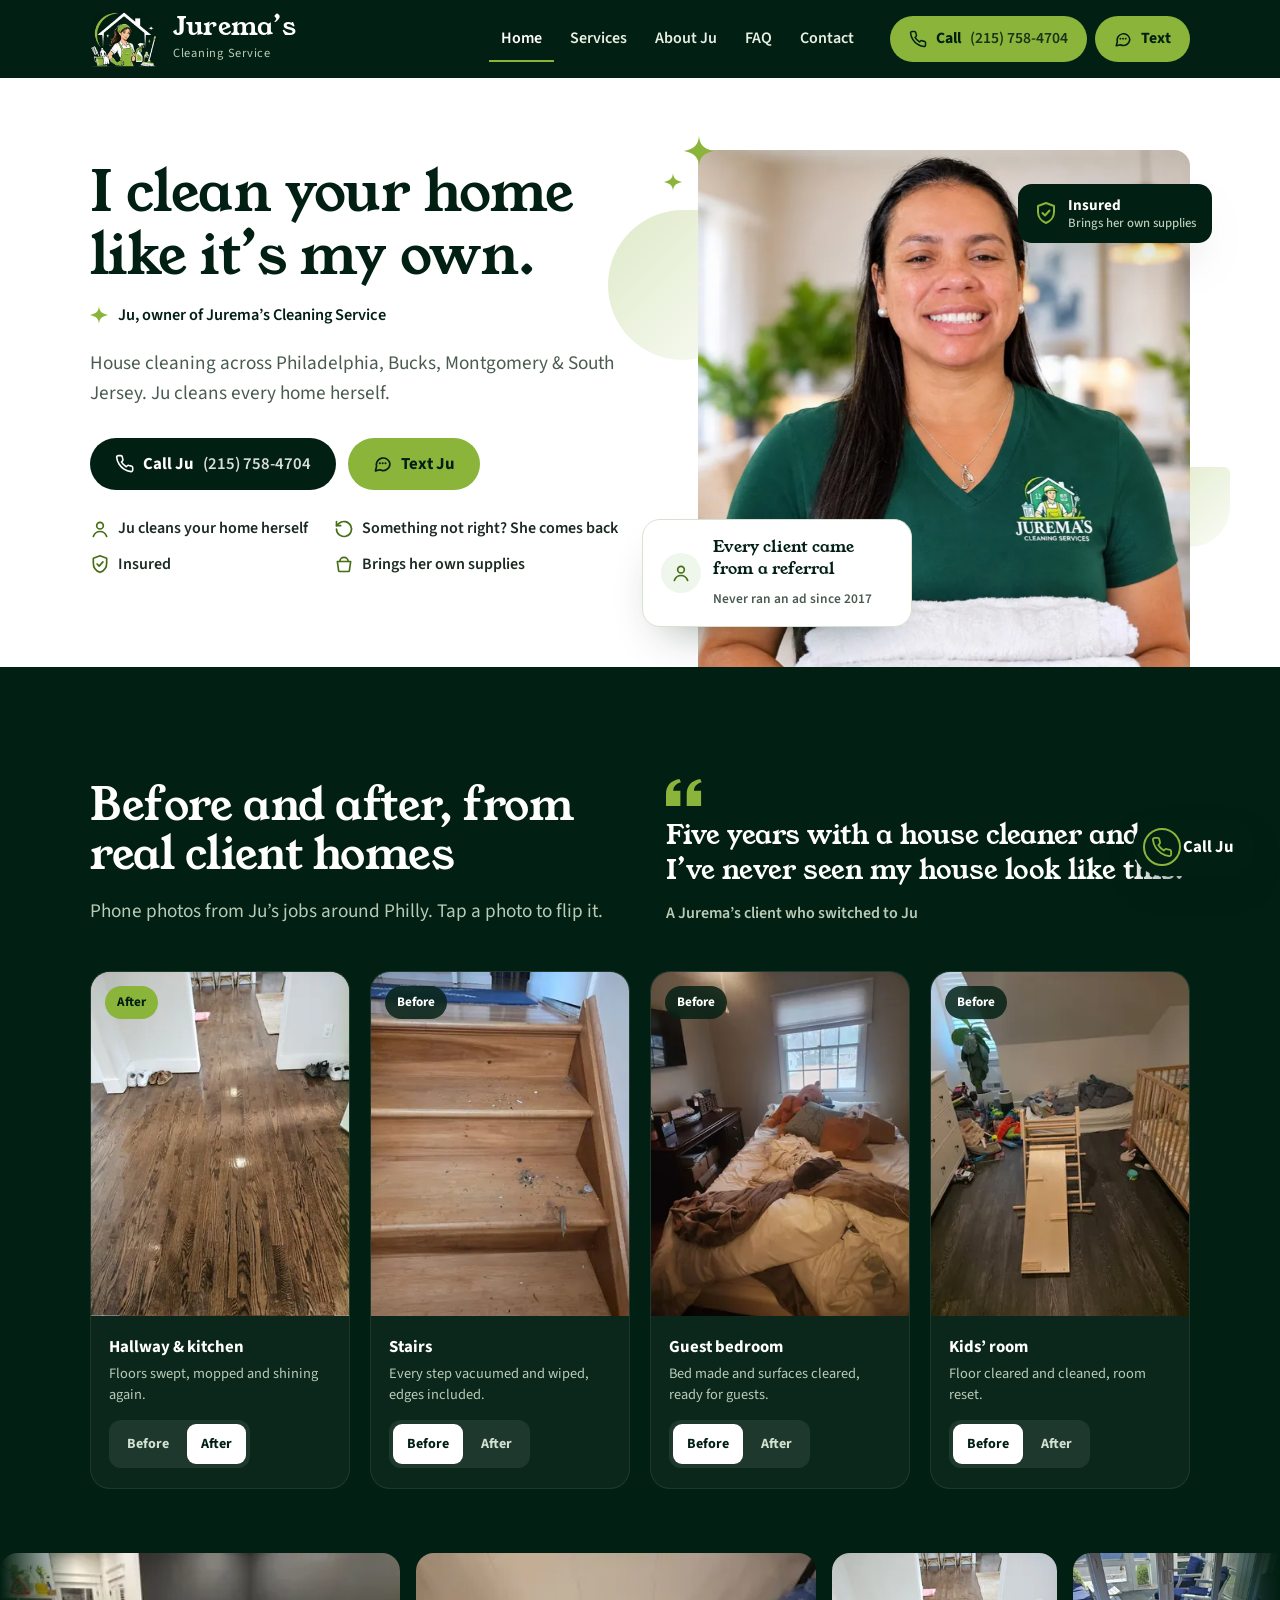
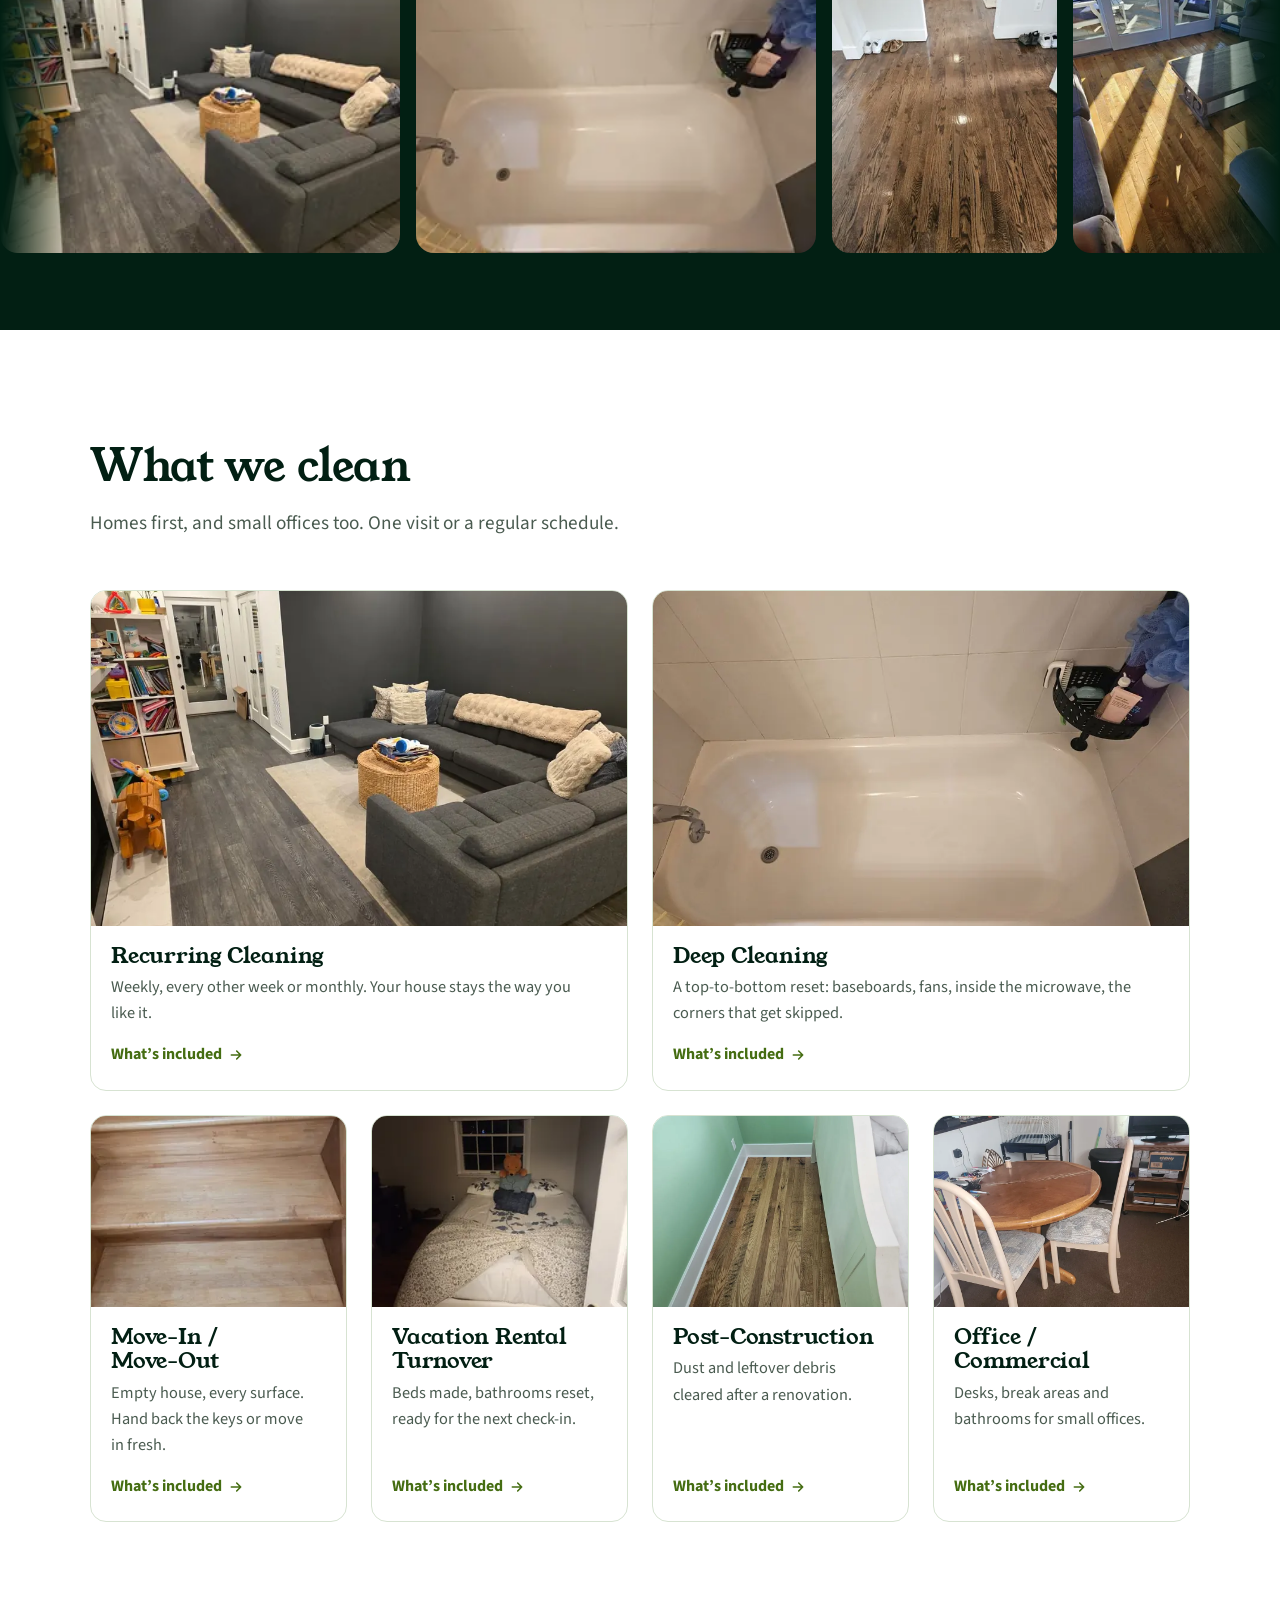
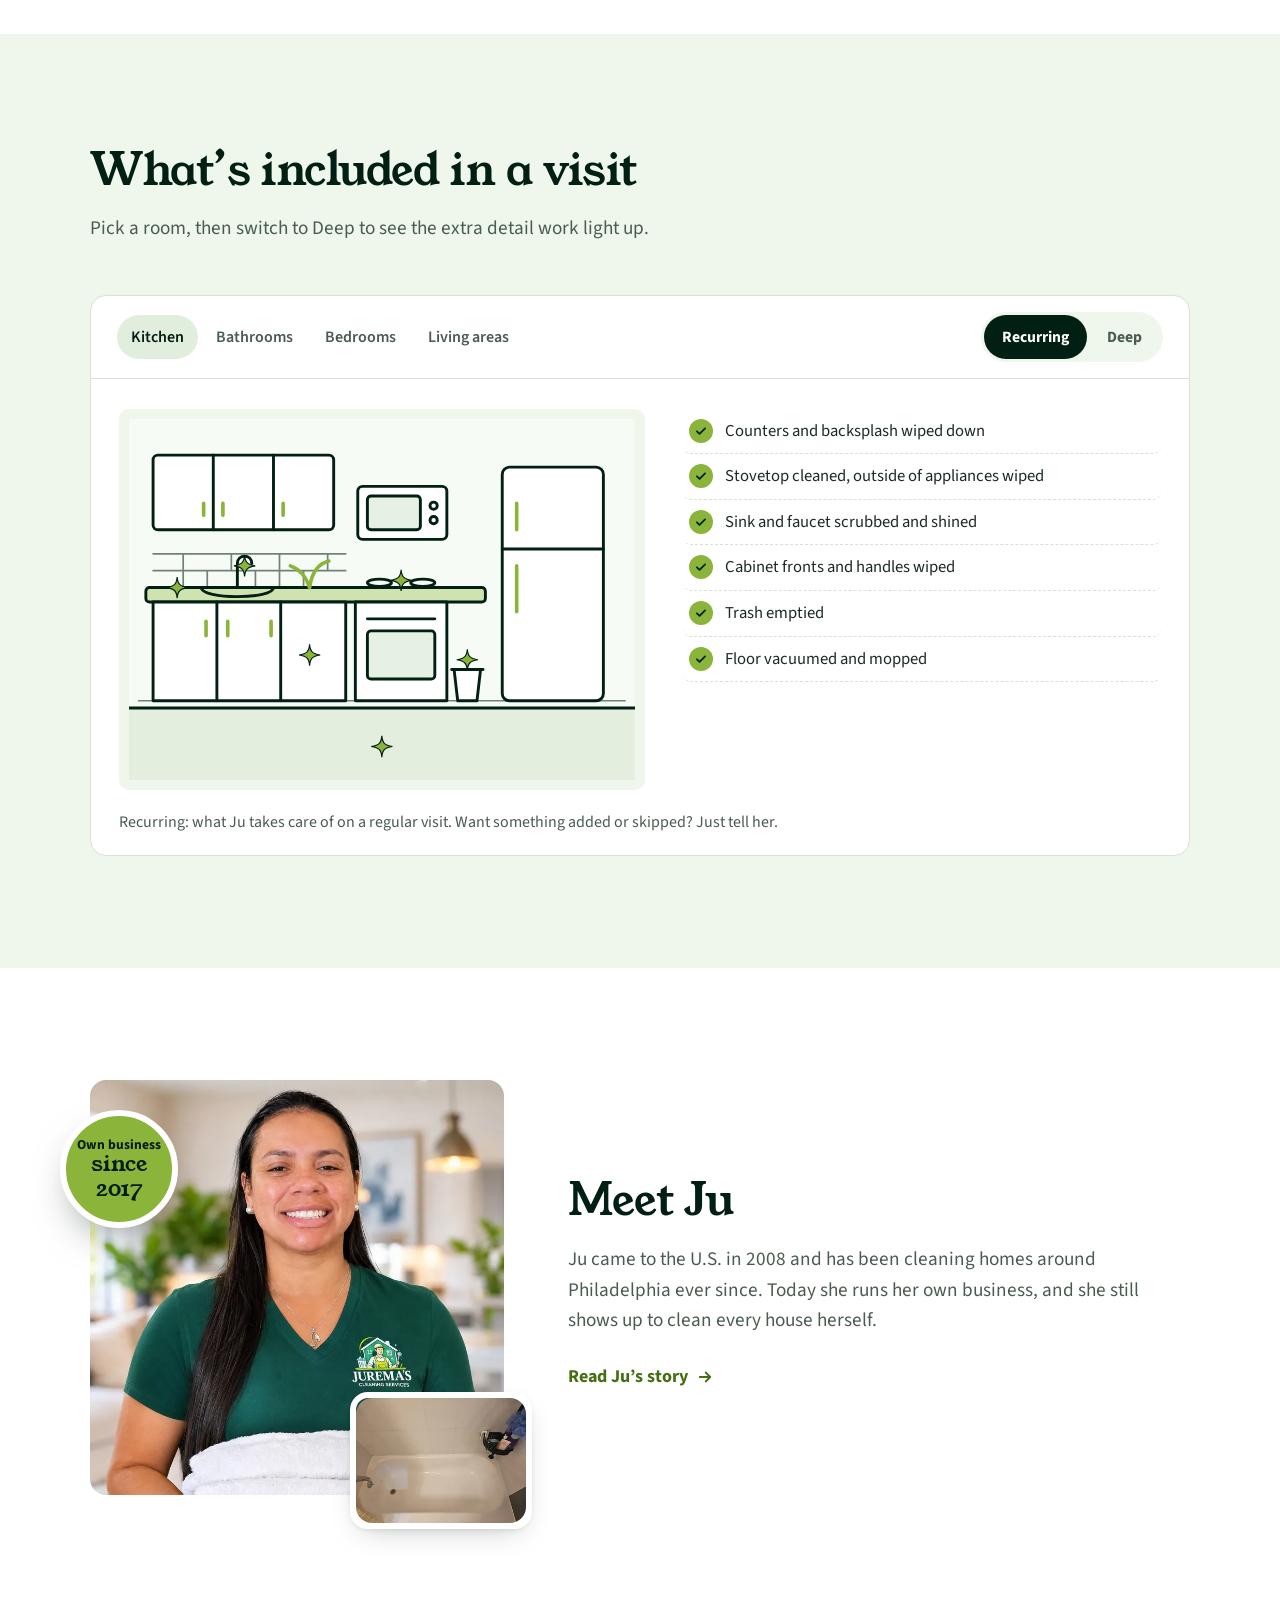
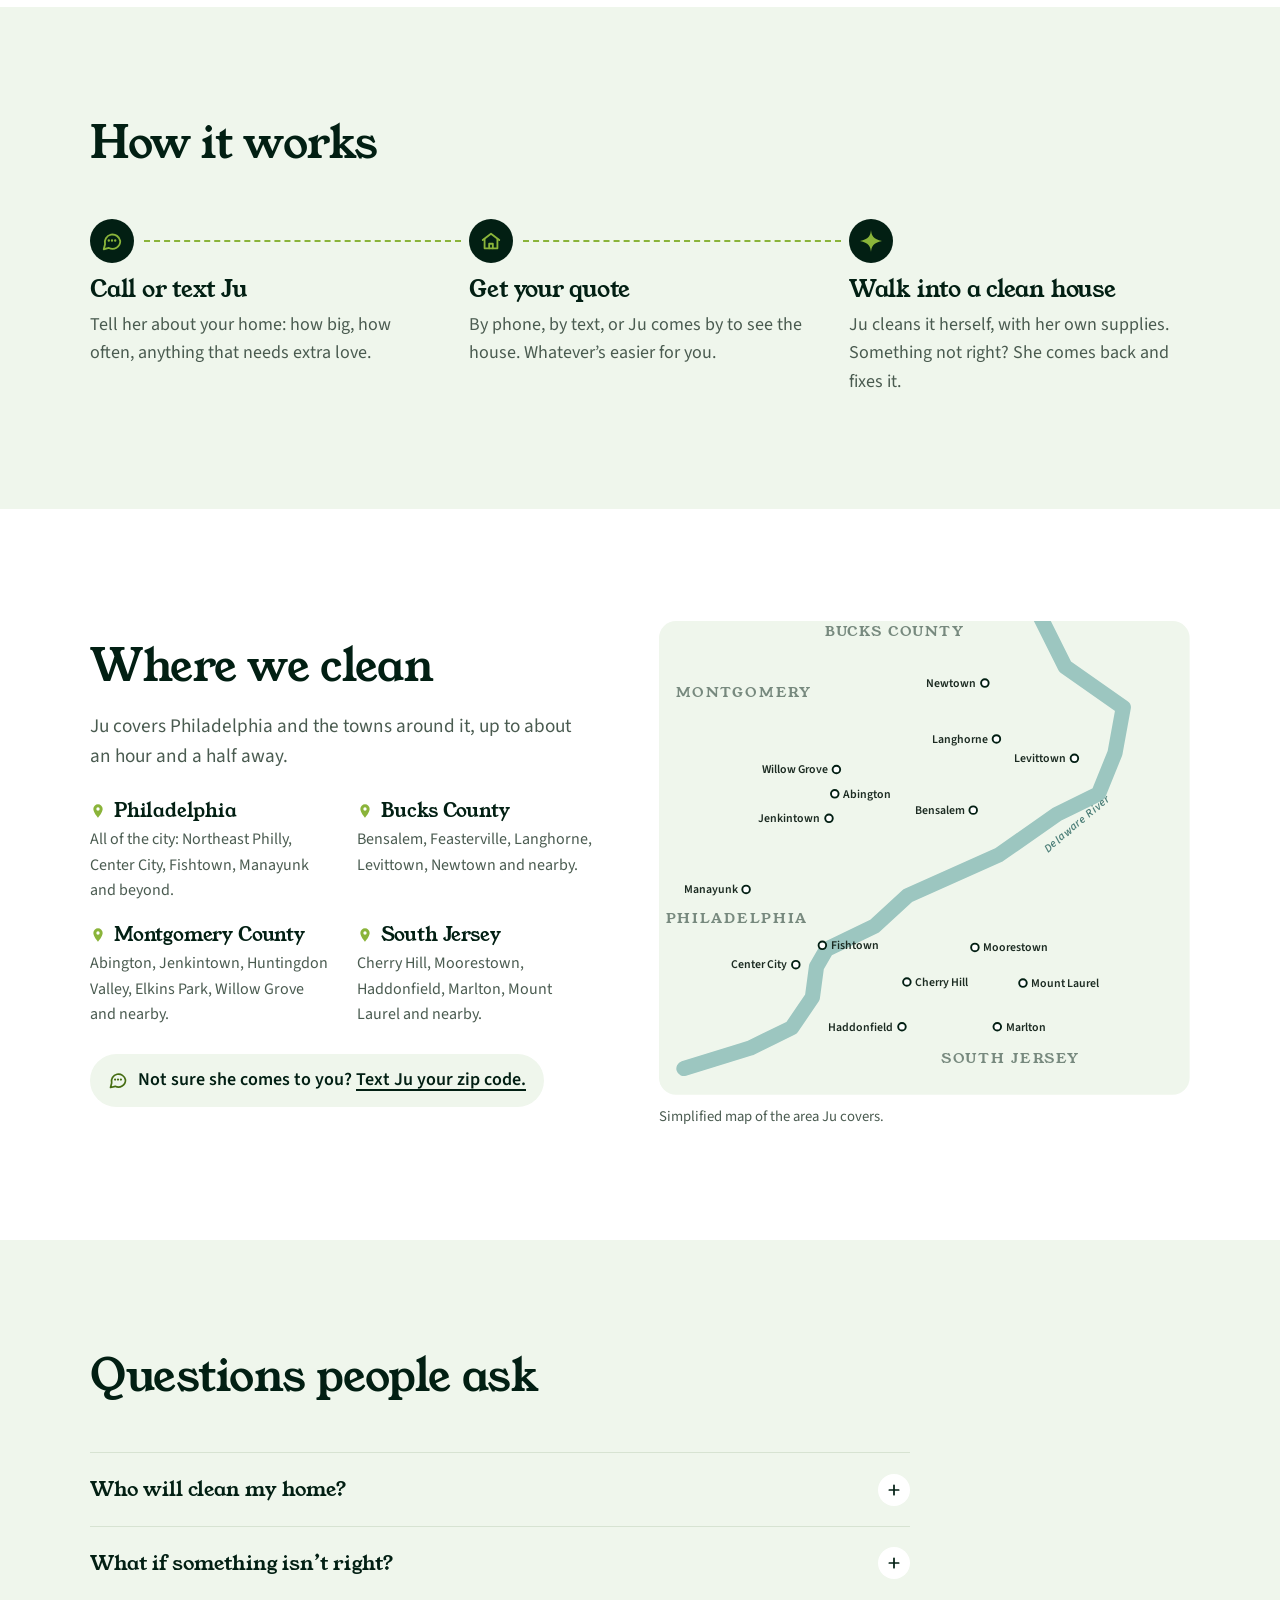
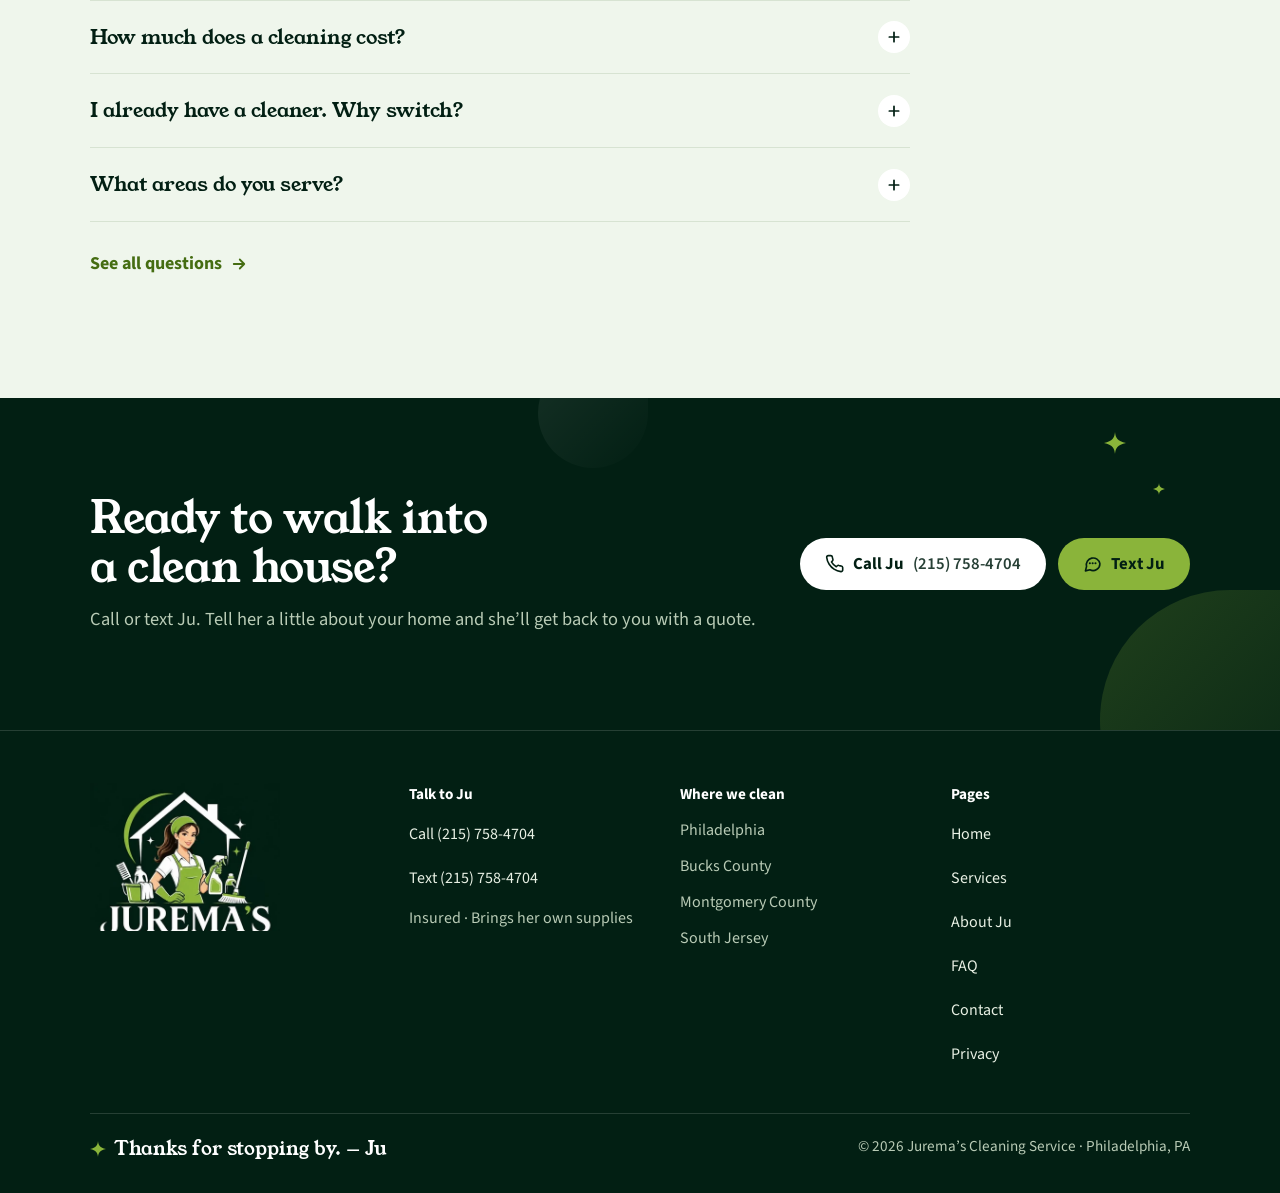
<file: index.html>
<!DOCTYPE html>
<html lang="en">
<head>
<meta charset="utf-8">
<meta name="viewport" content="width=device-width, initial-scale=1">
<title>Jurema's Cleaning Service | House Cleaning in Philadelphia</title>
<meta name="description" content="House cleaning in Philadelphia, Bucks, Montgomery and South Jersey. Owner Ju cleans every home herself. Insured, brings her own supplies. Call or text (215) 758-4704.">
<link rel="canonical" href="https://juremascleaning.vercel.app/">
<meta name="theme-color" content="#021f13">
<meta property="og:type" content="website">
<meta property="og:site_name" content="Jurema's Cleaning Service">
<meta property="og:title" content="Jurema&#x27;s Cleaning Service | House Cleaning in Philadelphia">
<meta property="og:description" content="House cleaning in Philadelphia, Bucks, Montgomery and South Jersey. Owner Ju cleans every home herself. Insured, brings her own supplies. Call or text (215) 758-4704.">
<meta property="og:url" content="https://juremascleaning.vercel.app/">
<meta property="og:image" content="https://juremascleaning.vercel.app/og-image.jpg">
<meta property="og:image:width" content="1200"><meta property="og:image:height" content="630">
<meta name="twitter:card" content="summary_large_image">
<link rel="icon" href="/favicon.ico" sizes="48x48">
<link rel="icon" type="image/png" href="/img/favicon-32.png" sizes="32x32">
<link rel="apple-touch-icon" href="/apple-touch-icon.png">
<link rel="manifest" href="/site.webmanifest">
<link rel="preload" href="/fonts/young-serif.woff2" as="font" type="font/woff2" crossorigin>
<link rel="preload" href="/fonts/source-sans-3.woff2" as="font" type="font/woff2" crossorigin>
<link rel="stylesheet" href="/assets/style.css">
<script>document.documentElement.classList.add('js')</script>
<script type="application/ld+json">{"@context": "https://schema.org", "@type": "LocalBusiness", "@id": "https://juremascleaning.vercel.app/#business", "name": "Jurema's Cleaning Service", "url": "https://juremascleaning.vercel.app/", "telephone": "+1-215-758-4704", "image": "https://juremascleaning.vercel.app/og-image.jpg", "logo": "https://juremascleaning.vercel.app/icon-512.png", "description": "House cleaning in Philadelphia, Bucks County, Montgomery County and South Jersey. Owner Ju cleans every home herself.", "address": {"@type": "PostalAddress", "addressLocality": "Philadelphia", "addressRegion": "PA", "addressCountry": "US"}, "areaServed": [{"@type": "City", "name": "Philadelphia"}, {"@type": "AdministrativeArea", "name": "Bucks County, PA"}, {"@type": "AdministrativeArea", "name": "Montgomery County, PA"}, {"@type": "AdministrativeArea", "name": "South Jersey, NJ"}], "founder": {"@type": "Person", "name": "Ju"}, "foundingDate": "2017", "makesOffer": [{"@type": "Offer", "itemOffered": {"@type": "Service", "name": "Recurring Cleaning"}}, {"@type": "Offer", "itemOffered": {"@type": "Service", "name": "Deep Cleaning"}}, {"@type": "Offer", "itemOffered": {"@type": "Service", "name": "Move-In / Move-Out Cleaning"}}, {"@type": "Offer", "itemOffered": {"@type": "Service", "name": "Vacation Rental Turnover"}}, {"@type": "Offer", "itemOffered": {"@type": "Service", "name": "Post-Construction Cleaning"}}, {"@type": "Offer", "itemOffered": {"@type": "Service", "name": "Office / Commercial Cleaning"}}]}</script><script type="application/ld+json">{"@context": "https://schema.org", "@type": "WebSite", "name": "Jurema's Cleaning Service", "url": "https://juremascleaning.vercel.app/"}</script>
</head>
<body>
<a class="skip" href="#main">Skip to content</a>
<header class="site-header">
  <div class="wrap">
    <a class="brand" href="/">
      <img src="/img/logo-mark.webp" alt="" width="124" height="98">
      <span><span class="brand-name">Jurema&rsquo;s</span><span class="brand-sub">Cleaning Service</span></span>
    </a>
    <nav class="nav" id="site-nav" aria-label="Main"><a href="/" aria-current="page">Home</a><a href="/services">Services</a><a href="/about">About Ju</a><a href="/faq">FAQ</a><a href="/contact">Contact</a></nav>
    <div class="header-cta"><a class="btn btn--call" href="tel:+12157584704"><svg viewBox="0 0 24 24" fill="none" stroke="currentColor" stroke-width="2" stroke-linecap="round" stroke-linejoin="round" aria-hidden="true"><path d="M22 16.9v3a2 2 0 0 1-2.2 2 19.8 19.8 0 0 1-8.6-3.1 19.5 19.5 0 0 1-6-6A19.8 19.8 0 0 1 2.1 4.2 2 2 0 0 1 4.1 2h3a2 2 0 0 1 2 1.7c.1 1 .4 1.9.7 2.8a2 2 0 0 1-.5 2.1L8 9.9a16 16 0 0 0 6 6l1.3-1.3a2 2 0 0 1 2.1-.4c.9.3 1.8.6 2.8.7a2 2 0 0 1 1.7 2z"/></svg><span>Call</span> <span class="num">(215) 758-4704</span></a><a class="btn btn--text" href="sms:+12157584704"><svg viewBox="0 0 24 24" fill="none" stroke="currentColor" stroke-width="2" stroke-linecap="round" stroke-linejoin="round" aria-hidden="true"><path d="M21 12a8.5 8.5 0 0 1-12.4 7.6L3 21l1.4-5.4A8.5 8.5 0 1 1 21 12z"/><path d="M8.5 11.5h.01M12 11.5h.01M15.5 11.5h.01" stroke-width="2.6"/></svg><span>Text</span></a></div>
    <button class="menu-btn" aria-expanded="false" aria-controls="site-nav"><svg viewBox="0 0 24 24" fill="none" stroke="currentColor" stroke-width="2.2" stroke-linecap="round" aria-hidden="true"><path d="M4 7h16M4 12h16M4 17h16"/></svg><span>Menu</span></button>
  </div>
</header>
<main id="main">

<section class="hero" aria-labelledby="hero-h">
  <div class="wrap">
    <div class="hero-copy">
      <h1 id="hero-h" data-split>I clean your home like it&rsquo;s my own.</h1>
      <p class="signed rise d1"><svg viewBox="0 0 24 24" fill="currentColor" aria-hidden="true"><path d="M12 0c.6 6.4 2.6 9.9 12 12-9.4 2.1-11.4 5.6-12 12-.6-6.4-2.6-9.9-12-12C9.4 9.9 11.4 6.4 12 0z"/></svg> Ju, owner of Jurema&rsquo;s Cleaning Service</p>
      <p class="lede rise d2">House cleaning across Philadelphia, Bucks, Montgomery &amp; South Jersey. Ju cleans every home herself.</p>
      <div class="btn-row hero-btns rise d3"><a class="btn btn--call" href="tel:+12157584704"><svg viewBox="0 0 24 24" fill="none" stroke="currentColor" stroke-width="2" stroke-linecap="round" stroke-linejoin="round" aria-hidden="true"><path d="M22 16.9v3a2 2 0 0 1-2.2 2 19.8 19.8 0 0 1-8.6-3.1 19.5 19.5 0 0 1-6-6A19.8 19.8 0 0 1 2.1 4.2 2 2 0 0 1 4.1 2h3a2 2 0 0 1 2 1.7c.1 1 .4 1.9.7 2.8a2 2 0 0 1-.5 2.1L8 9.9a16 16 0 0 0 6 6l1.3-1.3a2 2 0 0 1 2.1-.4c.9.3 1.8.6 2.8.7a2 2 0 0 1 1.7 2z"/></svg><span>Call Ju</span> <span class="num">(215) 758-4704</span></a><a class="btn btn--text shine" href="sms:+12157584704"><svg viewBox="0 0 24 24" fill="none" stroke="currentColor" stroke-width="2" stroke-linecap="round" stroke-linejoin="round" aria-hidden="true"><path d="M21 12a8.5 8.5 0 0 1-12.4 7.6L3 21l1.4-5.4A8.5 8.5 0 1 1 21 12z"/><path d="M8.5 11.5h.01M12 11.5h.01M15.5 11.5h.01" stroke-width="2.6"/></svg><span>Text Ju</span></a></div>
      <div class="rise d4"><ul class="trust">
  <li><svg viewBox="0 0 24 24" fill="none" stroke="currentColor" stroke-width="2" stroke-linecap="round" stroke-linejoin="round" aria-hidden="true"><circle cx="12" cy="8" r="4"/><path d="M4 21c1.5-4 4.5-6 8-6s6.5 2 8 6"/></svg> Ju cleans your home herself</li>
  <li><svg viewBox="0 0 24 24" fill="none" stroke="currentColor" stroke-width="2" stroke-linecap="round" stroke-linejoin="round" aria-hidden="true"><path d="M3 12a9 9 0 1 0 3-6.7L3 8"/><path d="M3 3v5h5"/></svg> Something not right? She comes back</li>
  <li><svg viewBox="0 0 24 24" fill="none" stroke="currentColor" stroke-width="2" stroke-linecap="round" stroke-linejoin="round" aria-hidden="true"><path d="M12 2l8 3v6c0 5-3.4 9.3-8 11-4.6-1.7-8-6-8-11V5z"/><path d="M8.5 12l2.5 2.5 4.5-5"/></svg> Insured</li>
  <li><svg viewBox="0 0 24 24" fill="none" stroke="currentColor" stroke-width="2" stroke-linecap="round" stroke-linejoin="round" aria-hidden="true"><path d="M4 9h16l-1.6 11.2a1 1 0 0 1-1 .8H6.6a1 1 0 0 1-1-.8z"/><path d="M7 9a5 5 0 0 1 10 0"/></svg> Brings her own supplies</li>
</ul></div>
    </div>
    <div class="hero-photo">
      <span class="bub b1" aria-hidden="true"></span><span class="bub b2" aria-hidden="true"></span>
      <span class="spark"><svg viewBox="0 0 24 24" fill="currentColor" aria-hidden="true"><path d="M12 0c.6 6.4 2.6 9.9 12 12-9.4 2.1-11.4 5.6-12 12-.6-6.4-2.6-9.9-12-12C9.4 9.9 11.4 6.4 12 0z"/></svg></span><span class="spark s2"><svg viewBox="0 0 24 24" fill="currentColor" aria-hidden="true"><path d="M12 0c.6 6.4 2.6 9.9 12 12-9.4 2.1-11.4 5.6-12 12-.6-6.4-2.6-9.9-12-12C9.4 9.9 11.4 6.4 12 0z"/></svg></span>
      <div class="float-badge" aria-hidden="true"><svg viewBox="0 0 24 24" fill="none" stroke="currentColor" stroke-width="2" stroke-linecap="round" stroke-linejoin="round" aria-hidden="true"><path d="M12 2l8 3v6c0 5-3.4 9.3-8 11-4.6-1.7-8-6-8-11V5z"/><path d="M8.5 12l2.5 2.5 4.5-5"/></svg><span>Insured<small>Brings her own supplies</small></span></div>
      <div class="float-review"><span class="fr-ico"><svg viewBox="0 0 24 24" fill="none" stroke="currentColor" stroke-width="2" stroke-linecap="round" stroke-linejoin="round" aria-hidden="true"><circle cx="12" cy="8" r="4"/><path d="M4 21c1.5-4 4.5-6 8-6s6.5 2 8 6"/></svg></span><div><p>Every client came from a referral</p><small>Never ran an ad since 2017</small></div></div>
      <div class="ph-clip"><img src="/img/ju-1200.webp" srcset="/img/ju-400.webp 400w, /img/ju-800.webp 800w, /img/ju-1200.webp 1200w" sizes="(max-width: 900px) 100vw, 500px" alt="Ju, owner of Jurema&#x27;s Cleaning Service, smiling and holding a stack of white towels" width="1200" height="1200" fetchpriority="high"></div>
    </div>
  </div>
</section>

<section class="section ba-sec" aria-labelledby="ba-h">
  <div class="wrap">
    <div class="ba-layout">
      <div class="ba-head" data-reveal><h2 id="ba-h">Before and after, from real client homes</h2>
      <p class="lede">Phone photos from Ju&rsquo;s jobs around Philly. Tap a photo to flip it.</p></div>
      <div class="ba-quote" data-reveal><blockquote class="quote-real">
  <span class="quote-mark"><svg viewBox="0 0 40 30" fill="currentColor" aria-hidden="true"><path d="M0 30V17C0 7.6 5 1.8 15 0l1.6 3.6C11 5.2 8.4 8.4 8 13h8v17H0zm23 0V17c0-9.4 5-15.2 15-17l1.6 3.6C34 5.2 31.4 8.4 31 13h8v17H23z"/></svg></span>
  <p>Five years with a house cleaner and I&rsquo;ve never seen my house look like this.</p>
  <footer>A Jurema&rsquo;s client who switched to Ju</footer>
</blockquote></div>
      <div class="ba-grid" data-stagger="up"><figure class="ba" data-ba>
  <div class="ba-media" role="button" tabindex="0" aria-label="Hallway &amp; kitchen: show before or after">
    <img class="ba-b" src="/img/kitchen-before-900.webp" srcset="/img/kitchen-before-320.webp 320w, /img/kitchen-before-480.webp 480w, /img/kitchen-before-900.webp 900w" sizes="(max-width: 640px) 46vw, 270px" alt="Hallway &amp; kitchen, before cleaning" width="900" height="1200" decoding="async">
    <img class="ba-a" src="/img/kitchen-after-900.webp" srcset="/img/kitchen-after-320.webp 320w, /img/kitchen-after-480.webp 480w, /img/kitchen-after-900.webp 900w" sizes="(max-width: 640px) 46vw, 270px" alt="Hallway &amp; kitchen, after cleaning" width="900" height="1200" decoding="async">
    <span class="ba-tag" aria-hidden="true">Before</span>
  </div>
  <figcaption><strong>Hallway &amp; kitchen</strong><span class="ba-desc">Floors swept, mopped and shining again.</span>
    <div class="ba-toggle" role="group" aria-label="Hallway &amp; kitchen"><button type="button" data-v="b" aria-pressed="true">Before</button><button type="button" data-v="a" aria-pressed="false">After</button></div>
  </figcaption>
</figure><figure class="ba" data-ba>
  <div class="ba-media" role="button" tabindex="0" aria-label="Stairs: show before or after">
    <img class="ba-b" src="/img/stairs-before-900.webp" srcset="/img/stairs-before-320.webp 320w, /img/stairs-before-480.webp 480w, /img/stairs-before-900.webp 900w" sizes="(max-width: 640px) 46vw, 270px" alt="Stairs, before cleaning" width="900" height="1200" decoding="async">
    <img class="ba-a" src="/img/stairs-after-900.webp" srcset="/img/stairs-after-320.webp 320w, /img/stairs-after-480.webp 480w, /img/stairs-after-900.webp 900w" sizes="(max-width: 640px) 46vw, 270px" alt="Stairs, after cleaning" width="900" height="1200" decoding="async">
    <span class="ba-tag" aria-hidden="true">Before</span>
  </div>
  <figcaption><strong>Stairs</strong><span class="ba-desc">Every step vacuumed and wiped, edges included.</span>
    <div class="ba-toggle" role="group" aria-label="Stairs"><button type="button" data-v="b" aria-pressed="true">Before</button><button type="button" data-v="a" aria-pressed="false">After</button></div>
  </figcaption>
</figure><figure class="ba" data-ba>
  <div class="ba-media" role="button" tabindex="0" aria-label="Guest bedroom: show before or after">
    <img class="ba-b" src="/img/bed2-before-900.webp" srcset="/img/bed2-before-320.webp 320w, /img/bed2-before-480.webp 480w, /img/bed2-before-900.webp 900w" sizes="(max-width: 640px) 46vw, 270px" alt="Guest bedroom, before cleaning" width="900" height="1200" decoding="async">
    <img class="ba-a" src="/img/bed2-after-900.webp" srcset="/img/bed2-after-320.webp 320w, /img/bed2-after-480.webp 480w, /img/bed2-after-900.webp 900w" sizes="(max-width: 640px) 46vw, 270px" alt="Guest bedroom, after cleaning" width="900" height="1200" decoding="async">
    <span class="ba-tag" aria-hidden="true">Before</span>
  </div>
  <figcaption><strong>Guest bedroom</strong><span class="ba-desc">Bed made and surfaces cleared, ready for guests.</span>
    <div class="ba-toggle" role="group" aria-label="Guest bedroom"><button type="button" data-v="b" aria-pressed="true">Before</button><button type="button" data-v="a" aria-pressed="false">After</button></div>
  </figcaption>
</figure><figure class="ba" data-ba>
  <div class="ba-media" role="button" tabindex="0" aria-label="Kids’ room: show before or after">
    <img class="ba-b" src="/img/kids-before-900.webp" srcset="/img/kids-before-320.webp 320w, /img/kids-before-480.webp 480w, /img/kids-before-900.webp 900w" sizes="(max-width: 640px) 46vw, 270px" alt="Kids’ room, before cleaning" width="900" height="1200" decoding="async">
    <img class="ba-a" src="/img/kids-after-900.webp" srcset="/img/kids-after-320.webp 320w, /img/kids-after-480.webp 480w, /img/kids-after-900.webp 900w" sizes="(max-width: 640px) 46vw, 270px" alt="Kids’ room, after cleaning" width="900" height="1200" decoding="async">
    <span class="ba-tag" aria-hidden="true">Before</span>
  </div>
  <figcaption><strong>Kids&rsquo; room</strong><span class="ba-desc">Floor cleared and cleaned, room reset.</span>
    <div class="ba-toggle" role="group" aria-label="Kids’ room"><button type="button" data-v="b" aria-pressed="true">Before</button><button type="button" data-v="a" aria-pressed="false">After</button></div>
  </figcaption>
</figure></div>
    </div>
  </div>
</section>

<section class="gal" aria-label="More of Ju&rsquo;s work"><div class="gal-wrap"><div class="gal-track"><img src="/img/family-after-480.webp" srcset="/img/family-after-320.webp 320w, /img/family-after-480.webp 480w" sizes="260px" alt="Family room, cleaned" width="900" height="675" loading="lazy" decoding="async"><img src="/img/tub-after-480.webp" srcset="/img/tub-after-320.webp 320w, /img/tub-after-480.webp 480w" sizes="260px" alt="Bathtub, scrubbed" width="900" height="675" loading="lazy" decoding="async"><img src="/img/kitchen-after-480.webp" srcset="/img/kitchen-after-320.webp 320w, /img/kitchen-after-480.webp 480w" sizes="260px" alt="Kitchen floor, mopped" width="900" height="1200" loading="lazy" decoding="async"><img src="/img/sunroom-after-480.webp" srcset="/img/sunroom-after-320.webp 320w, /img/sunroom-after-480.webp 480w" sizes="260px" alt="Sunroom, reset" width="900" height="1200" loading="lazy" decoding="async"><img src="/img/bed2-after-480.webp" srcset="/img/bed2-after-320.webp 320w, /img/bed2-after-480.webp 480w" sizes="260px" alt="Guest bed, made" width="900" height="1200" loading="lazy" decoding="async"><img src="/img/hall-after-480.webp" srcset="/img/hall-after-320.webp 320w, /img/hall-after-480.webp 480w" sizes="260px" alt="Hallway floor, clean" width="900" height="675" loading="lazy" decoding="async"><img src="/img/couch-after-480.webp" srcset="/img/couch-after-320.webp 320w, /img/couch-after-480.webp 480w" sizes="260px" alt="Couch, cushions back on" width="900" height="675" loading="lazy" decoding="async"><img src="/img/stairs-after-480.webp" srcset="/img/stairs-after-320.webp 320w, /img/stairs-after-480.webp 480w" sizes="260px" alt="Stairs, wiped" width="900" height="1200" loading="lazy" decoding="async"><img src="/img/runner-after-480.webp" srcset="/img/runner-after-320.webp 320w, /img/runner-after-480.webp 480w" sizes="260px" alt="Runner rug, vacuumed" width="900" height="1200" loading="lazy" decoding="async"><img src="/img/kids-after-480.webp" srcset="/img/kids-after-320.webp 320w, /img/kids-after-480.webp 480w" sizes="260px" alt="Kids’ room, floor done" width="900" height="1200" loading="lazy" decoding="async"><span class="gal-dup" aria-hidden="true"><img src="/img/family-after-480.webp" srcset="/img/family-after-320.webp 320w, /img/family-after-480.webp 480w" sizes="260px" aria-hidden="true" alt="Family room, cleaned" width="900" height="675" loading="lazy" decoding="async"><img src="/img/tub-after-480.webp" srcset="/img/tub-after-320.webp 320w, /img/tub-after-480.webp 480w" sizes="260px" aria-hidden="true" alt="Bathtub, scrubbed" width="900" height="675" loading="lazy" decoding="async"><img src="/img/kitchen-after-480.webp" srcset="/img/kitchen-after-320.webp 320w, /img/kitchen-after-480.webp 480w" sizes="260px" aria-hidden="true" alt="Kitchen floor, mopped" width="900" height="1200" loading="lazy" decoding="async"><img src="/img/sunroom-after-480.webp" srcset="/img/sunroom-after-320.webp 320w, /img/sunroom-after-480.webp 480w" sizes="260px" aria-hidden="true" alt="Sunroom, reset" width="900" height="1200" loading="lazy" decoding="async"><img src="/img/bed2-after-480.webp" srcset="/img/bed2-after-320.webp 320w, /img/bed2-after-480.webp 480w" sizes="260px" aria-hidden="true" alt="Guest bed, made" width="900" height="1200" loading="lazy" decoding="async"><img src="/img/hall-after-480.webp" srcset="/img/hall-after-320.webp 320w, /img/hall-after-480.webp 480w" sizes="260px" aria-hidden="true" alt="Hallway floor, clean" width="900" height="675" loading="lazy" decoding="async"><img src="/img/couch-after-480.webp" srcset="/img/couch-after-320.webp 320w, /img/couch-after-480.webp 480w" sizes="260px" aria-hidden="true" alt="Couch, cushions back on" width="900" height="675" loading="lazy" decoding="async"><img src="/img/stairs-after-480.webp" srcset="/img/stairs-after-320.webp 320w, /img/stairs-after-480.webp 480w" sizes="260px" aria-hidden="true" alt="Stairs, wiped" width="900" height="1200" loading="lazy" decoding="async"><img src="/img/runner-after-480.webp" srcset="/img/runner-after-320.webp 320w, /img/runner-after-480.webp 480w" sizes="260px" aria-hidden="true" alt="Runner rug, vacuumed" width="900" height="1200" loading="lazy" decoding="async"><img src="/img/kids-after-480.webp" srcset="/img/kids-after-320.webp 320w, /img/kids-after-480.webp 480w" sizes="260px" aria-hidden="true" alt="Kids’ room, floor done" width="900" height="1200" loading="lazy" decoding="async"></span></div></div></section>

<section class="section" aria-labelledby="svc-h">
  <div class="wrap">
    <div class="sec-head" data-reveal>
      <h2 id="svc-h">What we clean</h2>
      <p class="lede">Homes first, and small offices too. One visit or a regular schedule.</p>
    </div>
    <div class="svc-grid" data-stagger="up"><a class="svc svc--big" href="/services#recurring">
  <div class="ph"><img src="/img/family-after-900.webp" srcset="/img/family-after-320.webp 320w, /img/family-after-480.webp 480w, /img/family-after-900.webp 900w" sizes="(max-width: 900px) 104px, 560px" alt="Family room after a recurring clean" width="900" height="675" loading="lazy" decoding="async"></div>
  <div class="txt"><h3>Recurring Cleaning</h3><p>Weekly, every other week or monthly. Your house stays the way you like it.</p><span class="more">What&rsquo;s included <svg viewBox="0 0 24 24" fill="none" stroke="currentColor" stroke-width="2.4" stroke-linecap="round" stroke-linejoin="round" aria-hidden="true"><path d="M5 12h14M13 6l6 6-6 6"/></svg></span></div>
</a><a class="svc svc--big" href="/services#deep">
  <div class="ph"><img src="/img/tub-after-900.webp" srcset="/img/tub-after-320.webp 320w, /img/tub-after-480.webp 480w, /img/tub-after-900.webp 900w" sizes="(max-width: 900px) 104px, 560px" alt="Bathtub after a deep clean" width="900" height="675" loading="lazy" decoding="async"></div>
  <div class="txt"><h3>Deep Cleaning</h3><p>A top-to-bottom reset: baseboards, fans, inside the microwave, the corners that get skipped.</p><span class="more">What&rsquo;s included <svg viewBox="0 0 24 24" fill="none" stroke="currentColor" stroke-width="2.4" stroke-linecap="round" stroke-linejoin="round" aria-hidden="true"><path d="M5 12h14M13 6l6 6-6 6"/></svg></span></div>
</a><a class="svc" href="/services#move">
  <div class="ph"><img src="/img/stairs-after-900.webp" srcset="/img/stairs-after-320.webp 320w, /img/stairs-after-480.webp 480w, /img/stairs-after-900.webp 900w" sizes="(max-width: 900px) 104px, 560px" alt="Clean wooden stairs in an empty house" width="900" height="1200" loading="lazy" decoding="async"></div>
  <div class="txt"><h3>Move-In / Move-Out</h3><p>Empty house, every surface. Hand back the keys or move in fresh.</p><span class="more">What&rsquo;s included <svg viewBox="0 0 24 24" fill="none" stroke="currentColor" stroke-width="2.4" stroke-linecap="round" stroke-linejoin="round" aria-hidden="true"><path d="M5 12h14M13 6l6 6-6 6"/></svg></span></div>
</a><a class="svc" href="/services#rental">
  <div class="ph"><img src="/img/bed2-after-900.webp" srcset="/img/bed2-after-320.webp 320w, /img/bed2-after-480.webp 480w, /img/bed2-after-900.webp 900w" sizes="(max-width: 900px) 104px, 560px" alt="Guest bedroom ready for the next guest" width="900" height="1200" loading="lazy" decoding="async"></div>
  <div class="txt"><h3>Vacation Rental Turnover</h3><p>Beds made, bathrooms reset, ready for the next check-in.</p><span class="more">What&rsquo;s included <svg viewBox="0 0 24 24" fill="none" stroke="currentColor" stroke-width="2.4" stroke-linecap="round" stroke-linejoin="round" aria-hidden="true"><path d="M5 12h14M13 6l6 6-6 6"/></svg></span></div>
</a><a class="svc" href="/services#construction">
  <div class="ph"><img src="/img/hall-after-900.webp" srcset="/img/hall-after-320.webp 320w, /img/hall-after-480.webp 480w, /img/hall-after-900.webp 900w" sizes="(max-width: 900px) 104px, 560px" alt="Freshly painted hallway with a clean wood floor" width="900" height="675" loading="lazy" decoding="async"></div>
  <div class="txt"><h3>Post-Construction</h3><p>Dust and leftover debris cleared after a renovation.</p><span class="more">What&rsquo;s included <svg viewBox="0 0 24 24" fill="none" stroke="currentColor" stroke-width="2.4" stroke-linecap="round" stroke-linejoin="round" aria-hidden="true"><path d="M5 12h14M13 6l6 6-6 6"/></svg></span></div>
</a><a class="svc" href="/services#office">
  <div class="ph"><img src="/img/table-after-900.webp" srcset="/img/table-after-320.webp 320w, /img/table-after-480.webp 480w, /img/table-after-900.webp 900w" sizes="(max-width: 900px) 104px, 560px" alt="Cleared table and chairs after cleaning" width="900" height="1200" loading="lazy" decoding="async"></div>
  <div class="txt"><h3>Office / Commercial</h3><p>Desks, break areas and bathrooms for small offices.</p><span class="more">What&rsquo;s included <svg viewBox="0 0 24 24" fill="none" stroke="currentColor" stroke-width="2.4" stroke-linecap="round" stroke-linejoin="round" aria-hidden="true"><path d="M5 12h14M13 6l6 6-6 6"/></svg></span></div>
</a></div>
  </div>
</section>

<section class="section section--mint" aria-labelledby="cl-h">
  <div class="wrap">
    <div class="sec-head" data-reveal>
      <h2 id="cl-h">What&rsquo;s included in a visit</h2>
      <p class="lede">Pick a room, then switch to Deep to see the extra detail work light up.</p>
    </div>
    <details class="cl-details" data-desktop-open>
  <summary class="cl-sum"><span>See what&rsquo;s included, room by room</span><span class="pm"><svg viewBox="0 0 24 24" fill="none" stroke="currentColor" stroke-width="2.6" stroke-linecap="round" aria-hidden="true"><path d="M12 5v14M5 12h14"/></svg></span></summary>
  <div class="checklist" data-checklist data-mode="recurring">
    <div class="cl-top">
      <div class="cl-tabs" role="tablist" aria-label="Rooms"><button type="button" role="tab" id="home-cl-t0" aria-controls="home-cl-p0" aria-selected="true" tabindex="0">Kitchen</button><button type="button" role="tab" id="home-cl-t1" aria-controls="home-cl-p1" aria-selected="false" tabindex="-1">Bathrooms</button><button type="button" role="tab" id="home-cl-t2" aria-controls="home-cl-p2" aria-selected="false" tabindex="-1">Bedrooms</button><button type="button" role="tab" id="home-cl-t3" aria-controls="home-cl-p3" aria-selected="false" tabindex="-1">Living areas</button></div>
      <div class="cl-mode" role="group" aria-label="Type of cleaning">
        <button type="button" data-mode="recurring" aria-pressed="true">Recurring</button>
        <button type="button" data-mode="deep" aria-pressed="false">Deep</button>
      </div>
    </div>
    <div class="cl-body"><div class="cl-panel" role="tabpanel" id="home-cl-p0" aria-labelledby="home-cl-t0">
  <div class="cl-art"><svg class="room-art" viewBox="0 0 420 300" aria-hidden="true" focusable="false"><rect class="wall" x="0" y="0" width="420" height="240"/><rect class="floor" x="0" y="240" width="420" height="60"/><path class="ln" d="M0 240H420"/><path class="ln thin" d="M8 234H412"/><rect class="ln fill-w" x="20" y="30" width="150" height="62" rx="4"/><path class="ln" d="M70 30V92M120 30V92"/><path class="ln acc" d="M62 70V80M78 70V80M128 70V80"/><path class="ln thin" d="M20 112H180M20 126H180M45 112V140M85 112V126M125 112V140M165 112V126M65 126V140M105 126V140M145 126V140"/><rect class="ln fill-w" x="190" y="56" width="74" height="44" rx="4"/><rect class="ln fill-m" x="198" y="64" width="44" height="28" rx="3"/><circle class="ln" cx="253" cy="72" r="3"/><circle class="ln" cx="253" cy="84" r="3"/><rect class="ln fill-l" x="14" y="140" width="282" height="12" rx="3"/><rect class="ln fill-w" x="20" y="152" width="160" height="82"/><path class="ln" d="M73 152V234M126 152V234"/><path class="ln acc" d="M64 168V180M82 168V180M118 168V180"/><path class="ln" d="M60 140C60 150 120 150 120 140"/><path class="ln" d="M90 140V120C90 112 102 112 102 120"/><rect class="ln fill-w" x="188" y="152" width="76" height="82"/><rect class="ln fill-m" x="198" y="176" width="56" height="40" rx="3"/><path class="ln" d="M198 166H254"/><ellipse class="ln" cx="208" cy="136" rx="10" ry="3"/><ellipse class="ln" cx="244" cy="136" rx="10" ry="3"/><path class="ln fill-w" d="M270 208H292L289 234H273Z"/><path class="ln" d="M268 208H294"/><rect class="ln fill-w" x="310" y="40" width="84" height="194" rx="6"/><path class="ln" d="M310 108H394"/><path class="ln acc" d="M322 70V92M322 122V160"/><path class="ln acc" d="M150 140C146 128 140 124 134 122M150 140C152 126 158 120 166 118"/><g class="hs" data-i="0" transform="translate(40 140)"><circle class="halo" r="17"/><path class="sp" d="M0-11C.6-3.8 2.6-1.4 11 0 2.6 1.4.6 3.8 0 11-.6 3.8-2.6 1.4-11 0-2.6-1.4-.6-3.8 0-11z"/></g><g class="hs" data-i="1" transform="translate(226 134)"><circle class="halo" r="17"/><path class="sp" d="M0-11C.6-3.8 2.6-1.4 11 0 2.6 1.4.6 3.8 0 11-.6 3.8-2.6 1.4-11 0-2.6-1.4-.6-3.8 0-11z"/></g><g class="hs" data-i="2" transform="translate(96 122)"><circle class="halo" r="17"/><path class="sp" d="M0-11C.6-3.8 2.6-1.4 11 0 2.6 1.4.6 3.8 0 11-.6 3.8-2.6 1.4-11 0-2.6-1.4-.6-3.8 0-11z"/></g><g class="hs" data-i="3" transform="translate(150 196)"><circle class="halo" r="17"/><path class="sp" d="M0-11C.6-3.8 2.6-1.4 11 0 2.6 1.4.6 3.8 0 11-.6 3.8-2.6 1.4-11 0-2.6-1.4-.6-3.8 0-11z"/></g><g class="hs" data-i="4" transform="translate(281 200)"><circle class="halo" r="17"/><path class="sp" d="M0-11C.6-3.8 2.6-1.4 11 0 2.6 1.4.6 3.8 0 11-.6 3.8-2.6 1.4-11 0-2.6-1.4-.6-3.8 0-11z"/></g><g class="hs" data-i="5" transform="translate(210 272)"><circle class="halo" r="17"/><path class="sp" d="M0-11C.6-3.8 2.6-1.4 11 0 2.6 1.4.6 3.8 0 11-.6 3.8-2.6 1.4-11 0-2.6-1.4-.6-3.8 0-11z"/></g><g class="hs deep" data-i="6" transform="translate(220 78)"><circle class="halo" r="17"/><path class="sp" d="M0-11C.6-3.8 2.6-1.4 11 0 2.6 1.4.6 3.8 0 11-.6 3.8-2.6 1.4-11 0-2.6-1.4-.6-3.8 0-11z"/></g><g class="hs deep" data-i="7" transform="translate(226 196)"><circle class="halo" r="17"/><path class="sp" d="M0-11C.6-3.8 2.6-1.4 11 0 2.6 1.4.6 3.8 0 11-.6 3.8-2.6 1.4-11 0-2.6-1.4-.6-3.8 0-11z"/></g><g class="hs deep" data-i="7" transform="translate(352 150)"><circle class="halo" r="17"/><path class="sp" d="M0-11C.6-3.8 2.6-1.4 11 0 2.6 1.4.6 3.8 0 11-.6 3.8-2.6 1.4-11 0-2.6-1.4-.6-3.8 0-11z"/></g><g class="hs deep" data-i="8" transform="translate(95 52)"><circle class="halo" r="17"/><path class="sp" d="M0-11C.6-3.8 2.6-1.4 11 0 2.6 1.4.6 3.8 0 11-.6 3.8-2.6 1.4-11 0-2.6-1.4-.6-3.8 0-11z"/></g><g class="hs deep" data-i="9" transform="translate(380 236)"><circle class="halo" r="17"/><path class="sp" d="M0-11C.6-3.8 2.6-1.4 11 0 2.6 1.4.6 3.8 0 11-.6 3.8-2.6 1.4-11 0-2.6-1.4-.6-3.8 0-11z"/></g></svg></div><ul class="cl-list"><li data-i="0"><span class="ck"><svg viewBox="0 0 24 24" fill="none" stroke="currentColor" stroke-width="3" stroke-linecap="round" stroke-linejoin="round" aria-hidden="true"><path d="M5 12.5l4.5 4.5L19 7.5"/></svg></span><span>Counters and backsplash wiped down</span></li><li data-i="1"><span class="ck"><svg viewBox="0 0 24 24" fill="none" stroke="currentColor" stroke-width="3" stroke-linecap="round" stroke-linejoin="round" aria-hidden="true"><path d="M5 12.5l4.5 4.5L19 7.5"/></svg></span><span>Stovetop cleaned, outside of appliances wiped</span></li><li data-i="2"><span class="ck"><svg viewBox="0 0 24 24" fill="none" stroke="currentColor" stroke-width="3" stroke-linecap="round" stroke-linejoin="round" aria-hidden="true"><path d="M5 12.5l4.5 4.5L19 7.5"/></svg></span><span>Sink and faucet scrubbed and shined</span></li><li data-i="3"><span class="ck"><svg viewBox="0 0 24 24" fill="none" stroke="currentColor" stroke-width="3" stroke-linecap="round" stroke-linejoin="round" aria-hidden="true"><path d="M5 12.5l4.5 4.5L19 7.5"/></svg></span><span>Cabinet fronts and handles wiped</span></li><li data-i="4"><span class="ck"><svg viewBox="0 0 24 24" fill="none" stroke="currentColor" stroke-width="3" stroke-linecap="round" stroke-linejoin="round" aria-hidden="true"><path d="M5 12.5l4.5 4.5L19 7.5"/></svg></span><span>Trash emptied</span></li><li data-i="5"><span class="ck"><svg viewBox="0 0 24 24" fill="none" stroke="currentColor" stroke-width="3" stroke-linecap="round" stroke-linejoin="round" aria-hidden="true"><path d="M5 12.5l4.5 4.5L19 7.5"/></svg></span><span>Floor vacuumed and mopped</span></li><li class="deep" data-i="6"><span class="ck"><svg viewBox="0 0 24 24" fill="none" stroke="currentColor" stroke-width="3" stroke-linecap="round" stroke-linejoin="round" aria-hidden="true"><path d="M5 12.5l4.5 4.5L19 7.5"/></svg></span><span>Inside the microwave<span class="flag">Deep</span></span></li><li class="deep" data-i="7"><span class="ck"><svg viewBox="0 0 24 24" fill="none" stroke="currentColor" stroke-width="3" stroke-linecap="round" stroke-linejoin="round" aria-hidden="true"><path d="M5 12.5l4.5 4.5L19 7.5"/></svg></span><span>Inside the oven and fridge<span class="flag">Deep</span></span></li><li class="deep" data-i="8"><span class="ck"><svg viewBox="0 0 24 24" fill="none" stroke="currentColor" stroke-width="3" stroke-linecap="round" stroke-linejoin="round" aria-hidden="true"><path d="M5 12.5l4.5 4.5L19 7.5"/></svg></span><span>Cabinet fronts detailed, top to bottom<span class="flag">Deep</span></span></li><li class="deep" data-i="9"><span class="ck"><svg viewBox="0 0 24 24" fill="none" stroke="currentColor" stroke-width="3" stroke-linecap="round" stroke-linejoin="round" aria-hidden="true"><path d="M5 12.5l4.5 4.5L19 7.5"/></svg></span><span>Baseboards, door frames and light switches<span class="flag">Deep</span></span></li></ul></div><div class="cl-panel" role="tabpanel" id="home-cl-p1" aria-labelledby="home-cl-t1" hidden>
  <div class="cl-art"><svg class="room-art" viewBox="0 0 420 300" aria-hidden="true" focusable="false"><rect class="wall" x="0" y="0" width="420" height="240"/><rect class="floor" x="0" y="240" width="420" height="60"/><path class="ln" d="M0 240H420"/><path class="ln thin" d="M8 234H412"/><rect class="fill-m" x="20" y="40" width="180" height="130"/><path class="ln thin" d="M20 66H200M20 92H200M20 118H200M20 144H200M46 40V170M72 40V170M98 40V170M124 40V170M150 40V170M176 40V170"/><path class="ln" d="M20 40H200V170"/><path class="ln" d="M172 40V58M160 64L172 58 184 64"/><path class="ln acc" d="M164 72V80M172 72V82M180 72V80"/><rect class="ln fill-w" x="16" y="166" width="190" height="62" rx="22"/><path class="ln" d="M40 228V236M182 228V236"/><rect class="ln fill-w" x="240" y="16" width="44" height="18" rx="2"/><path class="ln thin" d="M246 22H278M246 28H278"/><rect class="ln fill-w" x="236" y="146" width="44" height="40" rx="5"/><path class="ln fill-w" d="M230 188H286C286 210 270 216 258 216 246 216 230 210 230 188Z"/><path class="ln" d="M248 216L246 234H270L268 216"/><path class="ln fill-w" d="M210 212H226L224 234H212Z"/><rect class="ln fill-w" x="316" y="58" width="72" height="80" rx="34"/><path class="ln thin" d="M336 80C340 74 346 72 352 72"/><rect class="ln fill-l" x="300" y="152" width="104" height="10" rx="3"/><rect class="ln fill-w" x="306" y="162" width="92" height="72"/><path class="ln" d="M352 162V234"/><path class="ln acc" d="M344 186V198M360 186V198"/><path class="ln" d="M352 152V140C352 134 362 134 362 140"/><g class="hs" data-i="0" transform="translate(110 196)"><circle class="halo" r="17"/><path class="sp" d="M0-11C.6-3.8 2.6-1.4 11 0 2.6 1.4.6 3.8 0 11-.6 3.8-2.6 1.4-11 0-2.6-1.4-.6-3.8 0-11z"/></g><g class="hs" data-i="1" transform="translate(258 198)"><circle class="halo" r="17"/><path class="sp" d="M0-11C.6-3.8 2.6-1.4 11 0 2.6 1.4.6 3.8 0 11-.6 3.8-2.6 1.4-11 0-2.6-1.4-.6-3.8 0-11z"/></g><g class="hs" data-i="2" transform="translate(336 148)"><circle class="halo" r="17"/><path class="sp" d="M0-11C.6-3.8 2.6-1.4 11 0 2.6 1.4.6 3.8 0 11-.6 3.8-2.6 1.4-11 0-2.6-1.4-.6-3.8 0-11z"/></g><g class="hs" data-i="3" transform="translate(352 98)"><circle class="halo" r="17"/><path class="sp" d="M0-11C.6-3.8 2.6-1.4 11 0 2.6 1.4.6 3.8 0 11-.6 3.8-2.6 1.4-11 0-2.6-1.4-.6-3.8 0-11z"/></g><g class="hs" data-i="4" transform="translate(218 204)"><circle class="halo" r="17"/><path class="sp" d="M0-11C.6-3.8 2.6-1.4 11 0 2.6 1.4.6 3.8 0 11-.6 3.8-2.6 1.4-11 0-2.6-1.4-.6-3.8 0-11z"/></g><g class="hs" data-i="5" transform="translate(160 272)"><circle class="halo" r="17"/><path class="sp" d="M0-11C.6-3.8 2.6-1.4 11 0 2.6 1.4.6 3.8 0 11-.6 3.8-2.6 1.4-11 0-2.6-1.4-.6-3.8 0-11z"/></g><g class="hs deep" data-i="6" transform="translate(72 106)"><circle class="halo" r="17"/><path class="sp" d="M0-11C.6-3.8 2.6-1.4 11 0 2.6 1.4.6 3.8 0 11-.6 3.8-2.6 1.4-11 0-2.6-1.4-.6-3.8 0-11z"/></g><g class="hs deep" data-i="7" transform="translate(262 25)"><circle class="halo" r="17"/><path class="sp" d="M0-11C.6-3.8 2.6-1.4 11 0 2.6 1.4.6 3.8 0 11-.6 3.8-2.6 1.4-11 0-2.6-1.4-.6-3.8 0-11z"/></g><g class="hs deep" data-i="8" transform="translate(330 210)"><circle class="halo" r="17"/><path class="sp" d="M0-11C.6-3.8 2.6-1.4 11 0 2.6 1.4.6 3.8 0 11-.6 3.8-2.6 1.4-11 0-2.6-1.4-.6-3.8 0-11z"/></g><g class="hs deep" data-i="9" transform="translate(292 236)"><circle class="halo" r="17"/><path class="sp" d="M0-11C.6-3.8 2.6-1.4 11 0 2.6 1.4.6 3.8 0 11-.6 3.8-2.6 1.4-11 0-2.6-1.4-.6-3.8 0-11z"/></g></svg></div><ul class="cl-list"><li data-i="0"><span class="ck"><svg viewBox="0 0 24 24" fill="none" stroke="currentColor" stroke-width="3" stroke-linecap="round" stroke-linejoin="round" aria-hidden="true"><path d="M5 12.5l4.5 4.5L19 7.5"/></svg></span><span>Tub, shower and tile scrubbed</span></li><li data-i="1"><span class="ck"><svg viewBox="0 0 24 24" fill="none" stroke="currentColor" stroke-width="3" stroke-linecap="round" stroke-linejoin="round" aria-hidden="true"><path d="M5 12.5l4.5 4.5L19 7.5"/></svg></span><span>Toilet cleaned and disinfected</span></li><li data-i="2"><span class="ck"><svg viewBox="0 0 24 24" fill="none" stroke="currentColor" stroke-width="3" stroke-linecap="round" stroke-linejoin="round" aria-hidden="true"><path d="M5 12.5l4.5 4.5L19 7.5"/></svg></span><span>Sink, counter and fixtures shined</span></li><li data-i="3"><span class="ck"><svg viewBox="0 0 24 24" fill="none" stroke="currentColor" stroke-width="3" stroke-linecap="round" stroke-linejoin="round" aria-hidden="true"><path d="M5 12.5l4.5 4.5L19 7.5"/></svg></span><span>Mirrors cleaned</span></li><li data-i="4"><span class="ck"><svg viewBox="0 0 24 24" fill="none" stroke="currentColor" stroke-width="3" stroke-linecap="round" stroke-linejoin="round" aria-hidden="true"><path d="M5 12.5l4.5 4.5L19 7.5"/></svg></span><span>Trash emptied</span></li><li data-i="5"><span class="ck"><svg viewBox="0 0 24 24" fill="none" stroke="currentColor" stroke-width="3" stroke-linecap="round" stroke-linejoin="round" aria-hidden="true"><path d="M5 12.5l4.5 4.5L19 7.5"/></svg></span><span>Floor vacuumed and mopped</span></li><li class="deep" data-i="6"><span class="ck"><svg viewBox="0 0 24 24" fill="none" stroke="currentColor" stroke-width="3" stroke-linecap="round" stroke-linejoin="round" aria-hidden="true"><path d="M5 12.5l4.5 4.5L19 7.5"/></svg></span><span>Grout and soap scum detailed<span class="flag">Deep</span></span></li><li class="deep" data-i="7"><span class="ck"><svg viewBox="0 0 24 24" fill="none" stroke="currentColor" stroke-width="3" stroke-linecap="round" stroke-linejoin="round" aria-hidden="true"><path d="M5 12.5l4.5 4.5L19 7.5"/></svg></span><span>Vents and light fixtures dusted<span class="flag">Deep</span></span></li><li class="deep" data-i="8"><span class="ck"><svg viewBox="0 0 24 24" fill="none" stroke="currentColor" stroke-width="3" stroke-linecap="round" stroke-linejoin="round" aria-hidden="true"><path d="M5 12.5l4.5 4.5L19 7.5"/></svg></span><span>Cabinet fronts wiped<span class="flag">Deep</span></span></li><li class="deep" data-i="9"><span class="ck"><svg viewBox="0 0 24 24" fill="none" stroke="currentColor" stroke-width="3" stroke-linecap="round" stroke-linejoin="round" aria-hidden="true"><path d="M5 12.5l4.5 4.5L19 7.5"/></svg></span><span>Baseboards and door frames<span class="flag">Deep</span></span></li></ul></div><div class="cl-panel" role="tabpanel" id="home-cl-p2" aria-labelledby="home-cl-t2" hidden>
  <div class="cl-art"><svg class="room-art" viewBox="0 0 420 300" aria-hidden="true" focusable="false"><rect class="wall" x="0" y="0" width="420" height="240"/><rect class="floor" x="0" y="240" width="420" height="60"/><path class="ln" d="M0 240H420"/><path class="ln thin" d="M8 234H412"/><rect class="ln fill-m" x="40" y="48" width="80" height="92" rx="3"/><path class="ln thin" d="M40 62H120M40 76H120M40 90H120M40 104H120"/><rect class="ln fill-l" x="34" y="140" width="92" height="8" rx="2"/><path class="ln" d="M232 0V22"/><ellipse class="ln fill-w" cx="232" cy="26" rx="10" ry="6"/><path class="ln" d="M222 26C200 22 186 24 178 30M242 26C264 22 278 24 286 30"/><path class="ln fill-w" d="M146 176V128C146 118 154 112 164 112H300C310 112 318 118 318 128V176"/><rect class="ln fill-w" x="134" y="168" width="196" height="46" rx="8"/><path class="ln fill-l" d="M134 186H330V206C330 211 326 214 322 214H142C138 214 134 211 134 206Z"/><ellipse class="ln fill-w" cx="190" cy="160" rx="30" ry="12"/><ellipse class="ln fill-w" cx="274" cy="160" rx="30" ry="12"/><path class="ln" d="M142 214V232M322 214V232"/><rect class="ln fill-w" x="338" y="180" width="48" height="54" rx="3"/><path class="ln" d="M338 206H386"/><path class="ln acc" d="M358 194H366M358 220H366"/><path class="ln fill-m" d="M352 146H372L378 166H346Z"/><path class="ln" d="M362 166V180"/><ellipse class="ln fill-w" cx="362" cy="88" rx="22" ry="30"/><path class="ln thin" d="M352 74C354 68 358 66 362 66"/><ellipse class="ln thin fill-l2" cx="232" cy="268" rx="120" ry="16"/><path class="ln fill-w" d="M18 214H36L34 234H20Z"/><g class="hs" data-i="0" transform="translate(362 176)"><circle class="halo" r="17"/><path class="sp" d="M0-11C.6-3.8 2.6-1.4 11 0 2.6 1.4.6 3.8 0 11-.6 3.8-2.6 1.4-11 0-2.6-1.4-.6-3.8 0-11z"/></g><g class="hs" data-i="1" transform="translate(232 182)"><circle class="halo" r="17"/><path class="sp" d="M0-11C.6-3.8 2.6-1.4 11 0 2.6 1.4.6 3.8 0 11-.6 3.8-2.6 1.4-11 0-2.6-1.4-.6-3.8 0-11z"/></g><g class="hs" data-i="2" transform="translate(362 98)"><circle class="halo" r="17"/><path class="sp" d="M0-11C.6-3.8 2.6-1.4 11 0 2.6 1.4.6 3.8 0 11-.6 3.8-2.6 1.4-11 0-2.6-1.4-.6-3.8 0-11z"/></g><g class="hs" data-i="3" transform="translate(110 272)"><circle class="halo" r="17"/><path class="sp" d="M0-11C.6-3.8 2.6-1.4 11 0 2.6 1.4.6 3.8 0 11-.6 3.8-2.6 1.4-11 0-2.6-1.4-.6-3.8 0-11z"/></g><g class="hs" data-i="4" transform="translate(27 206)"><circle class="halo" r="17"/><path class="sp" d="M0-11C.6-3.8 2.6-1.4 11 0 2.6 1.4.6 3.8 0 11-.6 3.8-2.6 1.4-11 0-2.6-1.4-.6-3.8 0-11z"/></g><g class="hs deep" data-i="5" transform="translate(232 34)"><circle class="halo" r="17"/><path class="sp" d="M0-11C.6-3.8 2.6-1.4 11 0 2.6 1.4.6 3.8 0 11-.6 3.8-2.6 1.4-11 0-2.6-1.4-.6-3.8 0-11z"/></g><g class="hs deep" data-i="6" transform="translate(80 144)"><circle class="halo" r="17"/><path class="sp" d="M0-11C.6-3.8 2.6-1.4 11 0 2.6 1.4.6 3.8 0 11-.6 3.8-2.6 1.4-11 0-2.6-1.4-.6-3.8 0-11z"/></g><g class="hs deep" data-i="7" transform="translate(232 226)"><circle class="halo" r="17"/><path class="sp" d="M0-11C.6-3.8 2.6-1.4 11 0 2.6 1.4.6 3.8 0 11-.6 3.8-2.6 1.4-11 0-2.6-1.4-.6-3.8 0-11z"/></g><g class="hs deep" data-i="8" transform="translate(398 236)"><circle class="halo" r="17"/><path class="sp" d="M0-11C.6-3.8 2.6-1.4 11 0 2.6 1.4.6 3.8 0 11-.6 3.8-2.6 1.4-11 0-2.6-1.4-.6-3.8 0-11z"/></g></svg></div><ul class="cl-list"><li data-i="0"><span class="ck"><svg viewBox="0 0 24 24" fill="none" stroke="currentColor" stroke-width="3" stroke-linecap="round" stroke-linejoin="round" aria-hidden="true"><path d="M5 12.5l4.5 4.5L19 7.5"/></svg></span><span>Furniture and surfaces dusted</span></li><li data-i="1"><span class="ck"><svg viewBox="0 0 24 24" fill="none" stroke="currentColor" stroke-width="3" stroke-linecap="round" stroke-linejoin="round" aria-hidden="true"><path d="M5 12.5l4.5 4.5L19 7.5"/></svg></span><span>Beds made (fresh linens if you leave them out)</span></li><li data-i="2"><span class="ck"><svg viewBox="0 0 24 24" fill="none" stroke="currentColor" stroke-width="3" stroke-linecap="round" stroke-linejoin="round" aria-hidden="true"><path d="M5 12.5l4.5 4.5L19 7.5"/></svg></span><span>Mirrors cleaned</span></li><li data-i="3"><span class="ck"><svg viewBox="0 0 24 24" fill="none" stroke="currentColor" stroke-width="3" stroke-linecap="round" stroke-linejoin="round" aria-hidden="true"><path d="M5 12.5l4.5 4.5L19 7.5"/></svg></span><span>Floors vacuumed and mopped</span></li><li data-i="4"><span class="ck"><svg viewBox="0 0 24 24" fill="none" stroke="currentColor" stroke-width="3" stroke-linecap="round" stroke-linejoin="round" aria-hidden="true"><path d="M5 12.5l4.5 4.5L19 7.5"/></svg></span><span>Trash emptied</span></li><li class="deep" data-i="5"><span class="ck"><svg viewBox="0 0 24 24" fill="none" stroke="currentColor" stroke-width="3" stroke-linecap="round" stroke-linejoin="round" aria-hidden="true"><path d="M5 12.5l4.5 4.5L19 7.5"/></svg></span><span>Ceiling fans and vents<span class="flag">Deep</span></span></li><li class="deep" data-i="6"><span class="ck"><svg viewBox="0 0 24 24" fill="none" stroke="currentColor" stroke-width="3" stroke-linecap="round" stroke-linejoin="round" aria-hidden="true"><path d="M5 12.5l4.5 4.5L19 7.5"/></svg></span><span>Window sills and blinds<span class="flag">Deep</span></span></li><li class="deep" data-i="7"><span class="ck"><svg viewBox="0 0 24 24" fill="none" stroke="currentColor" stroke-width="3" stroke-linecap="round" stroke-linejoin="round" aria-hidden="true"><path d="M5 12.5l4.5 4.5L19 7.5"/></svg></span><span>Under the bed, where she can reach<span class="flag">Deep</span></span></li><li class="deep" data-i="8"><span class="ck"><svg viewBox="0 0 24 24" fill="none" stroke="currentColor" stroke-width="3" stroke-linecap="round" stroke-linejoin="round" aria-hidden="true"><path d="M5 12.5l4.5 4.5L19 7.5"/></svg></span><span>Baseboards and door frames<span class="flag">Deep</span></span></li></ul></div><div class="cl-panel" role="tabpanel" id="home-cl-p3" aria-labelledby="home-cl-t3" hidden>
  <div class="cl-art"><svg class="room-art" viewBox="0 0 420 300" aria-hidden="true" focusable="false"><rect class="wall" x="0" y="0" width="420" height="240"/><rect class="floor" x="0" y="240" width="420" height="60"/><path class="ln" d="M0 240H420"/><path class="ln thin" d="M8 234H412"/><rect class="ln fill-w" x="20" y="56" width="74" height="178" rx="3"/><path class="ln" d="M20 100H94M20 146H94M20 192H94"/><path class="ln fill-l" d="M30 100V80H38V100M42 100V84H50V100"/><path class="ln fill-m" d="M60 146V124H70V146"/><circle class="ln fill-l" cx="78" cy="138" r="7"/><path class="ln acc" d="M78 131C76 122 72 118 66 116M78 131C80 122 86 118 92 117"/><rect class="ln fill-m" x="150" y="36" width="92" height="84" rx="3"/><path class="ln thin" d="M150 50H242M150 64H242M150 78H242M150 92H242"/><rect class="ln fill-l" x="144" y="120" width="104" height="8" rx="2"/><rect class="ln fill-w" x="118" y="146" width="168" height="44" rx="10"/><rect class="ln fill-l" x="126" y="186" width="74" height="22" rx="5"/><rect class="ln fill-l" x="204" y="186" width="74" height="22" rx="5"/><rect class="ln fill-w" x="106" y="168" width="22" height="52" rx="8"/><rect class="ln fill-w" x="276" y="168" width="22" height="52" rx="8"/><path class="ln" d="M126 220V230M278 220V230"/><path class="ln fill-m" d="M146 160L172 150 180 176 152 180Z"/><path class="ln fill-w" d="M310 234H330V214H350V194H370V174H390V154H412V234Z"/><path class="ln" d="M310 234H330V214H350V194H370V174H390V154H412"/><path class="ln" d="M372 0V18"/><ellipse class="ln fill-w" cx="372" cy="22" rx="9" ry="5"/><path class="ln" d="M363 22C346 18 336 20 330 26M381 22C398 18 408 20 414 26"/><ellipse class="ln thin fill-l2" cx="200" cy="276" rx="130" ry="14"/><path class="ln fill-m" d="M146 252H254L248 258H152Z"/><path class="ln" d="M156 258V274M244 258V274"/><g class="hs" data-i="0" transform="translate(56 76)"><circle class="halo" r="17"/><path class="sp" d="M0-11C.6-3.8 2.6-1.4 11 0 2.6 1.4.6 3.8 0 11-.6 3.8-2.6 1.4-11 0-2.6-1.4-.6-3.8 0-11z"/></g><g class="hs" data-i="1" transform="translate(200 250)"><circle class="halo" r="17"/><path class="sp" d="M0-11C.6-3.8 2.6-1.4 11 0 2.6 1.4.6 3.8 0 11-.6 3.8-2.6 1.4-11 0-2.6-1.4-.6-3.8 0-11z"/></g><g class="hs" data-i="2" transform="translate(352 196)"><circle class="halo" r="17"/><path class="sp" d="M0-11C.6-3.8 2.6-1.4 11 0 2.6 1.4.6 3.8 0 11-.6 3.8-2.6 1.4-11 0-2.6-1.4-.6-3.8 0-11z"/></g><g class="hs" data-i="3" transform="translate(92 280)"><circle class="halo" r="17"/><path class="sp" d="M0-11C.6-3.8 2.6-1.4 11 0 2.6 1.4.6 3.8 0 11-.6 3.8-2.6 1.4-11 0-2.6-1.4-.6-3.8 0-11z"/></g><g class="hs" data-i="4" transform="translate(166 164)"><circle class="halo" r="17"/><path class="sp" d="M0-11C.6-3.8 2.6-1.4 11 0 2.6 1.4.6 3.8 0 11-.6 3.8-2.6 1.4-11 0-2.6-1.4-.6-3.8 0-11z"/></g><g class="hs deep" data-i="5" transform="translate(238 196)"><circle class="halo" r="17"/><path class="sp" d="M0-11C.6-3.8 2.6-1.4 11 0 2.6 1.4.6 3.8 0 11-.6 3.8-2.6 1.4-11 0-2.6-1.4-.6-3.8 0-11z"/></g><g class="hs deep" data-i="6" transform="translate(372 30)"><circle class="halo" r="17"/><path class="sp" d="M0-11C.6-3.8 2.6-1.4 11 0 2.6 1.4.6 3.8 0 11-.6 3.8-2.6 1.4-11 0-2.6-1.4-.6-3.8 0-11z"/></g><g class="hs deep" data-i="7" transform="translate(196 124)"><circle class="halo" r="17"/><path class="sp" d="M0-11C.6-3.8 2.6-1.4 11 0 2.6 1.4.6 3.8 0 11-.6 3.8-2.6 1.4-11 0-2.6-1.4-.6-3.8 0-11z"/></g><g class="hs deep" data-i="8" transform="translate(300 236)"><circle class="halo" r="17"/><path class="sp" d="M0-11C.6-3.8 2.6-1.4 11 0 2.6 1.4.6 3.8 0 11-.6 3.8-2.6 1.4-11 0-2.6-1.4-.6-3.8 0-11z"/></g></svg></div><ul class="cl-list"><li data-i="0"><span class="ck"><svg viewBox="0 0 24 24" fill="none" stroke="currentColor" stroke-width="3" stroke-linecap="round" stroke-linejoin="round" aria-hidden="true"><path d="M5 12.5l4.5 4.5L19 7.5"/></svg></span><span>Shelves, decor and surfaces dusted</span></li><li data-i="1"><span class="ck"><svg viewBox="0 0 24 24" fill="none" stroke="currentColor" stroke-width="3" stroke-linecap="round" stroke-linejoin="round" aria-hidden="true"><path d="M5 12.5l4.5 4.5L19 7.5"/></svg></span><span>Glass and mirrors cleaned</span></li><li data-i="2"><span class="ck"><svg viewBox="0 0 24 24" fill="none" stroke="currentColor" stroke-width="3" stroke-linecap="round" stroke-linejoin="round" aria-hidden="true"><path d="M5 12.5l4.5 4.5L19 7.5"/></svg></span><span>Stairs vacuumed</span></li><li data-i="3"><span class="ck"><svg viewBox="0 0 24 24" fill="none" stroke="currentColor" stroke-width="3" stroke-linecap="round" stroke-linejoin="round" aria-hidden="true"><path d="M5 12.5l4.5 4.5L19 7.5"/></svg></span><span>Floors vacuumed and mopped</span></li><li data-i="4"><span class="ck"><svg viewBox="0 0 24 24" fill="none" stroke="currentColor" stroke-width="3" stroke-linecap="round" stroke-linejoin="round" aria-hidden="true"><path d="M5 12.5l4.5 4.5L19 7.5"/></svg></span><span>Pillows and throws straightened</span></li><li class="deep" data-i="5"><span class="ck"><svg viewBox="0 0 24 24" fill="none" stroke="currentColor" stroke-width="3" stroke-linecap="round" stroke-linejoin="round" aria-hidden="true"><path d="M5 12.5l4.5 4.5L19 7.5"/></svg></span><span>Under the couch cushions<span class="flag">Deep</span></span></li><li class="deep" data-i="6"><span class="ck"><svg viewBox="0 0 24 24" fill="none" stroke="currentColor" stroke-width="3" stroke-linecap="round" stroke-linejoin="round" aria-hidden="true"><path d="M5 12.5l4.5 4.5L19 7.5"/></svg></span><span>Ceiling fans and light fixtures<span class="flag">Deep</span></span></li><li class="deep" data-i="7"><span class="ck"><svg viewBox="0 0 24 24" fill="none" stroke="currentColor" stroke-width="3" stroke-linecap="round" stroke-linejoin="round" aria-hidden="true"><path d="M5 12.5l4.5 4.5L19 7.5"/></svg></span><span>Window sills and blinds<span class="flag">Deep</span></span></li><li class="deep" data-i="8"><span class="ck"><svg viewBox="0 0 24 24" fill="none" stroke="currentColor" stroke-width="3" stroke-linecap="round" stroke-linejoin="round" aria-hidden="true"><path d="M5 12.5l4.5 4.5L19 7.5"/></svg></span><span>Baseboards and door frames<span class="flag">Deep</span></span></li></ul></div></div>
    <p class="cl-note"><span data-mode-note aria-live="polite">Recurring: what Ju takes care of on a regular visit.</span> Want something added or skipped? Just tell her.</p>
  </div>
</details>
  </div>
</section>



<section class="section" aria-labelledby="meet-h">
  <div class="wrap meet" data-reveal>
    <div class="meet-photo"><img src="/img/ju-800.webp" srcset="/img/ju-400.webp 400w, /img/ju-800.webp 800w" sizes="(max-width: 900px) 112px, 480px" alt="Ju in her green Jurema&#x27;s uniform" width="700" height="700" loading="lazy" decoding="async">
      <div class="meet-detail"><img src="/img/tub-after-480.webp" srcset="/img/tub-after-320.webp 320w, /img/tub-after-480.webp 480w" sizes="200px" alt="A bathtub Ju cleaned" width="900" height="675" loading="lazy" decoding="async"></div>
      <div class="seal"><span>Own business<b>since 2017</b></span></div></div>
    <div>
      <h2 id="meet-h">Meet Ju</h2>
      <p class="lede">Ju came to the U.S. in 2008 and has been cleaning homes around Philadelphia ever since. Today she runs her own business, and she still shows up to clean every house herself.</p>
      <a class="tlink" href="/about">Read Ju&rsquo;s story <svg viewBox="0 0 24 24" fill="none" stroke="currentColor" stroke-width="2.4" stroke-linecap="round" stroke-linejoin="round" aria-hidden="true"><path d="M5 12h14M13 6l6 6-6 6"/></svg></a>
    </div>
  </div>
</section>

<section class="section section--mint" aria-labelledby="how-h">
  <div class="wrap">
    <div class="sec-head" data-reveal><h2 id="how-h">How it works</h2></div>
    <ol class="steps" data-stagger="up">
  <li><span class="dot"><svg viewBox="0 0 24 24" fill="none" stroke="currentColor" stroke-width="2" stroke-linecap="round" stroke-linejoin="round" aria-hidden="true"><path d="M21 12a8.5 8.5 0 0 1-12.4 7.6L3 21l1.4-5.4A8.5 8.5 0 1 1 21 12z"/><path d="M8.5 11.5h.01M12 11.5h.01M15.5 11.5h.01" stroke-width="2.6"/></svg></span><h3>Call or text Ju</h3><p>Tell her about your home: how big, how often, anything that needs extra love.</p></li>
  <li><span class="dot"><svg viewBox="0 0 24 24" fill="none" stroke="currentColor" stroke-width="2" stroke-linecap="round" stroke-linejoin="round" aria-hidden="true"><path d="M3 11l9-7 9 7"/><path d="M5 10v10h14V10"/><path d="M10 20v-5h4v5"/></svg></span><h3>Get your quote</h3><p>By phone, by text, or Ju comes by to see the house. Whatever&rsquo;s easier for you.</p></li>
  <li><span class="dot"><svg viewBox="0 0 24 24" fill="currentColor" aria-hidden="true"><path d="M12 0c.6 6.4 2.6 9.9 12 12-9.4 2.1-11.4 5.6-12 12-.6-6.4-2.6-9.9-12-12C9.4 9.9 11.4 6.4 12 0z"/></svg></span><h3>Walk into a clean house</h3><p>Ju cleans it herself, with her own supplies. Something not right? She comes back and fixes it.</p></li>
</ol>
  </div>
</section>

<section class="section" aria-labelledby="area-h">
  <div class="wrap area">
    <div data-reveal>
      <h2 id="area-h">Where we clean</h2>
      <p class="lede">Ju covers Philadelphia and the towns around it, up to about an hour and a half away.</p>
      <div class="area-list" data-stagger="up"><div><h3><svg viewBox="0 0 24 24" fill="currentColor" aria-hidden="true"><path d="M12 2a7 7 0 0 0-7 7c0 5.2 7 13 7 13s7-7.8 7-13a7 7 0 0 0-7-7zm0 9.5A2.5 2.5 0 1 1 12 6.5a2.5 2.5 0 0 1 0 5z"/></svg> Philadelphia</h3><p>All of the city: Northeast Philly, Center City, Fishtown, Manayunk and beyond.</p></div><div><h3><svg viewBox="0 0 24 24" fill="currentColor" aria-hidden="true"><path d="M12 2a7 7 0 0 0-7 7c0 5.2 7 13 7 13s7-7.8 7-13a7 7 0 0 0-7-7zm0 9.5A2.5 2.5 0 1 1 12 6.5a2.5 2.5 0 0 1 0 5z"/></svg> Bucks County</h3><p>Bensalem, Feasterville, Langhorne, Levittown, Newtown and nearby.</p></div><div><h3><svg viewBox="0 0 24 24" fill="currentColor" aria-hidden="true"><path d="M12 2a7 7 0 0 0-7 7c0 5.2 7 13 7 13s7-7.8 7-13a7 7 0 0 0-7-7zm0 9.5A2.5 2.5 0 1 1 12 6.5a2.5 2.5 0 0 1 0 5z"/></svg> Montgomery County</h3><p>Abington, Jenkintown, Huntingdon Valley, Elkins Park, Willow Grove and nearby.</p></div><div><h3><svg viewBox="0 0 24 24" fill="currentColor" aria-hidden="true"><path d="M12 2a7 7 0 0 0-7 7c0 5.2 7 13 7 13s7-7.8 7-13a7 7 0 0 0-7-7zm0 9.5A2.5 2.5 0 1 1 12 6.5a2.5 2.5 0 0 1 0 5z"/></svg> South Jersey</h3><p>Cherry Hill, Moorestown, Haddonfield, Marlton, Mount Laurel and nearby.</p></div></div><p class="zip"><svg viewBox="0 0 24 24" fill="none" stroke="currentColor" stroke-width="2" stroke-linecap="round" stroke-linejoin="round" aria-hidden="true"><path d="M21 12a8.5 8.5 0 0 1-12.4 7.6L3 21l1.4-5.4A8.5 8.5 0 1 1 21 12z"/><path d="M8.5 11.5h.01M12 11.5h.01M15.5 11.5h.01" stroke-width="2.6"/></svg> <span>Not sure she comes to you? <a href="sms:+12157584704">Text Ju your zip code.</a></span></p>
    </div>
    <div class="map-col"><figure class="map" aria-label="Map of the area Ju serves around Philadelphia">
<svg viewBox="0 0 560 500" role="img" aria-labelledby="map-t"><title id="map-t">Service area: Philadelphia, Bucks County, Montgomery County and South Jersey</title>
<rect class="m-bg" width="560" height="500" rx="18"/>
<text class="m-region" x="175.0" y="16.1">BUCKS COUNTY</text><text class="m-region" x="17.5" y="80.5">MONTGOMERY</text><text class="m-region" x="7.0" y="318.7">PHILADELPHIA</text><text class="m-region" x="297.5" y="466.8">SOUTH JERSEY</text>
<path class="m-river" d="M393.8 -21.5 L428.7 48.3 L490.0 91.2 L481.2 139.5 L463.8 182.4 L420.0 203.9 L358.7 246.8 L262.5 289.8 L227.5 322.0 L176.7 346.6 L166.2 364.9 L161.9 397.1 L140.0 429.3 L96.2 450.7 L26.3 472.2"/>
<text class="m-water" transform="translate(410.1 244.7) rotate(-40)">Delaware River</text>
<circle class="m-dot" cx="144.4" cy="362.7" r="4"/><text class="m-town" x="135.4" y="366.7" text-anchor="end">Center City</text><circle class="m-dot" cx="172.4" cy="342.3" r="4"/><text class="m-town" x="181.4" y="346.3" text-anchor="start">Fishtown</text><circle class="m-dot" cx="91.9" cy="283.3" r="4"/><text class="m-town" x="82.9" y="287.3" text-anchor="end">Manayunk</text><circle class="m-dot" cx="331.6" cy="199.6" r="4"/><text class="m-town" x="322.6" y="203.6" text-anchor="end">Bensalem</text><circle class="m-dot" cx="438.4" cy="144.9" r="4"/><text class="m-town" x="429.4" y="148.9" text-anchor="end">Levittown</text><circle class="m-dot" cx="343.9" cy="65.5" r="4"/><text class="m-town" x="334.9" y="69.5" text-anchor="end">Newtown</text><circle class="m-dot" cx="356.1" cy="124.5" r="4"/><text class="m-town" x="347.1" y="128.5" text-anchor="end">Langhorne</text><circle class="m-dot" cx="179.4" cy="208.2" r="4"/><text class="m-town" x="170.4" y="212.2" text-anchor="end">Jenkintown</text><circle class="m-dot" cx="187.2" cy="156.7" r="4"/><text class="m-town" x="178.2" y="160.7" text-anchor="end">Willow Grove</text><circle class="m-dot" cx="185.5" cy="182.4" r="4"/><text class="m-town" x="194.5" y="186.4" text-anchor="start">Abington</text><circle class="m-dot" cx="261.6" cy="381.0" r="4"/><text class="m-town" x="270.6" y="385.0" text-anchor="start">Cherry Hill</text><circle class="m-dot" cx="256.4" cy="428.2" r="4"/><text class="m-town" x="247.39999999999998" y="432.2" text-anchor="end">Haddonfield</text><circle class="m-dot" cx="333.4" cy="344.5" r="4"/><text class="m-town" x="342.4" y="348.5" text-anchor="start">Moorestown</text><circle class="m-dot" cx="357.0" cy="428.2" r="4"/><text class="m-town" x="366.0" y="432.2" text-anchor="start">Marlton</text><circle class="m-dot" cx="384.1" cy="382.1" r="4"/><text class="m-town" x="393.1" y="386.1" text-anchor="start">Mount Laurel</text>
</svg>
<figcaption>Simplified map of the area Ju covers.</figcaption>
</figure></div>
  </div>
</section>

<section class="section section--mint" aria-labelledby="faq-h">
  <div class="wrap">
    <div class="sec-head" data-reveal><h2 id="faq-h">Questions people ask</h2></div>
    <div class="faq"><details><summary>Who will clean my home?<span class="pm"><svg viewBox="0 0 24 24" fill="none" stroke="currentColor" stroke-width="2.6" stroke-linecap="round" aria-hidden="true"><path d="M12 5v14M5 12h14"/></svg></span></summary><div class="a"><p>Ju does. She&rsquo;s the owner and right now she cleans every home herself, so you always know who&rsquo;s coming.</p></div></details><details><summary>What if something isn&rsquo;t right?<span class="pm"><svg viewBox="0 0 24 24" fill="none" stroke="currentColor" stroke-width="2.6" stroke-linecap="round" aria-hidden="true"><path d="M12 5v14M5 12h14"/></svg></span></summary><div class="a"><p>Tell Ju. She&rsquo;ll come back and fix it.</p></div></details><details><summary>How much does a cleaning cost?<span class="pm"><svg viewBox="0 0 24 24" fill="none" stroke="currentColor" stroke-width="2.6" stroke-linecap="round" aria-hidden="true"><path d="M12 5v14M5 12h14"/></svg></span></summary><div class="a"><p>It depends on the size of your home, its condition and how often you&rsquo;d like her to come. Call or text Ju and she&rsquo;ll give you a quote by phone, by text, or after a quick visit to see the house.</p></div></details><details><summary>I already have a cleaner. Why switch?<span class="pm"><svg viewBox="0 0 24 24" fill="none" stroke="currentColor" stroke-width="2.6" stroke-linecap="round" aria-hidden="true"><path d="M12 5v14M5 12h14"/></svg></span></summary><div class="a"><p>Most of Ju&rsquo;s clients had another cleaner before. They switched because the house wasn&rsquo;t really being kept up. Ju cleans every home like it&rsquo;s her own, and keeps you in the loop.</p></div></details><details><summary>What areas do you serve?<span class="pm"><svg viewBox="0 0 24 24" fill="none" stroke="currentColor" stroke-width="2.6" stroke-linecap="round" aria-hidden="true"><path d="M12 5v14M5 12h14"/></svg></span></summary><div class="a"><p>All of Philadelphia, Bucks County (including Bensalem), Montgomery County and South Jersey (Cherry Hill, Moorestown, Haddonfield and nearby). Not sure about your street? Text Ju your zip code.</p></div></details></div>
    <p class="faq-more"><a class="tlink" href="/faq">See all questions <svg viewBox="0 0 24 24" fill="none" stroke="currentColor" stroke-width="2.4" stroke-linecap="round" stroke-linejoin="round" aria-hidden="true"><path d="M5 12h14M13 6l6 6-6 6"/></svg></a></p>
  </div>
</section>

<section class="cta" aria-labelledby="cta-h">
  <span class="bub b3" aria-hidden="true"></span><span class="bub b4" aria-hidden="true"></span>
  <span class="spark" style="width:22px;height:22px;top:34px;right:12%"><svg viewBox="0 0 24 24" fill="currentColor" aria-hidden="true"><path d="M12 0c.6 6.4 2.6 9.9 12 12-9.4 2.1-11.4 5.6-12 12-.6-6.4-2.6-9.9-12-12C9.4 9.9 11.4 6.4 12 0z"/></svg></span>
  <span class="spark" style="width:12px;height:12px;top:78px;right:9%"><svg viewBox="0 0 24 24" fill="currentColor" aria-hidden="true"><path d="M12 0c.6 6.4 2.6 9.9 12 12-9.4 2.1-11.4 5.6-12 12-.6-6.4-2.6-9.9-12-12C9.4 9.9 11.4 6.4 12 0z"/></svg></span>
  <div class="wrap" data-reveal>
    <div><h2 id="cta-h">Ready to walk into a clean house?</h2><p>Call or text Ju. Tell her a little about your home and she’ll get back to you with a quote.</p></div>
    <div class="btn-row"><a class="btn btn--call" href="tel:+12157584704"><svg viewBox="0 0 24 24" fill="none" stroke="currentColor" stroke-width="2" stroke-linecap="round" stroke-linejoin="round" aria-hidden="true"><path d="M22 16.9v3a2 2 0 0 1-2.2 2 19.8 19.8 0 0 1-8.6-3.1 19.5 19.5 0 0 1-6-6A19.8 19.8 0 0 1 2.1 4.2 2 2 0 0 1 4.1 2h3a2 2 0 0 1 2 1.7c.1 1 .4 1.9.7 2.8a2 2 0 0 1-.5 2.1L8 9.9a16 16 0 0 0 6 6l1.3-1.3a2 2 0 0 1 2.1-.4c.9.3 1.8.6 2.8.7a2 2 0 0 1 1.7 2z"/></svg><span>Call Ju</span> <span class="num">(215) 758-4704</span></a><a class="btn btn--text" href="sms:+12157584704"><svg viewBox="0 0 24 24" fill="none" stroke="currentColor" stroke-width="2" stroke-linecap="round" stroke-linejoin="round" aria-hidden="true"><path d="M21 12a8.5 8.5 0 0 1-12.4 7.6L3 21l1.4-5.4A8.5 8.5 0 1 1 21 12z"/><path d="M8.5 11.5h.01M12 11.5h.01M15.5 11.5h.01" stroke-width="2.6"/></svg><span>Text Ju</span></a></div>
  </div>
</section>

</main>
<footer class="site-footer">
  <div class="wrap">
    <div class="foot">
      <div><img src="/img/logo-full.webp" alt="Jurema's Cleaning Service logo" width="200" height="156" loading="lazy" decoding="async"></div>
      <div><h2 class="fh">Talk to Ju</h2><ul>
        <li><a href="tel:+12157584704">Call (215) 758-4704</a></li><li><a href="sms:+12157584704">Text (215) 758-4704</a></li>
        <li class="muted">Insured &middot; Brings her own supplies</li></ul></div>
      <div><h2 class="fh">Where we clean</h2><ul class="muted">
        <li>Philadelphia</li><li>Bucks County</li><li>Montgomery County</li><li>South Jersey</li></ul></div>
      <div><h2 class="fh">Pages</h2><ul><li><a href="/">Home</a></li><li><a href="/services">Services</a></li><li><a href="/about">About Ju</a></li><li><a href="/faq">FAQ</a></li><li><a href="/contact">Contact</a></li><li><a href="/privacy">Privacy</a></li></ul></div>
    </div>
    <div class="foot-bottom">
      <span class="thanks"><svg viewBox="0 0 24 24" fill="currentColor" aria-hidden="true"><path d="M12 0c.6 6.4 2.6 9.9 12 12-9.4 2.1-11.4 5.6-12 12-.6-6.4-2.6-9.9-12-12C9.4 9.9 11.4 6.4 12 0z"/></svg> Thanks for stopping by. &mdash; Ju</span>
      <span>&copy; 2026 Jurema&rsquo;s Cleaning Service &middot; Philadelphia, PA</span>
    </div>
  </div>
</footer>
<a class="fab" href="tel:+12157584704" aria-label="Call Ju at (215) 758-4704"><span class="fab-ico"><svg viewBox="0 0 24 24" fill="none" stroke="currentColor" stroke-width="2" stroke-linecap="round" stroke-linejoin="round" aria-hidden="true"><path d="M22 16.9v3a2 2 0 0 1-2.2 2 19.8 19.8 0 0 1-8.6-3.1 19.5 19.5 0 0 1-6-6A19.8 19.8 0 0 1 2.1 4.2 2 2 0 0 1 4.1 2h3a2 2 0 0 1 2 1.7c.1 1 .4 1.9.7 2.8a2 2 0 0 1-.5 2.1L8 9.9a16 16 0 0 0 6 6l1.3-1.3a2 2 0 0 1 2.1-.4c.9.3 1.8.6 2.8.7a2 2 0 0 1 1.7 2z"/></svg></span><span>Call Ju</span></a>
<div class="callbar" role="region" aria-label="Contact Ju">
  <a class="cb cb--call" href="tel:+12157584704"><svg viewBox="0 0 24 24" fill="none" stroke="currentColor" stroke-width="2" stroke-linecap="round" stroke-linejoin="round" aria-hidden="true"><path d="M22 16.9v3a2 2 0 0 1-2.2 2 19.8 19.8 0 0 1-8.6-3.1 19.5 19.5 0 0 1-6-6A19.8 19.8 0 0 1 2.1 4.2 2 2 0 0 1 4.1 2h3a2 2 0 0 1 2 1.7c.1 1 .4 1.9.7 2.8a2 2 0 0 1-.5 2.1L8 9.9a16 16 0 0 0 6 6l1.3-1.3a2 2 0 0 1 2.1-.4c.9.3 1.8.6 2.8.7a2 2 0 0 1 1.7 2z"/></svg><span>Call</span></a>
  <a class="cb cb--text" href="sms:+12157584704"><svg viewBox="0 0 24 24" fill="none" stroke="currentColor" stroke-width="2" stroke-linecap="round" stroke-linejoin="round" aria-hidden="true"><path d="M21 12a8.5 8.5 0 0 1-12.4 7.6L3 21l1.4-5.4A8.5 8.5 0 1 1 21 12z"/><path d="M8.5 11.5h.01M12 11.5h.01M15.5 11.5h.01" stroke-width="2.6"/></svg><span>Text</span></a>
  <a class="cb cb--price" href="sms:+12157584704?&body=Hi Ju! I'd like a price for a cleaning.%0AZip code: %0ABedrooms / bathrooms: %0AType of cleaning (regular, deep, move-out...): %0AHow often: "><svg viewBox="0 0 24 24" fill="none" stroke="currentColor" stroke-width="2" stroke-linecap="round" stroke-linejoin="round" aria-hidden="true"><path d="M20.6 13.4l-7.2 7.2a2 2 0 0 1-2.8 0L3 13V3h10l7.6 7.6a2 2 0 0 1 0 2.8z"/><circle cx="7.5" cy="7.5" r="1.5"/></svg><span>Get my price</span></a>
</div>
<script src="/assets/main.js" defer></script>
</body>
</html>
</file>
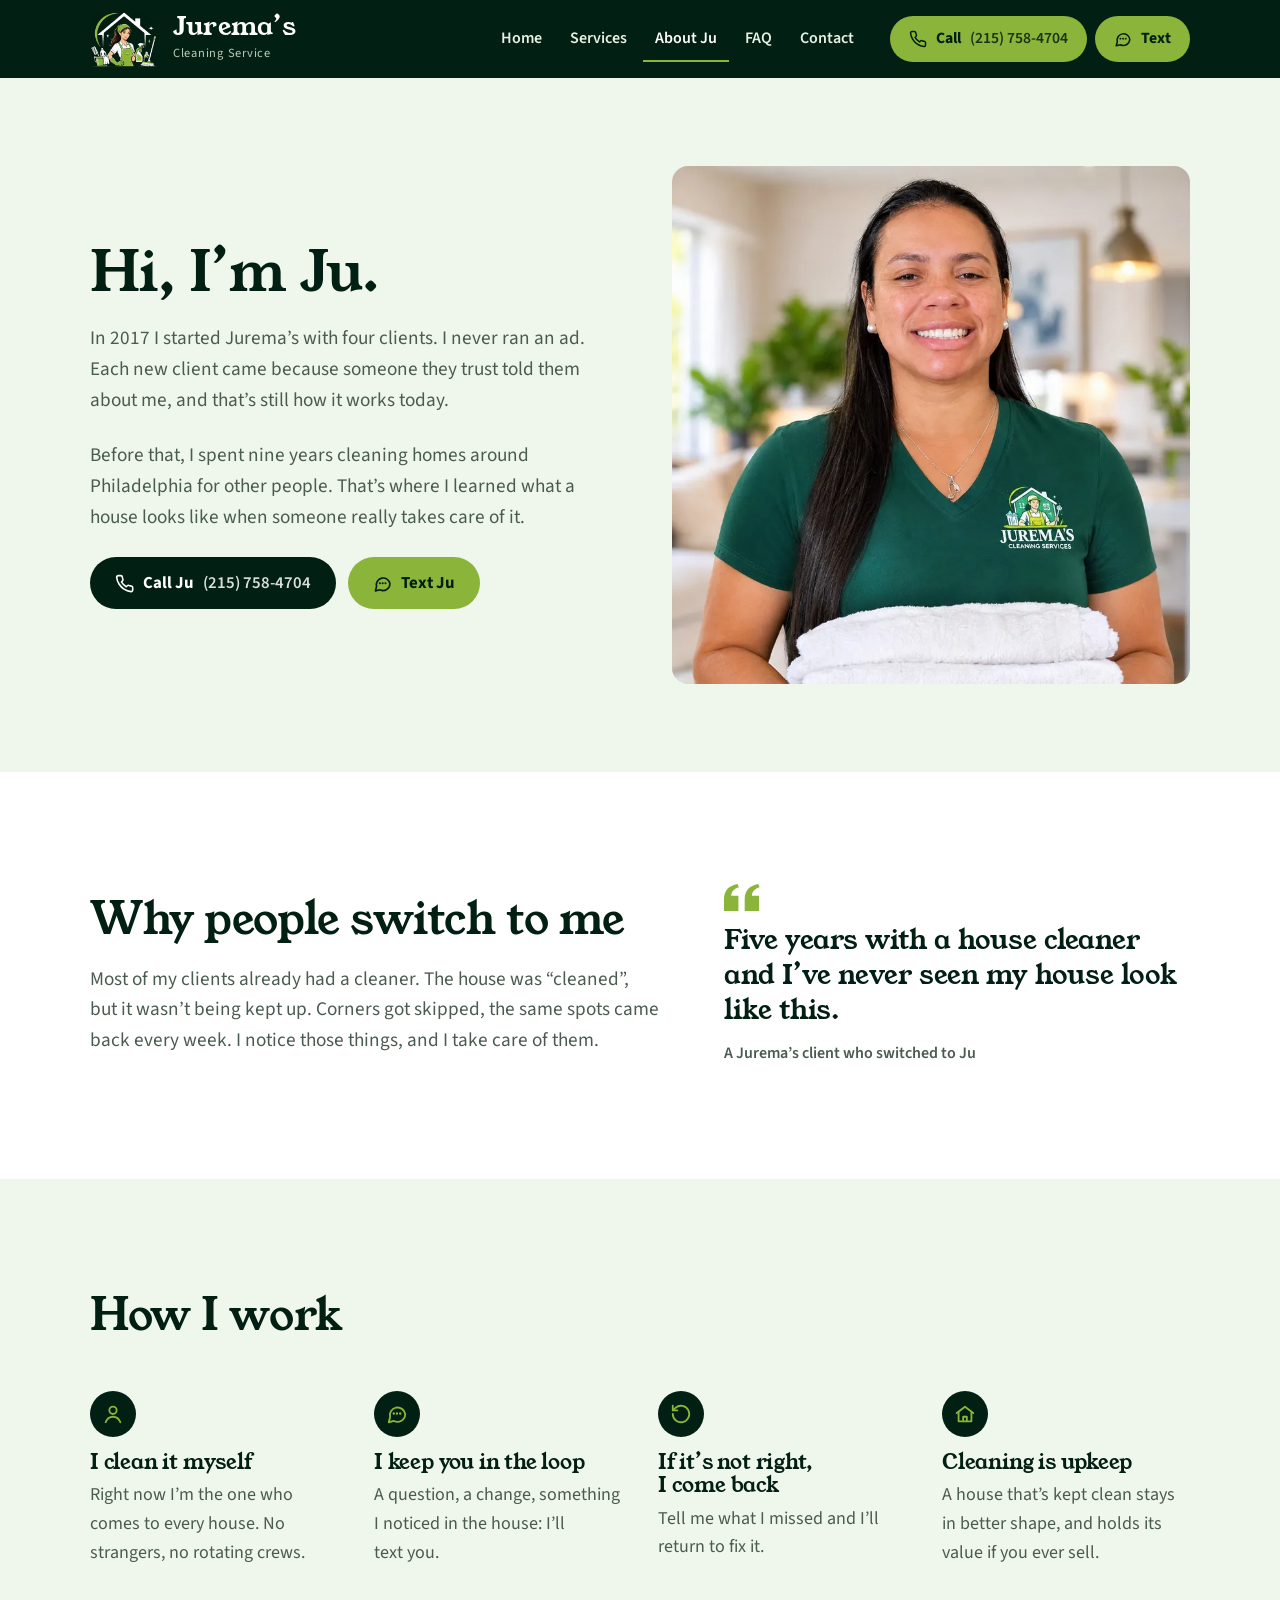
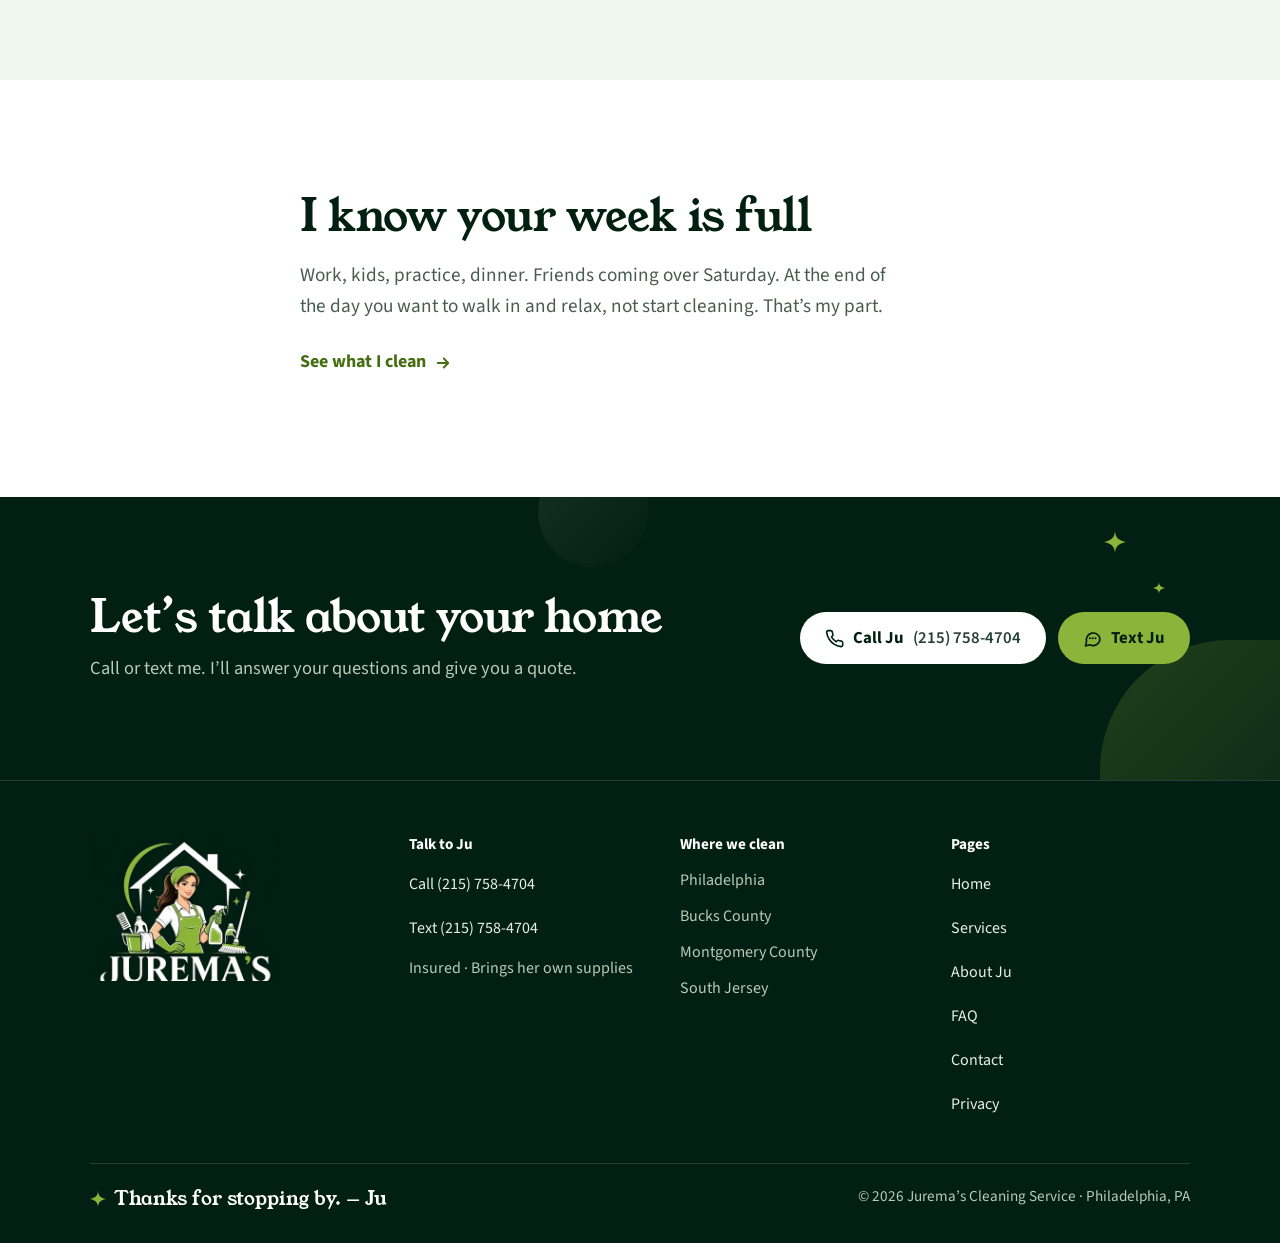
<file: about.html>
<!DOCTYPE html>
<html lang="en">
<head>
<meta charset="utf-8">
<meta name="viewport" content="width=device-width, initial-scale=1">
<title>About Ju | Jurema's Cleaning Service</title>
<meta name="description" content="Meet Ju: cleaning Philadelphia-area homes since 2008, her own business since 2017, every client by referral.">
<link rel="canonical" href="https://juremascleaning.vercel.app/about">
<meta name="theme-color" content="#021f13">
<meta property="og:type" content="website">
<meta property="og:site_name" content="Jurema's Cleaning Service">
<meta property="og:title" content="About Ju | Jurema&#x27;s Cleaning Service">
<meta property="og:description" content="Meet Ju: cleaning Philadelphia-area homes since 2008, her own business since 2017, every client by referral.">
<meta property="og:url" content="https://juremascleaning.vercel.app/about">
<meta property="og:image" content="https://juremascleaning.vercel.app/og-image.jpg">
<meta property="og:image:width" content="1200"><meta property="og:image:height" content="630">
<meta name="twitter:card" content="summary_large_image">
<link rel="icon" href="/favicon.ico" sizes="48x48">
<link rel="icon" type="image/png" href="/img/favicon-32.png" sizes="32x32">
<link rel="apple-touch-icon" href="/apple-touch-icon.png">
<link rel="manifest" href="/site.webmanifest">
<link rel="preload" href="/fonts/young-serif.woff2" as="font" type="font/woff2" crossorigin>
<link rel="preload" href="/fonts/source-sans-3.woff2" as="font" type="font/woff2" crossorigin>
<link rel="stylesheet" href="/assets/style.css">
<script>document.documentElement.classList.add('js')</script>
<script type="application/ld+json">{"@context": "https://schema.org", "@type": "BreadcrumbList", "itemListElement": [{"@type": "ListItem", "position": 1, "name": "Home", "item": "https://juremascleaning.vercel.app/"}, {"@type": "ListItem", "position": 2, "name": "About Ju", "item": "https://juremascleaning.vercel.app/about"}]}</script>
</head>
<body>
<a class="skip" href="#main">Skip to content</a>
<header class="site-header">
  <div class="wrap">
    <a class="brand" href="/">
      <img src="/img/logo-mark.webp" alt="" width="124" height="98">
      <span><span class="brand-name">Jurema&rsquo;s</span><span class="brand-sub">Cleaning Service</span></span>
    </a>
    <nav class="nav" id="site-nav" aria-label="Main"><a href="/">Home</a><a href="/services">Services</a><a href="/about" aria-current="page">About Ju</a><a href="/faq">FAQ</a><a href="/contact">Contact</a></nav>
    <div class="header-cta"><a class="btn btn--call" href="tel:+12157584704"><svg viewBox="0 0 24 24" fill="none" stroke="currentColor" stroke-width="2" stroke-linecap="round" stroke-linejoin="round" aria-hidden="true"><path d="M22 16.9v3a2 2 0 0 1-2.2 2 19.8 19.8 0 0 1-8.6-3.1 19.5 19.5 0 0 1-6-6A19.8 19.8 0 0 1 2.1 4.2 2 2 0 0 1 4.1 2h3a2 2 0 0 1 2 1.7c.1 1 .4 1.9.7 2.8a2 2 0 0 1-.5 2.1L8 9.9a16 16 0 0 0 6 6l1.3-1.3a2 2 0 0 1 2.1-.4c.9.3 1.8.6 2.8.7a2 2 0 0 1 1.7 2z"/></svg><span>Call</span> <span class="num">(215) 758-4704</span></a><a class="btn btn--text" href="sms:+12157584704"><svg viewBox="0 0 24 24" fill="none" stroke="currentColor" stroke-width="2" stroke-linecap="round" stroke-linejoin="round" aria-hidden="true"><path d="M21 12a8.5 8.5 0 0 1-12.4 7.6L3 21l1.4-5.4A8.5 8.5 0 1 1 21 12z"/><path d="M8.5 11.5h.01M12 11.5h.01M15.5 11.5h.01" stroke-width="2.6"/></svg><span>Text</span></a></div>
    <button class="menu-btn" aria-expanded="false" aria-controls="site-nav"><svg viewBox="0 0 24 24" fill="none" stroke="currentColor" stroke-width="2.2" stroke-linecap="round" aria-hidden="true"><path d="M4 7h16M4 12h16M4 17h16"/></svg><span>Menu</span></button>
  </div>
</header>
<main id="main">

<section class="page-hero" aria-labelledby="ph">
  <div class="wrap story">
    <div>
      <h1 id="ph" data-split>Hi, I&rsquo;m Ju.</h1>
      <p class="lede">In 2017 I started Jurema&rsquo;s with four clients. I never ran an ad. Each new client came because someone they trust told them about me, and that&rsquo;s still how it works today.</p>
      <p class="lede">Before that, I spent nine years cleaning homes around Philadelphia for other people. That&rsquo;s where I learned what a house looks like when someone really takes care of it.</p>
      <div class="btn-row"><a class="btn btn--call" href="tel:+12157584704"><svg viewBox="0 0 24 24" fill="none" stroke="currentColor" stroke-width="2" stroke-linecap="round" stroke-linejoin="round" aria-hidden="true"><path d="M22 16.9v3a2 2 0 0 1-2.2 2 19.8 19.8 0 0 1-8.6-3.1 19.5 19.5 0 0 1-6-6A19.8 19.8 0 0 1 2.1 4.2 2 2 0 0 1 4.1 2h3a2 2 0 0 1 2 1.7c.1 1 .4 1.9.7 2.8a2 2 0 0 1-.5 2.1L8 9.9a16 16 0 0 0 6 6l1.3-1.3a2 2 0 0 1 2.1-.4c.9.3 1.8.6 2.8.7a2 2 0 0 1 1.7 2z"/></svg><span>Call Ju</span> <span class="num">(215) 758-4704</span></a><a class="btn btn--text" href="sms:+12157584704"><svg viewBox="0 0 24 24" fill="none" stroke="currentColor" stroke-width="2" stroke-linecap="round" stroke-linejoin="round" aria-hidden="true"><path d="M21 12a8.5 8.5 0 0 1-12.4 7.6L3 21l1.4-5.4A8.5 8.5 0 1 1 21 12z"/><path d="M8.5 11.5h.01M12 11.5h.01M15.5 11.5h.01" stroke-width="2.6"/></svg><span>Text Ju</span></a></div>
    </div>
    <div class="story-photo"><img src="/img/ju-1200.webp" srcset="/img/ju-400.webp 400w, /img/ju-800.webp 800w, /img/ju-1200.webp 1200w" sizes="(max-width: 900px) 92vw, 520px" alt="Ju, owner of Jurema&#x27;s Cleaning Service" width="1200" height="1200" fetchpriority="high"></div>
  </div>
</section>

<section class="section" aria-labelledby="sw-h">
  <div class="wrap switch" data-reveal>
    <div>
      <h2 id="sw-h">Why people switch to me</h2>
      <p class="lede">Most of my clients already had a cleaner. The house was &ldquo;cleaned&rdquo;, but it wasn&rsquo;t being kept up. Corners got skipped, the same spots came back every week. I notice those things, and I take care of them.</p>
    </div>
    <blockquote class="quote-real">
  <span class="quote-mark"><svg viewBox="0 0 40 30" fill="currentColor" aria-hidden="true"><path d="M0 30V17C0 7.6 5 1.8 15 0l1.6 3.6C11 5.2 8.4 8.4 8 13h8v17H0zm23 0V17c0-9.4 5-15.2 15-17l1.6 3.6C34 5.2 31.4 8.4 31 13h8v17H23z"/></svg></span>
  <p>Five years with a house cleaner and I&rsquo;ve never seen my house look like this.</p>
  <footer>A Jurema&rsquo;s client who switched to Ju</footer>
</blockquote>
  </div>
</section>

<section class="section section--mint" aria-labelledby="v-h">
  <div class="wrap">
    <div class="sec-head" data-reveal><h2 id="v-h">How I work</h2></div>
    <div class="values" data-stagger="up">
      <div><div class="v-ico"><svg viewBox="0 0 24 24" fill="none" stroke="currentColor" stroke-width="2" stroke-linecap="round" stroke-linejoin="round" aria-hidden="true"><circle cx="12" cy="8" r="4"/><path d="M4 21c1.5-4 4.5-6 8-6s6.5 2 8 6"/></svg></div><h3>I clean it myself</h3><p>Right now I&rsquo;m the one who comes to every house. No strangers, no rotating crews.</p></div>
      <div><div class="v-ico"><svg viewBox="0 0 24 24" fill="none" stroke="currentColor" stroke-width="2" stroke-linecap="round" stroke-linejoin="round" aria-hidden="true"><path d="M21 12a8.5 8.5 0 0 1-12.4 7.6L3 21l1.4-5.4A8.5 8.5 0 1 1 21 12z"/><path d="M8.5 11.5h.01M12 11.5h.01M15.5 11.5h.01" stroke-width="2.6"/></svg></div><h3>I keep you in the loop</h3><p>A question, a change, something I noticed in the house: I&rsquo;ll text you.</p></div>
      <div><div class="v-ico"><svg viewBox="0 0 24 24" fill="none" stroke="currentColor" stroke-width="2" stroke-linecap="round" stroke-linejoin="round" aria-hidden="true"><path d="M3 12a9 9 0 1 0 3-6.7L3 8"/><path d="M3 3v5h5"/></svg></div><h3>If it&rsquo;s not right, I come back</h3><p>Tell me what I missed and I&rsquo;ll return to fix it.</p></div>
      <div><div class="v-ico"><svg viewBox="0 0 24 24" fill="none" stroke="currentColor" stroke-width="2" stroke-linecap="round" stroke-linejoin="round" aria-hidden="true"><path d="M3 11l9-7 9 7"/><path d="M5 10v10h14V10"/><path d="M10 20v-5h4v5"/></svg></div><h3>Cleaning is upkeep</h3><p>A house that&rsquo;s kept clean stays in better shape, and holds its value if you ever sell.</p></div>
    </div>
  </div>
</section>

<section class="section" aria-labelledby="life-h">
  <div class="wrap narrow" data-reveal>
    <h2 id="life-h">I know your week is full</h2>
    <p class="lede">Work, kids, practice, dinner. Friends coming over Saturday. At the end of the day you want to walk in and relax, not start cleaning. That&rsquo;s my part.</p>
    <p><a class="tlink" href="/services">See what I clean <svg viewBox="0 0 24 24" fill="none" stroke="currentColor" stroke-width="2.4" stroke-linecap="round" stroke-linejoin="round" aria-hidden="true"><path d="M5 12h14M13 6l6 6-6 6"/></svg></a></p>
  </div>
</section>
<section class="cta" aria-labelledby="cta-h">
  <span class="bub b3" aria-hidden="true"></span><span class="bub b4" aria-hidden="true"></span>
  <span class="spark" style="width:22px;height:22px;top:34px;right:12%"><svg viewBox="0 0 24 24" fill="currentColor" aria-hidden="true"><path d="M12 0c.6 6.4 2.6 9.9 12 12-9.4 2.1-11.4 5.6-12 12-.6-6.4-2.6-9.9-12-12C9.4 9.9 11.4 6.4 12 0z"/></svg></span>
  <span class="spark" style="width:12px;height:12px;top:78px;right:9%"><svg viewBox="0 0 24 24" fill="currentColor" aria-hidden="true"><path d="M12 0c.6 6.4 2.6 9.9 12 12-9.4 2.1-11.4 5.6-12 12-.6-6.4-2.6-9.9-12-12C9.4 9.9 11.4 6.4 12 0z"/></svg></span>
  <div class="wrap" data-reveal>
    <div><h2 id="cta-h">Let’s talk about your home</h2><p>Call or text me. I’ll answer your questions and give you a quote.</p></div>
    <div class="btn-row"><a class="btn btn--call" href="tel:+12157584704"><svg viewBox="0 0 24 24" fill="none" stroke="currentColor" stroke-width="2" stroke-linecap="round" stroke-linejoin="round" aria-hidden="true"><path d="M22 16.9v3a2 2 0 0 1-2.2 2 19.8 19.8 0 0 1-8.6-3.1 19.5 19.5 0 0 1-6-6A19.8 19.8 0 0 1 2.1 4.2 2 2 0 0 1 4.1 2h3a2 2 0 0 1 2 1.7c.1 1 .4 1.9.7 2.8a2 2 0 0 1-.5 2.1L8 9.9a16 16 0 0 0 6 6l1.3-1.3a2 2 0 0 1 2.1-.4c.9.3 1.8.6 2.8.7a2 2 0 0 1 1.7 2z"/></svg><span>Call Ju</span> <span class="num">(215) 758-4704</span></a><a class="btn btn--text" href="sms:+12157584704"><svg viewBox="0 0 24 24" fill="none" stroke="currentColor" stroke-width="2" stroke-linecap="round" stroke-linejoin="round" aria-hidden="true"><path d="M21 12a8.5 8.5 0 0 1-12.4 7.6L3 21l1.4-5.4A8.5 8.5 0 1 1 21 12z"/><path d="M8.5 11.5h.01M12 11.5h.01M15.5 11.5h.01" stroke-width="2.6"/></svg><span>Text Ju</span></a></div>
  </div>
</section>

</main>
<footer class="site-footer">
  <div class="wrap">
    <div class="foot">
      <div><img src="/img/logo-full.webp" alt="Jurema's Cleaning Service logo" width="200" height="156" loading="lazy" decoding="async"></div>
      <div><h2 class="fh">Talk to Ju</h2><ul>
        <li><a href="tel:+12157584704">Call (215) 758-4704</a></li><li><a href="sms:+12157584704">Text (215) 758-4704</a></li>
        <li class="muted">Insured &middot; Brings her own supplies</li></ul></div>
      <div><h2 class="fh">Where we clean</h2><ul class="muted">
        <li>Philadelphia</li><li>Bucks County</li><li>Montgomery County</li><li>South Jersey</li></ul></div>
      <div><h2 class="fh">Pages</h2><ul><li><a href="/">Home</a></li><li><a href="/services">Services</a></li><li><a href="/about">About Ju</a></li><li><a href="/faq">FAQ</a></li><li><a href="/contact">Contact</a></li><li><a href="/privacy">Privacy</a></li></ul></div>
    </div>
    <div class="foot-bottom">
      <span class="thanks"><svg viewBox="0 0 24 24" fill="currentColor" aria-hidden="true"><path d="M12 0c.6 6.4 2.6 9.9 12 12-9.4 2.1-11.4 5.6-12 12-.6-6.4-2.6-9.9-12-12C9.4 9.9 11.4 6.4 12 0z"/></svg> Thanks for stopping by. &mdash; Ju</span>
      <span>&copy; 2026 Jurema&rsquo;s Cleaning Service &middot; Philadelphia, PA</span>
    </div>
  </div>
</footer>
<a class="fab" href="tel:+12157584704" aria-label="Call Ju at (215) 758-4704"><span class="fab-ico"><svg viewBox="0 0 24 24" fill="none" stroke="currentColor" stroke-width="2" stroke-linecap="round" stroke-linejoin="round" aria-hidden="true"><path d="M22 16.9v3a2 2 0 0 1-2.2 2 19.8 19.8 0 0 1-8.6-3.1 19.5 19.5 0 0 1-6-6A19.8 19.8 0 0 1 2.1 4.2 2 2 0 0 1 4.1 2h3a2 2 0 0 1 2 1.7c.1 1 .4 1.9.7 2.8a2 2 0 0 1-.5 2.1L8 9.9a16 16 0 0 0 6 6l1.3-1.3a2 2 0 0 1 2.1-.4c.9.3 1.8.6 2.8.7a2 2 0 0 1 1.7 2z"/></svg></span><span>Call Ju</span></a>
<div class="callbar" role="region" aria-label="Contact Ju">
  <a class="cb cb--call" href="tel:+12157584704"><svg viewBox="0 0 24 24" fill="none" stroke="currentColor" stroke-width="2" stroke-linecap="round" stroke-linejoin="round" aria-hidden="true"><path d="M22 16.9v3a2 2 0 0 1-2.2 2 19.8 19.8 0 0 1-8.6-3.1 19.5 19.5 0 0 1-6-6A19.8 19.8 0 0 1 2.1 4.2 2 2 0 0 1 4.1 2h3a2 2 0 0 1 2 1.7c.1 1 .4 1.9.7 2.8a2 2 0 0 1-.5 2.1L8 9.9a16 16 0 0 0 6 6l1.3-1.3a2 2 0 0 1 2.1-.4c.9.3 1.8.6 2.8.7a2 2 0 0 1 1.7 2z"/></svg><span>Call</span></a>
  <a class="cb cb--text" href="sms:+12157584704"><svg viewBox="0 0 24 24" fill="none" stroke="currentColor" stroke-width="2" stroke-linecap="round" stroke-linejoin="round" aria-hidden="true"><path d="M21 12a8.5 8.5 0 0 1-12.4 7.6L3 21l1.4-5.4A8.5 8.5 0 1 1 21 12z"/><path d="M8.5 11.5h.01M12 11.5h.01M15.5 11.5h.01" stroke-width="2.6"/></svg><span>Text</span></a>
  <a class="cb cb--price" href="sms:+12157584704?&body=Hi Ju! I'd like a price for a cleaning.%0AZip code: %0ABedrooms / bathrooms: %0AType of cleaning (regular, deep, move-out...): %0AHow often: "><svg viewBox="0 0 24 24" fill="none" stroke="currentColor" stroke-width="2" stroke-linecap="round" stroke-linejoin="round" aria-hidden="true"><path d="M20.6 13.4l-7.2 7.2a2 2 0 0 1-2.8 0L3 13V3h10l7.6 7.6a2 2 0 0 1 0 2.8z"/><circle cx="7.5" cy="7.5" r="1.5"/></svg><span>Get my price</span></a>
</div>
<script src="/assets/main.js" defer></script>
</body>
</html>
</file>
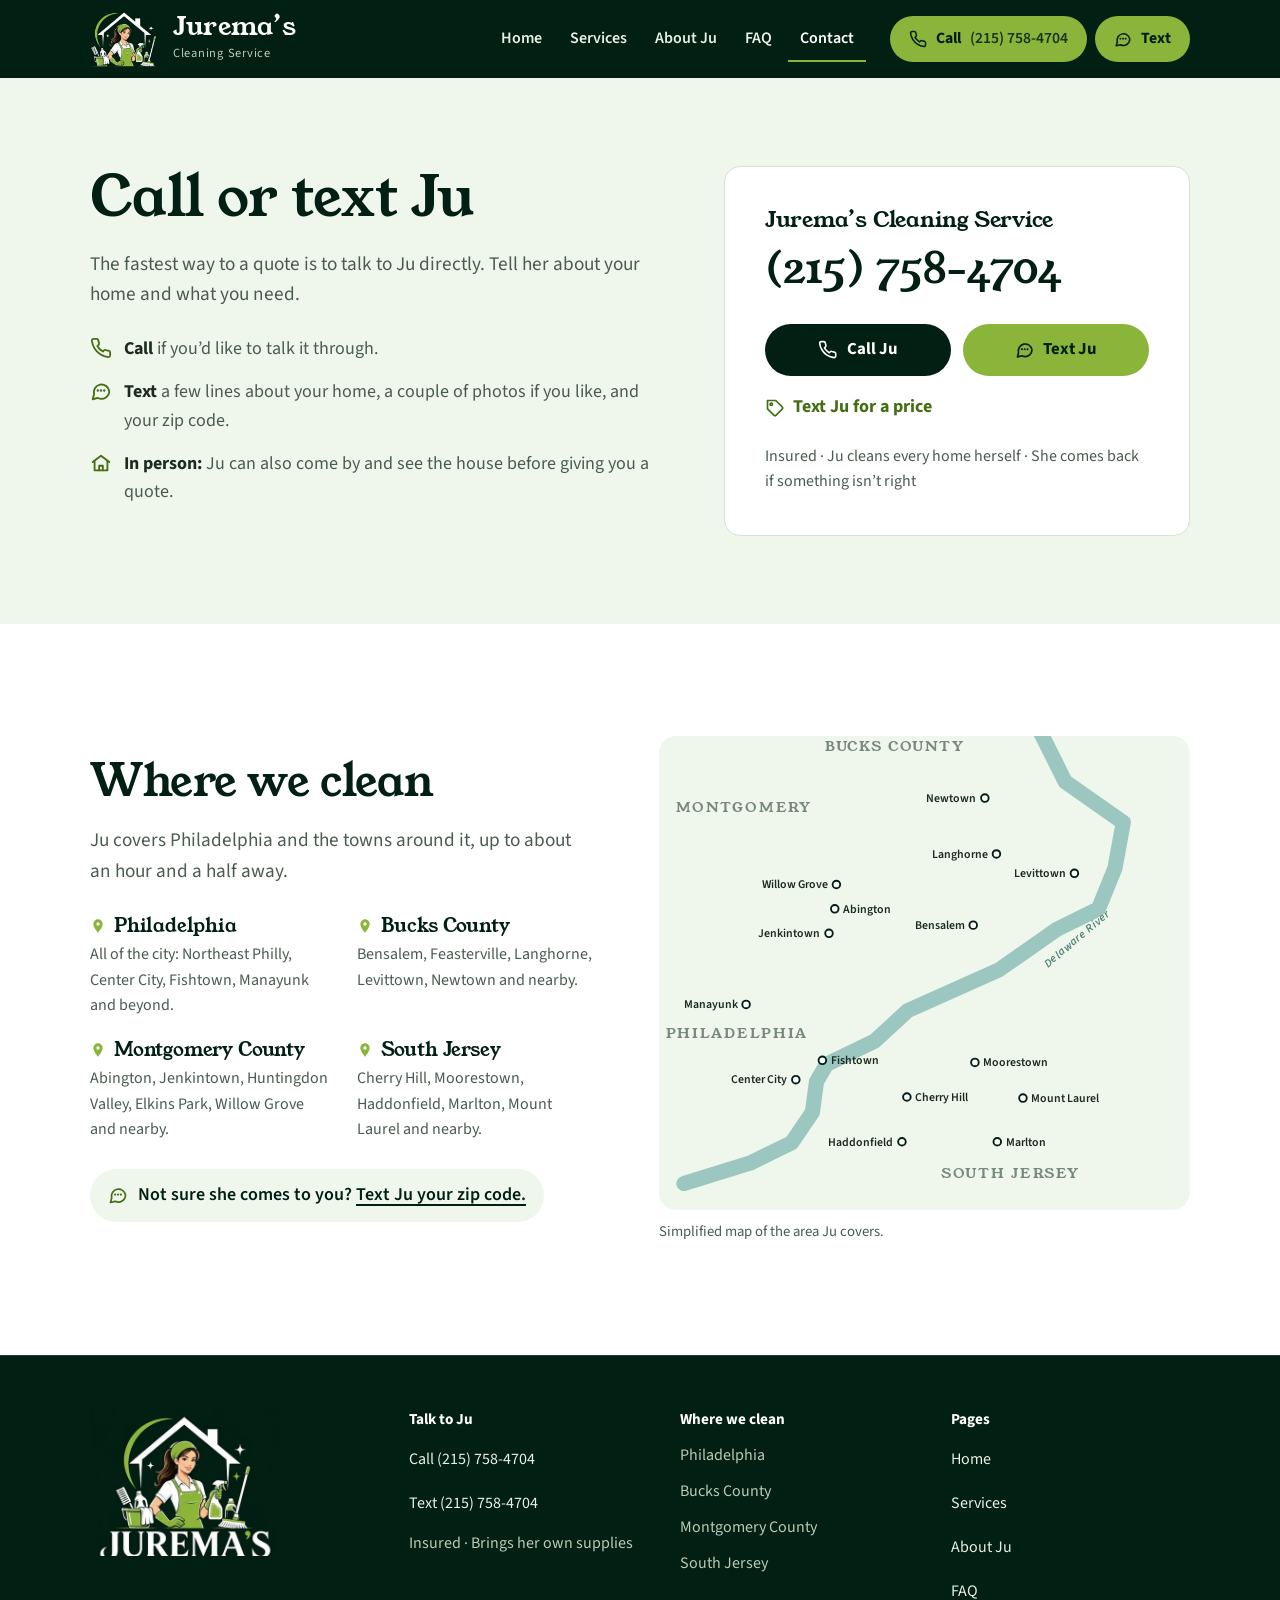
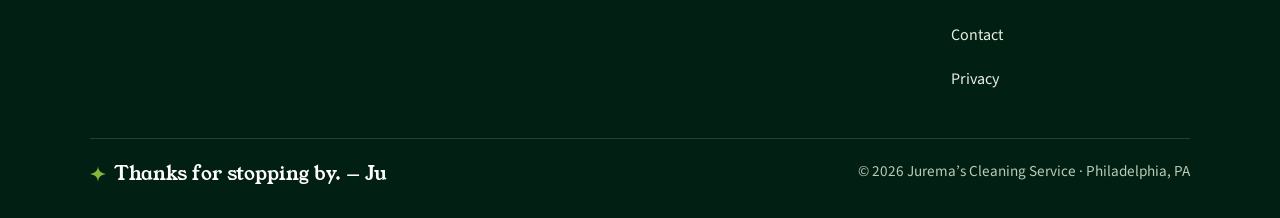
<file: contact.html>
<!DOCTYPE html>
<html lang="en">
<head>
<meta charset="utf-8">
<meta name="viewport" content="width=device-width, initial-scale=1">
<title>Contact | Jurema's Cleaning Service</title>
<meta name="description" content="Call or text Ju at (215) 758-4704 for a house cleaning quote in Philadelphia, Bucks, Montgomery or South Jersey.">
<link rel="canonical" href="https://juremascleaning.vercel.app/contact">
<meta name="theme-color" content="#021f13">
<meta property="og:type" content="website">
<meta property="og:site_name" content="Jurema's Cleaning Service">
<meta property="og:title" content="Contact | Jurema&#x27;s Cleaning Service">
<meta property="og:description" content="Call or text Ju at (215) 758-4704 for a house cleaning quote in Philadelphia, Bucks, Montgomery or South Jersey.">
<meta property="og:url" content="https://juremascleaning.vercel.app/contact">
<meta property="og:image" content="https://juremascleaning.vercel.app/og-image.jpg">
<meta property="og:image:width" content="1200"><meta property="og:image:height" content="630">
<meta name="twitter:card" content="summary_large_image">
<link rel="icon" href="/favicon.ico" sizes="48x48">
<link rel="icon" type="image/png" href="/img/favicon-32.png" sizes="32x32">
<link rel="apple-touch-icon" href="/apple-touch-icon.png">
<link rel="manifest" href="/site.webmanifest">
<link rel="preload" href="/fonts/young-serif.woff2" as="font" type="font/woff2" crossorigin>
<link rel="preload" href="/fonts/source-sans-3.woff2" as="font" type="font/woff2" crossorigin>
<link rel="stylesheet" href="/assets/style.css">
<script>document.documentElement.classList.add('js')</script>
<script type="application/ld+json">{"@context": "https://schema.org", "@type": "BreadcrumbList", "itemListElement": [{"@type": "ListItem", "position": 1, "name": "Home", "item": "https://juremascleaning.vercel.app/"}, {"@type": "ListItem", "position": 2, "name": "Contact", "item": "https://juremascleaning.vercel.app/contact"}]}</script>
</head>
<body>
<a class="skip" href="#main">Skip to content</a>
<header class="site-header">
  <div class="wrap">
    <a class="brand" href="/">
      <img src="/img/logo-mark.webp" alt="" width="124" height="98">
      <span><span class="brand-name">Jurema&rsquo;s</span><span class="brand-sub">Cleaning Service</span></span>
    </a>
    <nav class="nav" id="site-nav" aria-label="Main"><a href="/">Home</a><a href="/services">Services</a><a href="/about">About Ju</a><a href="/faq">FAQ</a><a href="/contact" aria-current="page">Contact</a></nav>
    <div class="header-cta"><a class="btn btn--call" href="tel:+12157584704"><svg viewBox="0 0 24 24" fill="none" stroke="currentColor" stroke-width="2" stroke-linecap="round" stroke-linejoin="round" aria-hidden="true"><path d="M22 16.9v3a2 2 0 0 1-2.2 2 19.8 19.8 0 0 1-8.6-3.1 19.5 19.5 0 0 1-6-6A19.8 19.8 0 0 1 2.1 4.2 2 2 0 0 1 4.1 2h3a2 2 0 0 1 2 1.7c.1 1 .4 1.9.7 2.8a2 2 0 0 1-.5 2.1L8 9.9a16 16 0 0 0 6 6l1.3-1.3a2 2 0 0 1 2.1-.4c.9.3 1.8.6 2.8.7a2 2 0 0 1 1.7 2z"/></svg><span>Call</span> <span class="num">(215) 758-4704</span></a><a class="btn btn--text" href="sms:+12157584704"><svg viewBox="0 0 24 24" fill="none" stroke="currentColor" stroke-width="2" stroke-linecap="round" stroke-linejoin="round" aria-hidden="true"><path d="M21 12a8.5 8.5 0 0 1-12.4 7.6L3 21l1.4-5.4A8.5 8.5 0 1 1 21 12z"/><path d="M8.5 11.5h.01M12 11.5h.01M15.5 11.5h.01" stroke-width="2.6"/></svg><span>Text</span></a></div>
    <button class="menu-btn" aria-expanded="false" aria-controls="site-nav"><svg viewBox="0 0 24 24" fill="none" stroke="currentColor" stroke-width="2.2" stroke-linecap="round" aria-hidden="true"><path d="M4 7h16M4 12h16M4 17h16"/></svg><span>Menu</span></button>
  </div>
</header>
<main id="main">

<section class="page-hero" aria-labelledby="ph">
  <div class="wrap contact-grid">
    <div>
      <h1 id="ph" data-split>Call or text Ju</h1>
      <p class="lede">The fastest way to a quote is to talk to Ju directly. Tell her about your home and what you need.</p>
      <ul class="ways">
        <li><svg viewBox="0 0 24 24" fill="none" stroke="currentColor" stroke-width="2" stroke-linecap="round" stroke-linejoin="round" aria-hidden="true"><path d="M22 16.9v3a2 2 0 0 1-2.2 2 19.8 19.8 0 0 1-8.6-3.1 19.5 19.5 0 0 1-6-6A19.8 19.8 0 0 1 2.1 4.2 2 2 0 0 1 4.1 2h3a2 2 0 0 1 2 1.7c.1 1 .4 1.9.7 2.8a2 2 0 0 1-.5 2.1L8 9.9a16 16 0 0 0 6 6l1.3-1.3a2 2 0 0 1 2.1-.4c.9.3 1.8.6 2.8.7a2 2 0 0 1 1.7 2z"/></svg><span><strong>Call</strong> if you&rsquo;d like to talk it through.</span></li>
        <li><svg viewBox="0 0 24 24" fill="none" stroke="currentColor" stroke-width="2" stroke-linecap="round" stroke-linejoin="round" aria-hidden="true"><path d="M21 12a8.5 8.5 0 0 1-12.4 7.6L3 21l1.4-5.4A8.5 8.5 0 1 1 21 12z"/><path d="M8.5 11.5h.01M12 11.5h.01M15.5 11.5h.01" stroke-width="2.6"/></svg><span><strong>Text</strong> a few lines about your home, a couple of photos if you like, and your zip code.</span></li>
        <li><svg viewBox="0 0 24 24" fill="none" stroke="currentColor" stroke-width="2" stroke-linecap="round" stroke-linejoin="round" aria-hidden="true"><path d="M3 11l9-7 9 7"/><path d="M5 10v10h14V10"/><path d="M10 20v-5h4v5"/></svg><span><strong>In person:</strong> Ju can also come by and see the house before giving you a quote.</span></li>
      </ul>
    </div>
    <div class="contact-card">
      <h2 class="cc-h">Jurema&rsquo;s Cleaning Service</h2>
      <a class="big-phone" href="tel:+12157584704">(215) 758-4704</a>
      <div class="btn-row"><a class="btn btn--call" href="tel:+12157584704"><svg viewBox="0 0 24 24" fill="none" stroke="currentColor" stroke-width="2" stroke-linecap="round" stroke-linejoin="round" aria-hidden="true"><path d="M22 16.9v3a2 2 0 0 1-2.2 2 19.8 19.8 0 0 1-8.6-3.1 19.5 19.5 0 0 1-6-6A19.8 19.8 0 0 1 2.1 4.2 2 2 0 0 1 4.1 2h3a2 2 0 0 1 2 1.7c.1 1 .4 1.9.7 2.8a2 2 0 0 1-.5 2.1L8 9.9a16 16 0 0 0 6 6l1.3-1.3a2 2 0 0 1 2.1-.4c.9.3 1.8.6 2.8.7a2 2 0 0 1 1.7 2z"/></svg><span>Call Ju</span></a><a class="btn btn--text" href="sms:+12157584704"><svg viewBox="0 0 24 24" fill="none" stroke="currentColor" stroke-width="2" stroke-linecap="round" stroke-linejoin="round" aria-hidden="true"><path d="M21 12a8.5 8.5 0 0 1-12.4 7.6L3 21l1.4-5.4A8.5 8.5 0 1 1 21 12z"/><path d="M8.5 11.5h.01M12 11.5h.01M15.5 11.5h.01" stroke-width="2.6"/></svg><span>Text Ju</span></a></div>
      <a class="tlink price-link" href="sms:+12157584704?&body=Hi Ju! I'd like a price for a cleaning.%0AZip code: %0ABedrooms / bathrooms: %0AType of cleaning (regular, deep, move-out...): %0AHow often: "><svg viewBox="0 0 24 24" fill="none" stroke="currentColor" stroke-width="2" stroke-linecap="round" stroke-linejoin="round" aria-hidden="true"><path d="M20.6 13.4l-7.2 7.2a2 2 0 0 1-2.8 0L3 13V3h10l7.6 7.6a2 2 0 0 1 0 2.8z"/><circle cx="7.5" cy="7.5" r="1.5"/></svg> Text Ju for a price</a>
      <p class="cc-note">Insured &middot; Ju cleans every home herself &middot; She comes back if something isn&rsquo;t right</p>
    </div>
  </div>
</section>
<section class="section" aria-labelledby="area-h">
  <div class="wrap area">
    <div data-reveal>
      <h2 id="area-h">Where we clean</h2>
      <p class="lede">Ju covers Philadelphia and the towns around it, up to about an hour and a half away.</p>
      <div class="area-list" data-stagger="up"><div><h3><svg viewBox="0 0 24 24" fill="currentColor" aria-hidden="true"><path d="M12 2a7 7 0 0 0-7 7c0 5.2 7 13 7 13s7-7.8 7-13a7 7 0 0 0-7-7zm0 9.5A2.5 2.5 0 1 1 12 6.5a2.5 2.5 0 0 1 0 5z"/></svg> Philadelphia</h3><p>All of the city: Northeast Philly, Center City, Fishtown, Manayunk and beyond.</p></div><div><h3><svg viewBox="0 0 24 24" fill="currentColor" aria-hidden="true"><path d="M12 2a7 7 0 0 0-7 7c0 5.2 7 13 7 13s7-7.8 7-13a7 7 0 0 0-7-7zm0 9.5A2.5 2.5 0 1 1 12 6.5a2.5 2.5 0 0 1 0 5z"/></svg> Bucks County</h3><p>Bensalem, Feasterville, Langhorne, Levittown, Newtown and nearby.</p></div><div><h3><svg viewBox="0 0 24 24" fill="currentColor" aria-hidden="true"><path d="M12 2a7 7 0 0 0-7 7c0 5.2 7 13 7 13s7-7.8 7-13a7 7 0 0 0-7-7zm0 9.5A2.5 2.5 0 1 1 12 6.5a2.5 2.5 0 0 1 0 5z"/></svg> Montgomery County</h3><p>Abington, Jenkintown, Huntingdon Valley, Elkins Park, Willow Grove and nearby.</p></div><div><h3><svg viewBox="0 0 24 24" fill="currentColor" aria-hidden="true"><path d="M12 2a7 7 0 0 0-7 7c0 5.2 7 13 7 13s7-7.8 7-13a7 7 0 0 0-7-7zm0 9.5A2.5 2.5 0 1 1 12 6.5a2.5 2.5 0 0 1 0 5z"/></svg> South Jersey</h3><p>Cherry Hill, Moorestown, Haddonfield, Marlton, Mount Laurel and nearby.</p></div></div><p class="zip"><svg viewBox="0 0 24 24" fill="none" stroke="currentColor" stroke-width="2" stroke-linecap="round" stroke-linejoin="round" aria-hidden="true"><path d="M21 12a8.5 8.5 0 0 1-12.4 7.6L3 21l1.4-5.4A8.5 8.5 0 1 1 21 12z"/><path d="M8.5 11.5h.01M12 11.5h.01M15.5 11.5h.01" stroke-width="2.6"/></svg> <span>Not sure she comes to you? <a href="sms:+12157584704">Text Ju your zip code.</a></span></p>
    </div>
    <div class="map-col"><figure class="map" aria-label="Map of the area Ju serves around Philadelphia">
<svg viewBox="0 0 560 500" role="img" aria-labelledby="map-t"><title id="map-t">Service area: Philadelphia, Bucks County, Montgomery County and South Jersey</title>
<rect class="m-bg" width="560" height="500" rx="18"/>
<text class="m-region" x="175.0" y="16.1">BUCKS COUNTY</text><text class="m-region" x="17.5" y="80.5">MONTGOMERY</text><text class="m-region" x="7.0" y="318.7">PHILADELPHIA</text><text class="m-region" x="297.5" y="466.8">SOUTH JERSEY</text>
<path class="m-river" d="M393.8 -21.5 L428.7 48.3 L490.0 91.2 L481.2 139.5 L463.8 182.4 L420.0 203.9 L358.7 246.8 L262.5 289.8 L227.5 322.0 L176.7 346.6 L166.2 364.9 L161.9 397.1 L140.0 429.3 L96.2 450.7 L26.3 472.2"/>
<text class="m-water" transform="translate(410.1 244.7) rotate(-40)">Delaware River</text>
<circle class="m-dot" cx="144.4" cy="362.7" r="4"/><text class="m-town" x="135.4" y="366.7" text-anchor="end">Center City</text><circle class="m-dot" cx="172.4" cy="342.3" r="4"/><text class="m-town" x="181.4" y="346.3" text-anchor="start">Fishtown</text><circle class="m-dot" cx="91.9" cy="283.3" r="4"/><text class="m-town" x="82.9" y="287.3" text-anchor="end">Manayunk</text><circle class="m-dot" cx="331.6" cy="199.6" r="4"/><text class="m-town" x="322.6" y="203.6" text-anchor="end">Bensalem</text><circle class="m-dot" cx="438.4" cy="144.9" r="4"/><text class="m-town" x="429.4" y="148.9" text-anchor="end">Levittown</text><circle class="m-dot" cx="343.9" cy="65.5" r="4"/><text class="m-town" x="334.9" y="69.5" text-anchor="end">Newtown</text><circle class="m-dot" cx="356.1" cy="124.5" r="4"/><text class="m-town" x="347.1" y="128.5" text-anchor="end">Langhorne</text><circle class="m-dot" cx="179.4" cy="208.2" r="4"/><text class="m-town" x="170.4" y="212.2" text-anchor="end">Jenkintown</text><circle class="m-dot" cx="187.2" cy="156.7" r="4"/><text class="m-town" x="178.2" y="160.7" text-anchor="end">Willow Grove</text><circle class="m-dot" cx="185.5" cy="182.4" r="4"/><text class="m-town" x="194.5" y="186.4" text-anchor="start">Abington</text><circle class="m-dot" cx="261.6" cy="381.0" r="4"/><text class="m-town" x="270.6" y="385.0" text-anchor="start">Cherry Hill</text><circle class="m-dot" cx="256.4" cy="428.2" r="4"/><text class="m-town" x="247.39999999999998" y="432.2" text-anchor="end">Haddonfield</text><circle class="m-dot" cx="333.4" cy="344.5" r="4"/><text class="m-town" x="342.4" y="348.5" text-anchor="start">Moorestown</text><circle class="m-dot" cx="357.0" cy="428.2" r="4"/><text class="m-town" x="366.0" y="432.2" text-anchor="start">Marlton</text><circle class="m-dot" cx="384.1" cy="382.1" r="4"/><text class="m-town" x="393.1" y="386.1" text-anchor="start">Mount Laurel</text>
</svg>
<figcaption>Simplified map of the area Ju covers.</figcaption>
</figure></div>
  </div>
</section>

</main>
<footer class="site-footer">
  <div class="wrap">
    <div class="foot">
      <div><img src="/img/logo-full.webp" alt="Jurema's Cleaning Service logo" width="200" height="156" loading="lazy" decoding="async"></div>
      <div><h2 class="fh">Talk to Ju</h2><ul>
        <li><a href="tel:+12157584704">Call (215) 758-4704</a></li><li><a href="sms:+12157584704">Text (215) 758-4704</a></li>
        <li class="muted">Insured &middot; Brings her own supplies</li></ul></div>
      <div><h2 class="fh">Where we clean</h2><ul class="muted">
        <li>Philadelphia</li><li>Bucks County</li><li>Montgomery County</li><li>South Jersey</li></ul></div>
      <div><h2 class="fh">Pages</h2><ul><li><a href="/">Home</a></li><li><a href="/services">Services</a></li><li><a href="/about">About Ju</a></li><li><a href="/faq">FAQ</a></li><li><a href="/contact">Contact</a></li><li><a href="/privacy">Privacy</a></li></ul></div>
    </div>
    <div class="foot-bottom">
      <span class="thanks"><svg viewBox="0 0 24 24" fill="currentColor" aria-hidden="true"><path d="M12 0c.6 6.4 2.6 9.9 12 12-9.4 2.1-11.4 5.6-12 12-.6-6.4-2.6-9.9-12-12C9.4 9.9 11.4 6.4 12 0z"/></svg> Thanks for stopping by. &mdash; Ju</span>
      <span>&copy; 2026 Jurema&rsquo;s Cleaning Service &middot; Philadelphia, PA</span>
    </div>
  </div>
</footer>
<a class="fab" href="tel:+12157584704" aria-label="Call Ju at (215) 758-4704"><span class="fab-ico"><svg viewBox="0 0 24 24" fill="none" stroke="currentColor" stroke-width="2" stroke-linecap="round" stroke-linejoin="round" aria-hidden="true"><path d="M22 16.9v3a2 2 0 0 1-2.2 2 19.8 19.8 0 0 1-8.6-3.1 19.5 19.5 0 0 1-6-6A19.8 19.8 0 0 1 2.1 4.2 2 2 0 0 1 4.1 2h3a2 2 0 0 1 2 1.7c.1 1 .4 1.9.7 2.8a2 2 0 0 1-.5 2.1L8 9.9a16 16 0 0 0 6 6l1.3-1.3a2 2 0 0 1 2.1-.4c.9.3 1.8.6 2.8.7a2 2 0 0 1 1.7 2z"/></svg></span><span>Call Ju</span></a>
<div class="callbar" role="region" aria-label="Contact Ju">
  <a class="cb cb--call" href="tel:+12157584704"><svg viewBox="0 0 24 24" fill="none" stroke="currentColor" stroke-width="2" stroke-linecap="round" stroke-linejoin="round" aria-hidden="true"><path d="M22 16.9v3a2 2 0 0 1-2.2 2 19.8 19.8 0 0 1-8.6-3.1 19.5 19.5 0 0 1-6-6A19.8 19.8 0 0 1 2.1 4.2 2 2 0 0 1 4.1 2h3a2 2 0 0 1 2 1.7c.1 1 .4 1.9.7 2.8a2 2 0 0 1-.5 2.1L8 9.9a16 16 0 0 0 6 6l1.3-1.3a2 2 0 0 1 2.1-.4c.9.3 1.8.6 2.8.7a2 2 0 0 1 1.7 2z"/></svg><span>Call</span></a>
  <a class="cb cb--text" href="sms:+12157584704"><svg viewBox="0 0 24 24" fill="none" stroke="currentColor" stroke-width="2" stroke-linecap="round" stroke-linejoin="round" aria-hidden="true"><path d="M21 12a8.5 8.5 0 0 1-12.4 7.6L3 21l1.4-5.4A8.5 8.5 0 1 1 21 12z"/><path d="M8.5 11.5h.01M12 11.5h.01M15.5 11.5h.01" stroke-width="2.6"/></svg><span>Text</span></a>
  <a class="cb cb--price" href="sms:+12157584704?&body=Hi Ju! I'd like a price for a cleaning.%0AZip code: %0ABedrooms / bathrooms: %0AType of cleaning (regular, deep, move-out...): %0AHow often: "><svg viewBox="0 0 24 24" fill="none" stroke="currentColor" stroke-width="2" stroke-linecap="round" stroke-linejoin="round" aria-hidden="true"><path d="M20.6 13.4l-7.2 7.2a2 2 0 0 1-2.8 0L3 13V3h10l7.6 7.6a2 2 0 0 1 0 2.8z"/><circle cx="7.5" cy="7.5" r="1.5"/></svg><span>Get my price</span></a>
</div>
<script src="/assets/main.js" defer></script>
</body>
</html>
</file>
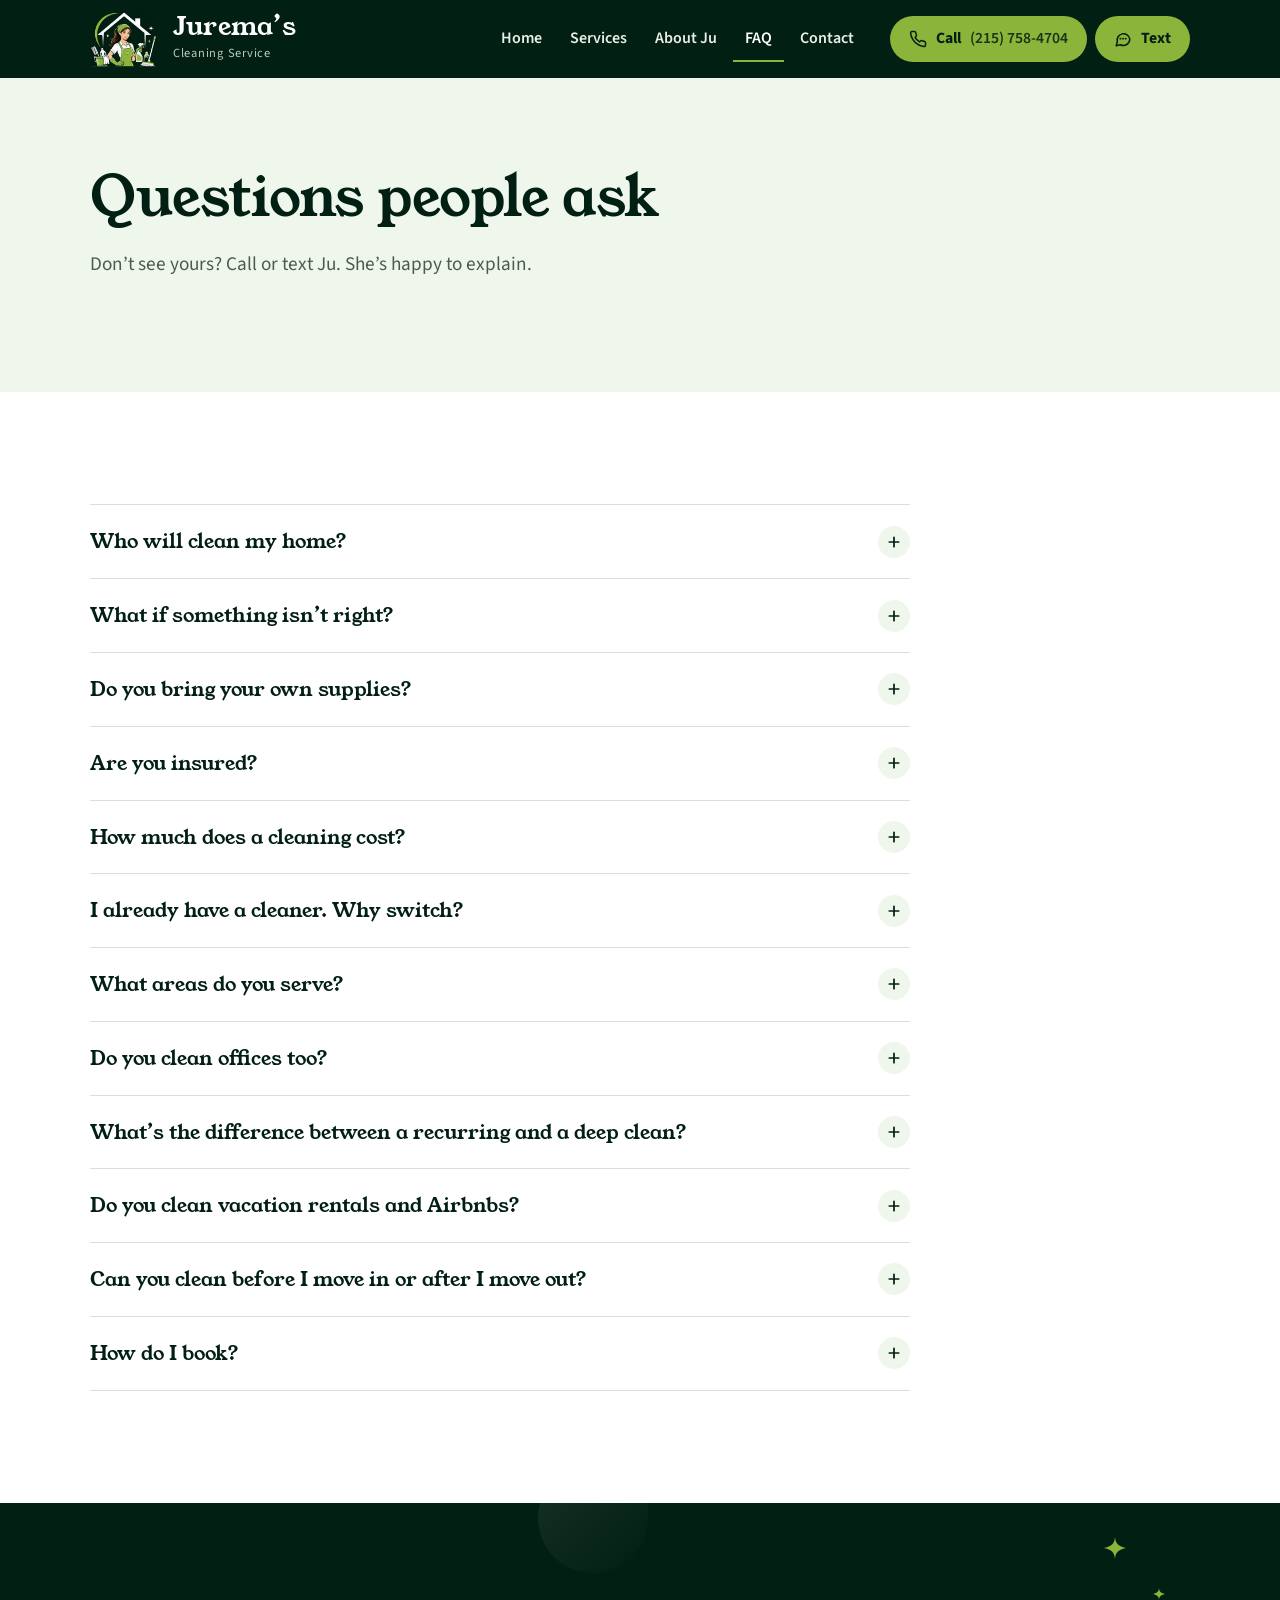
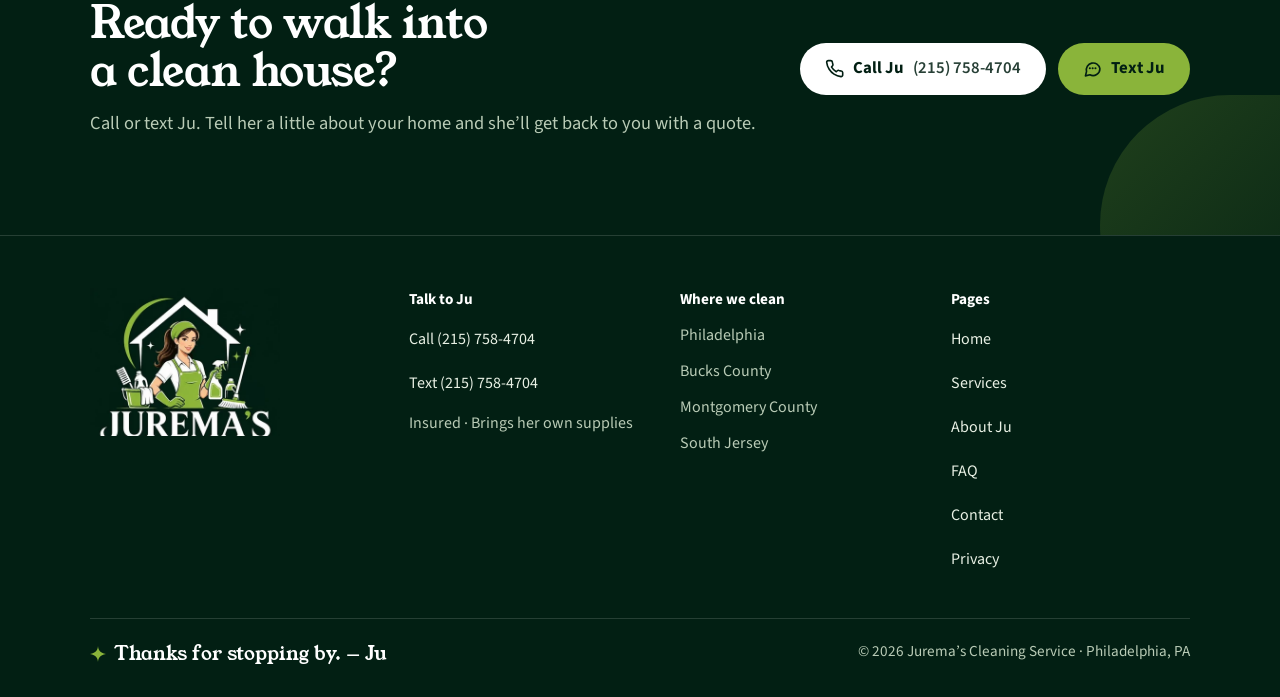
<file: faq.html>
<!DOCTYPE html>
<html lang="en">
<head>
<meta charset="utf-8">
<meta name="viewport" content="width=device-width, initial-scale=1">
<title>FAQ | Jurema's Cleaning Service</title>
<meta name="description" content="Who cleans, pricing, supplies, insurance, service area and booking with Jurema&#x27;s Cleaning Service in Philadelphia.">
<link rel="canonical" href="https://juremascleaning.vercel.app/faq">
<meta name="theme-color" content="#021f13">
<meta property="og:type" content="website">
<meta property="og:site_name" content="Jurema's Cleaning Service">
<meta property="og:title" content="FAQ | Jurema&#x27;s Cleaning Service">
<meta property="og:description" content="Who cleans, pricing, supplies, insurance, service area and booking with Jurema&#x27;s Cleaning Service in Philadelphia.">
<meta property="og:url" content="https://juremascleaning.vercel.app/faq">
<meta property="og:image" content="https://juremascleaning.vercel.app/og-image.jpg">
<meta property="og:image:width" content="1200"><meta property="og:image:height" content="630">
<meta name="twitter:card" content="summary_large_image">
<link rel="icon" href="/favicon.ico" sizes="48x48">
<link rel="icon" type="image/png" href="/img/favicon-32.png" sizes="32x32">
<link rel="apple-touch-icon" href="/apple-touch-icon.png">
<link rel="manifest" href="/site.webmanifest">
<link rel="preload" href="/fonts/young-serif.woff2" as="font" type="font/woff2" crossorigin>
<link rel="preload" href="/fonts/source-sans-3.woff2" as="font" type="font/woff2" crossorigin>
<link rel="stylesheet" href="/assets/style.css">
<script>document.documentElement.classList.add('js')</script>
<script type="application/ld+json">{"@context": "https://schema.org", "@type": "BreadcrumbList", "itemListElement": [{"@type": "ListItem", "position": 1, "name": "Home", "item": "https://juremascleaning.vercel.app/"}, {"@type": "ListItem", "position": 2, "name": "FAQ", "item": "https://juremascleaning.vercel.app/faq"}]}</script><script type="application/ld+json">{"@context": "https://schema.org", "@type": "FAQPage", "mainEntity": [{"@type": "Question", "name": "Who will clean my home?", "acceptedAnswer": {"@type": "Answer", "text": "Ju does. She’s the owner and right now she cleans every home herself, so you always know who’s coming."}}, {"@type": "Question", "name": "What if something isn’t right?", "acceptedAnswer": {"@type": "Answer", "text": "Tell Ju. She’ll come back and fix it."}}, {"@type": "Question", "name": "Do you bring your own supplies?", "acceptedAnswer": {"@type": "Answer", "text": "Yes. Ju brings her own products and equipment. If there’s a product you’d like her to use in your home, just let her know."}}, {"@type": "Question", "name": "Are you insured?", "acceptedAnswer": {"@type": "Answer", "text": "Yes, Jurema’s Cleaning Service is insured."}}, {"@type": "Question", "name": "How much does a cleaning cost?", "acceptedAnswer": {"@type": "Answer", "text": "It depends on the size of your home, its condition and how often you’d like her to come. Call or text Ju and she’ll give you a quote by phone, by text, or after a quick visit to see the house."}}, {"@type": "Question", "name": "I already have a cleaner. Why switch?", "acceptedAnswer": {"@type": "Answer", "text": "Most of Ju’s clients had another cleaner before. They switched because the house wasn’t really being kept up. Ju cleans every home like it’s her own, and keeps you in the loop."}}, {"@type": "Question", "name": "What areas do you serve?", "acceptedAnswer": {"@type": "Answer", "text": "All of Philadelphia, Bucks County (including Bensalem), Montgomery County and South Jersey (Cherry Hill, Moorestown, Haddonfield and nearby). Not sure about your street? Text Ju your zip code."}}, {"@type": "Question", "name": "Do you clean offices too?", "acceptedAnswer": {"@type": "Answer", "text": "Yes. Besides homes, Ju cleans small offices and commercial spaces. Call or text to tell her about yours."}}, {"@type": "Question", "name": "What’s the difference between a recurring and a deep clean?", "acceptedAnswer": {"@type": "Answer", "text": "A recurring clean keeps your home in shape on a regular schedule. A deep clean is a top-to-bottom reset that adds detail work like baseboards, ceiling fans, inside the microwave and under cushions. A lot of people start with a deep clean, then switch to recurring."}}, {"@type": "Question", "name": "Do you clean vacation rentals and Airbnbs?", "acceptedAnswer": {"@type": "Answer", "text": "Yes. Ju turns rentals over between guests: beds made, bathrooms and kitchen reset, ready for check-in."}}, {"@type": "Question", "name": "Can you clean before I move in or after I move out?", "acceptedAnswer": {"@type": "Answer", "text": "Yes. Move-in and move-out cleans cover the whole empty house, inside cabinets and closets included."}}, {"@type": "Question", "name": "How do I book?", "acceptedAnswer": {"@type": "Answer", "text": "Call or text Ju at (215) 758-4704. That’s it. No forms, no apps."}}]}</script>
</head>
<body>
<a class="skip" href="#main">Skip to content</a>
<header class="site-header">
  <div class="wrap">
    <a class="brand" href="/">
      <img src="/img/logo-mark.webp" alt="" width="124" height="98">
      <span><span class="brand-name">Jurema&rsquo;s</span><span class="brand-sub">Cleaning Service</span></span>
    </a>
    <nav class="nav" id="site-nav" aria-label="Main"><a href="/">Home</a><a href="/services">Services</a><a href="/about">About Ju</a><a href="/faq" aria-current="page">FAQ</a><a href="/contact">Contact</a></nav>
    <div class="header-cta"><a class="btn btn--call" href="tel:+12157584704"><svg viewBox="0 0 24 24" fill="none" stroke="currentColor" stroke-width="2" stroke-linecap="round" stroke-linejoin="round" aria-hidden="true"><path d="M22 16.9v3a2 2 0 0 1-2.2 2 19.8 19.8 0 0 1-8.6-3.1 19.5 19.5 0 0 1-6-6A19.8 19.8 0 0 1 2.1 4.2 2 2 0 0 1 4.1 2h3a2 2 0 0 1 2 1.7c.1 1 .4 1.9.7 2.8a2 2 0 0 1-.5 2.1L8 9.9a16 16 0 0 0 6 6l1.3-1.3a2 2 0 0 1 2.1-.4c.9.3 1.8.6 2.8.7a2 2 0 0 1 1.7 2z"/></svg><span>Call</span> <span class="num">(215) 758-4704</span></a><a class="btn btn--text" href="sms:+12157584704"><svg viewBox="0 0 24 24" fill="none" stroke="currentColor" stroke-width="2" stroke-linecap="round" stroke-linejoin="round" aria-hidden="true"><path d="M21 12a8.5 8.5 0 0 1-12.4 7.6L3 21l1.4-5.4A8.5 8.5 0 1 1 21 12z"/><path d="M8.5 11.5h.01M12 11.5h.01M15.5 11.5h.01" stroke-width="2.6"/></svg><span>Text</span></a></div>
    <button class="menu-btn" aria-expanded="false" aria-controls="site-nav"><svg viewBox="0 0 24 24" fill="none" stroke="currentColor" stroke-width="2.2" stroke-linecap="round" aria-hidden="true"><path d="M4 7h16M4 12h16M4 17h16"/></svg><span>Menu</span></button>
  </div>
</header>
<main id="main">

<section class="page-hero" aria-labelledby="ph">
  <div class="wrap"><h1 id="ph" data-split>Questions people ask</h1>
    <p class="lede">Don&rsquo;t see yours? Call or text Ju. She&rsquo;s happy to explain.</p></div>
</section>
<section class="section"><div class="wrap"><div class="faq"><details><summary>Who will clean my home?<span class="pm"><svg viewBox="0 0 24 24" fill="none" stroke="currentColor" stroke-width="2.6" stroke-linecap="round" aria-hidden="true"><path d="M12 5v14M5 12h14"/></svg></span></summary><div class="a"><p>Ju does. She&rsquo;s the owner and right now she cleans every home herself, so you always know who&rsquo;s coming.</p></div></details><details><summary>What if something isn&rsquo;t right?<span class="pm"><svg viewBox="0 0 24 24" fill="none" stroke="currentColor" stroke-width="2.6" stroke-linecap="round" aria-hidden="true"><path d="M12 5v14M5 12h14"/></svg></span></summary><div class="a"><p>Tell Ju. She&rsquo;ll come back and fix it.</p></div></details><details><summary>Do you bring your own supplies?<span class="pm"><svg viewBox="0 0 24 24" fill="none" stroke="currentColor" stroke-width="2.6" stroke-linecap="round" aria-hidden="true"><path d="M12 5v14M5 12h14"/></svg></span></summary><div class="a"><p>Yes. Ju brings her own products and equipment. If there&rsquo;s a product you&rsquo;d like her to use in your home, just let her know.</p></div></details><details><summary>Are you insured?<span class="pm"><svg viewBox="0 0 24 24" fill="none" stroke="currentColor" stroke-width="2.6" stroke-linecap="round" aria-hidden="true"><path d="M12 5v14M5 12h14"/></svg></span></summary><div class="a"><p>Yes, Jurema&rsquo;s Cleaning Service is insured.</p></div></details><details><summary>How much does a cleaning cost?<span class="pm"><svg viewBox="0 0 24 24" fill="none" stroke="currentColor" stroke-width="2.6" stroke-linecap="round" aria-hidden="true"><path d="M12 5v14M5 12h14"/></svg></span></summary><div class="a"><p>It depends on the size of your home, its condition and how often you&rsquo;d like her to come. Call or text Ju and she&rsquo;ll give you a quote by phone, by text, or after a quick visit to see the house.</p></div></details><details><summary>I already have a cleaner. Why switch?<span class="pm"><svg viewBox="0 0 24 24" fill="none" stroke="currentColor" stroke-width="2.6" stroke-linecap="round" aria-hidden="true"><path d="M12 5v14M5 12h14"/></svg></span></summary><div class="a"><p>Most of Ju&rsquo;s clients had another cleaner before. They switched because the house wasn&rsquo;t really being kept up. Ju cleans every home like it&rsquo;s her own, and keeps you in the loop.</p></div></details><details><summary>What areas do you serve?<span class="pm"><svg viewBox="0 0 24 24" fill="none" stroke="currentColor" stroke-width="2.6" stroke-linecap="round" aria-hidden="true"><path d="M12 5v14M5 12h14"/></svg></span></summary><div class="a"><p>All of Philadelphia, Bucks County (including Bensalem), Montgomery County and South Jersey (Cherry Hill, Moorestown, Haddonfield and nearby). Not sure about your street? Text Ju your zip code.</p></div></details><details><summary>Do you clean offices too?<span class="pm"><svg viewBox="0 0 24 24" fill="none" stroke="currentColor" stroke-width="2.6" stroke-linecap="round" aria-hidden="true"><path d="M12 5v14M5 12h14"/></svg></span></summary><div class="a"><p>Yes. Besides homes, Ju cleans small offices and commercial spaces. Call or text to tell her about yours.</p></div></details><details><summary>What&rsquo;s the difference between a recurring and a deep clean?<span class="pm"><svg viewBox="0 0 24 24" fill="none" stroke="currentColor" stroke-width="2.6" stroke-linecap="round" aria-hidden="true"><path d="M12 5v14M5 12h14"/></svg></span></summary><div class="a"><p>A recurring clean keeps your home in shape on a regular schedule. A deep clean is a top-to-bottom reset that adds detail work like baseboards, ceiling fans, inside the microwave and under cushions. A lot of people start with a deep clean, then switch to recurring.</p></div></details><details><summary>Do you clean vacation rentals and Airbnbs?<span class="pm"><svg viewBox="0 0 24 24" fill="none" stroke="currentColor" stroke-width="2.6" stroke-linecap="round" aria-hidden="true"><path d="M12 5v14M5 12h14"/></svg></span></summary><div class="a"><p>Yes. Ju turns rentals over between guests: beds made, bathrooms and kitchen reset, ready for check-in.</p></div></details><details><summary>Can you clean before I move in or after I move out?<span class="pm"><svg viewBox="0 0 24 24" fill="none" stroke="currentColor" stroke-width="2.6" stroke-linecap="round" aria-hidden="true"><path d="M12 5v14M5 12h14"/></svg></span></summary><div class="a"><p>Yes. Move-in and move-out cleans cover the whole empty house, inside cabinets and closets included.</p></div></details><details><summary>How do I book?<span class="pm"><svg viewBox="0 0 24 24" fill="none" stroke="currentColor" stroke-width="2.6" stroke-linecap="round" aria-hidden="true"><path d="M12 5v14M5 12h14"/></svg></span></summary><div class="a"><p>Call or text Ju at (215) 758-4704. That&rsquo;s it. No forms, no apps.</p></div></details></div></div></section>
<section class="cta" aria-labelledby="cta-h">
  <span class="bub b3" aria-hidden="true"></span><span class="bub b4" aria-hidden="true"></span>
  <span class="spark" style="width:22px;height:22px;top:34px;right:12%"><svg viewBox="0 0 24 24" fill="currentColor" aria-hidden="true"><path d="M12 0c.6 6.4 2.6 9.9 12 12-9.4 2.1-11.4 5.6-12 12-.6-6.4-2.6-9.9-12-12C9.4 9.9 11.4 6.4 12 0z"/></svg></span>
  <span class="spark" style="width:12px;height:12px;top:78px;right:9%"><svg viewBox="0 0 24 24" fill="currentColor" aria-hidden="true"><path d="M12 0c.6 6.4 2.6 9.9 12 12-9.4 2.1-11.4 5.6-12 12-.6-6.4-2.6-9.9-12-12C9.4 9.9 11.4 6.4 12 0z"/></svg></span>
  <div class="wrap" data-reveal>
    <div><h2 id="cta-h">Ready to walk into a clean house?</h2><p>Call or text Ju. Tell her a little about your home and she’ll get back to you with a quote.</p></div>
    <div class="btn-row"><a class="btn btn--call" href="tel:+12157584704"><svg viewBox="0 0 24 24" fill="none" stroke="currentColor" stroke-width="2" stroke-linecap="round" stroke-linejoin="round" aria-hidden="true"><path d="M22 16.9v3a2 2 0 0 1-2.2 2 19.8 19.8 0 0 1-8.6-3.1 19.5 19.5 0 0 1-6-6A19.8 19.8 0 0 1 2.1 4.2 2 2 0 0 1 4.1 2h3a2 2 0 0 1 2 1.7c.1 1 .4 1.9.7 2.8a2 2 0 0 1-.5 2.1L8 9.9a16 16 0 0 0 6 6l1.3-1.3a2 2 0 0 1 2.1-.4c.9.3 1.8.6 2.8.7a2 2 0 0 1 1.7 2z"/></svg><span>Call Ju</span> <span class="num">(215) 758-4704</span></a><a class="btn btn--text" href="sms:+12157584704"><svg viewBox="0 0 24 24" fill="none" stroke="currentColor" stroke-width="2" stroke-linecap="round" stroke-linejoin="round" aria-hidden="true"><path d="M21 12a8.5 8.5 0 0 1-12.4 7.6L3 21l1.4-5.4A8.5 8.5 0 1 1 21 12z"/><path d="M8.5 11.5h.01M12 11.5h.01M15.5 11.5h.01" stroke-width="2.6"/></svg><span>Text Ju</span></a></div>
  </div>
</section>

</main>
<footer class="site-footer">
  <div class="wrap">
    <div class="foot">
      <div><img src="/img/logo-full.webp" alt="Jurema's Cleaning Service logo" width="200" height="156" loading="lazy" decoding="async"></div>
      <div><h2 class="fh">Talk to Ju</h2><ul>
        <li><a href="tel:+12157584704">Call (215) 758-4704</a></li><li><a href="sms:+12157584704">Text (215) 758-4704</a></li>
        <li class="muted">Insured &middot; Brings her own supplies</li></ul></div>
      <div><h2 class="fh">Where we clean</h2><ul class="muted">
        <li>Philadelphia</li><li>Bucks County</li><li>Montgomery County</li><li>South Jersey</li></ul></div>
      <div><h2 class="fh">Pages</h2><ul><li><a href="/">Home</a></li><li><a href="/services">Services</a></li><li><a href="/about">About Ju</a></li><li><a href="/faq">FAQ</a></li><li><a href="/contact">Contact</a></li><li><a href="/privacy">Privacy</a></li></ul></div>
    </div>
    <div class="foot-bottom">
      <span class="thanks"><svg viewBox="0 0 24 24" fill="currentColor" aria-hidden="true"><path d="M12 0c.6 6.4 2.6 9.9 12 12-9.4 2.1-11.4 5.6-12 12-.6-6.4-2.6-9.9-12-12C9.4 9.9 11.4 6.4 12 0z"/></svg> Thanks for stopping by. &mdash; Ju</span>
      <span>&copy; 2026 Jurema&rsquo;s Cleaning Service &middot; Philadelphia, PA</span>
    </div>
  </div>
</footer>
<a class="fab" href="tel:+12157584704" aria-label="Call Ju at (215) 758-4704"><span class="fab-ico"><svg viewBox="0 0 24 24" fill="none" stroke="currentColor" stroke-width="2" stroke-linecap="round" stroke-linejoin="round" aria-hidden="true"><path d="M22 16.9v3a2 2 0 0 1-2.2 2 19.8 19.8 0 0 1-8.6-3.1 19.5 19.5 0 0 1-6-6A19.8 19.8 0 0 1 2.1 4.2 2 2 0 0 1 4.1 2h3a2 2 0 0 1 2 1.7c.1 1 .4 1.9.7 2.8a2 2 0 0 1-.5 2.1L8 9.9a16 16 0 0 0 6 6l1.3-1.3a2 2 0 0 1 2.1-.4c.9.3 1.8.6 2.8.7a2 2 0 0 1 1.7 2z"/></svg></span><span>Call Ju</span></a>
<div class="callbar" role="region" aria-label="Contact Ju">
  <a class="cb cb--call" href="tel:+12157584704"><svg viewBox="0 0 24 24" fill="none" stroke="currentColor" stroke-width="2" stroke-linecap="round" stroke-linejoin="round" aria-hidden="true"><path d="M22 16.9v3a2 2 0 0 1-2.2 2 19.8 19.8 0 0 1-8.6-3.1 19.5 19.5 0 0 1-6-6A19.8 19.8 0 0 1 2.1 4.2 2 2 0 0 1 4.1 2h3a2 2 0 0 1 2 1.7c.1 1 .4 1.9.7 2.8a2 2 0 0 1-.5 2.1L8 9.9a16 16 0 0 0 6 6l1.3-1.3a2 2 0 0 1 2.1-.4c.9.3 1.8.6 2.8.7a2 2 0 0 1 1.7 2z"/></svg><span>Call</span></a>
  <a class="cb cb--text" href="sms:+12157584704"><svg viewBox="0 0 24 24" fill="none" stroke="currentColor" stroke-width="2" stroke-linecap="round" stroke-linejoin="round" aria-hidden="true"><path d="M21 12a8.5 8.5 0 0 1-12.4 7.6L3 21l1.4-5.4A8.5 8.5 0 1 1 21 12z"/><path d="M8.5 11.5h.01M12 11.5h.01M15.5 11.5h.01" stroke-width="2.6"/></svg><span>Text</span></a>
  <a class="cb cb--price" href="sms:+12157584704?&body=Hi Ju! I'd like a price for a cleaning.%0AZip code: %0ABedrooms / bathrooms: %0AType of cleaning (regular, deep, move-out...): %0AHow often: "><svg viewBox="0 0 24 24" fill="none" stroke="currentColor" stroke-width="2" stroke-linecap="round" stroke-linejoin="round" aria-hidden="true"><path d="M20.6 13.4l-7.2 7.2a2 2 0 0 1-2.8 0L3 13V3h10l7.6 7.6a2 2 0 0 1 0 2.8z"/><circle cx="7.5" cy="7.5" r="1.5"/></svg><span>Get my price</span></a>
</div>
<script src="/assets/main.js" defer></script>
</body>
</html>
</file>
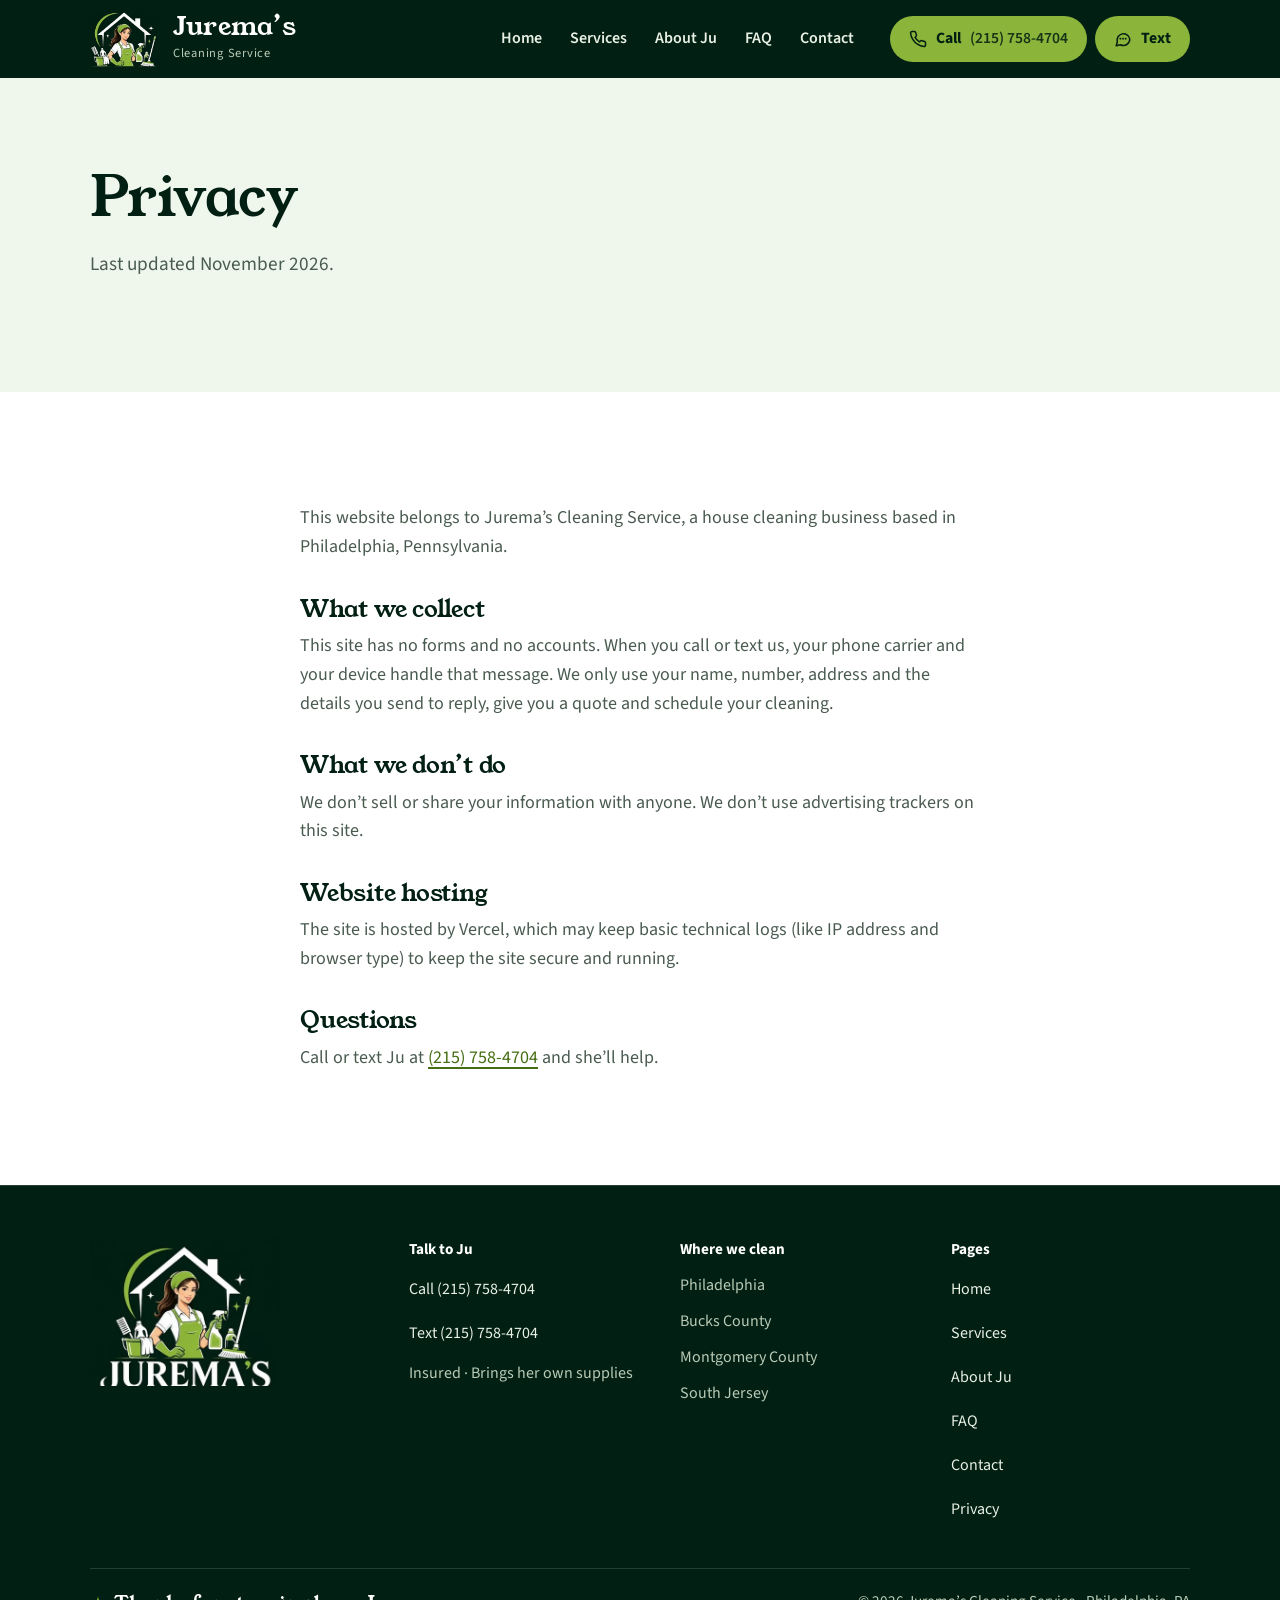
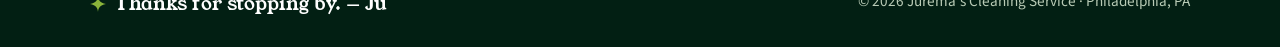
<file: privacy.html>
<!DOCTYPE html>
<html lang="en">
<head>
<meta charset="utf-8">
<meta name="viewport" content="width=device-width, initial-scale=1">
<title>Privacy | Jurema's Cleaning Service</title>
<meta name="description" content="How Jurema&#x27;s Cleaning Service handles the information you send when you call or text.">
<link rel="canonical" href="https://juremascleaning.vercel.app/privacy">
<meta name="theme-color" content="#021f13">
<meta property="og:type" content="website">
<meta property="og:site_name" content="Jurema's Cleaning Service">
<meta property="og:title" content="Privacy | Jurema&#x27;s Cleaning Service">
<meta property="og:description" content="How Jurema&#x27;s Cleaning Service handles the information you send when you call or text.">
<meta property="og:url" content="https://juremascleaning.vercel.app/privacy">
<meta property="og:image" content="https://juremascleaning.vercel.app/og-image.jpg">
<meta property="og:image:width" content="1200"><meta property="og:image:height" content="630">
<meta name="twitter:card" content="summary_large_image">
<link rel="icon" href="/favicon.ico" sizes="48x48">
<link rel="icon" type="image/png" href="/img/favicon-32.png" sizes="32x32">
<link rel="apple-touch-icon" href="/apple-touch-icon.png">
<link rel="manifest" href="/site.webmanifest">
<link rel="preload" href="/fonts/young-serif.woff2" as="font" type="font/woff2" crossorigin>
<link rel="preload" href="/fonts/source-sans-3.woff2" as="font" type="font/woff2" crossorigin>
<link rel="stylesheet" href="/assets/style.css">
<script>document.documentElement.classList.add('js')</script>
<script type="application/ld+json">{"@context": "https://schema.org", "@type": "BreadcrumbList", "itemListElement": [{"@type": "ListItem", "position": 1, "name": "Home", "item": "https://juremascleaning.vercel.app/"}, {"@type": "ListItem", "position": 2, "name": "Privacy", "item": "https://juremascleaning.vercel.app/privacy"}]}</script>
</head>
<body>
<a class="skip" href="#main">Skip to content</a>
<header class="site-header">
  <div class="wrap">
    <a class="brand" href="/">
      <img src="/img/logo-mark.webp" alt="" width="124" height="98">
      <span><span class="brand-name">Jurema&rsquo;s</span><span class="brand-sub">Cleaning Service</span></span>
    </a>
    <nav class="nav" id="site-nav" aria-label="Main"><a href="/">Home</a><a href="/services">Services</a><a href="/about">About Ju</a><a href="/faq">FAQ</a><a href="/contact">Contact</a></nav>
    <div class="header-cta"><a class="btn btn--call" href="tel:+12157584704"><svg viewBox="0 0 24 24" fill="none" stroke="currentColor" stroke-width="2" stroke-linecap="round" stroke-linejoin="round" aria-hidden="true"><path d="M22 16.9v3a2 2 0 0 1-2.2 2 19.8 19.8 0 0 1-8.6-3.1 19.5 19.5 0 0 1-6-6A19.8 19.8 0 0 1 2.1 4.2 2 2 0 0 1 4.1 2h3a2 2 0 0 1 2 1.7c.1 1 .4 1.9.7 2.8a2 2 0 0 1-.5 2.1L8 9.9a16 16 0 0 0 6 6l1.3-1.3a2 2 0 0 1 2.1-.4c.9.3 1.8.6 2.8.7a2 2 0 0 1 1.7 2z"/></svg><span>Call</span> <span class="num">(215) 758-4704</span></a><a class="btn btn--text" href="sms:+12157584704"><svg viewBox="0 0 24 24" fill="none" stroke="currentColor" stroke-width="2" stroke-linecap="round" stroke-linejoin="round" aria-hidden="true"><path d="M21 12a8.5 8.5 0 0 1-12.4 7.6L3 21l1.4-5.4A8.5 8.5 0 1 1 21 12z"/><path d="M8.5 11.5h.01M12 11.5h.01M15.5 11.5h.01" stroke-width="2.6"/></svg><span>Text</span></a></div>
    <button class="menu-btn" aria-expanded="false" aria-controls="site-nav"><svg viewBox="0 0 24 24" fill="none" stroke="currentColor" stroke-width="2.2" stroke-linecap="round" aria-hidden="true"><path d="M4 7h16M4 12h16M4 17h16"/></svg><span>Menu</span></button>
  </div>
</header>
<main id="main">

<section class="page-hero"><div class="wrap"><h1>Privacy</h1><p class="lede">Last updated November 2026.</p></div></section>
<section class="section"><div class="wrap narrow prose">
<p>This website belongs to Jurema&rsquo;s Cleaning Service, a house cleaning business based in Philadelphia, Pennsylvania.</p>
<h2>What we collect</h2>
<p>This site has no forms and no accounts. When you call or text us, your phone carrier and your device handle that message. We only use your name, number, address and the details you send to reply, give you a quote and schedule your cleaning.</p>
<h2>What we don&rsquo;t do</h2>
<p>We don&rsquo;t sell or share your information with anyone. We don&rsquo;t use advertising trackers on this site.</p>
<h2>Website hosting</h2>
<p>The site is hosted by Vercel, which may keep basic technical logs (like IP address and browser type) to keep the site secure and running.</p>
<h2>Questions</h2>
<p>Call or text Ju at <a href="tel:+12157584704">(215) 758-4704</a> and she&rsquo;ll help.</p>
</div></section>

</main>
<footer class="site-footer">
  <div class="wrap">
    <div class="foot">
      <div><img src="/img/logo-full.webp" alt="Jurema's Cleaning Service logo" width="200" height="156" loading="lazy" decoding="async"></div>
      <div><h2 class="fh">Talk to Ju</h2><ul>
        <li><a href="tel:+12157584704">Call (215) 758-4704</a></li><li><a href="sms:+12157584704">Text (215) 758-4704</a></li>
        <li class="muted">Insured &middot; Brings her own supplies</li></ul></div>
      <div><h2 class="fh">Where we clean</h2><ul class="muted">
        <li>Philadelphia</li><li>Bucks County</li><li>Montgomery County</li><li>South Jersey</li></ul></div>
      <div><h2 class="fh">Pages</h2><ul><li><a href="/">Home</a></li><li><a href="/services">Services</a></li><li><a href="/about">About Ju</a></li><li><a href="/faq">FAQ</a></li><li><a href="/contact">Contact</a></li><li><a href="/privacy">Privacy</a></li></ul></div>
    </div>
    <div class="foot-bottom">
      <span class="thanks"><svg viewBox="0 0 24 24" fill="currentColor" aria-hidden="true"><path d="M12 0c.6 6.4 2.6 9.9 12 12-9.4 2.1-11.4 5.6-12 12-.6-6.4-2.6-9.9-12-12C9.4 9.9 11.4 6.4 12 0z"/></svg> Thanks for stopping by. &mdash; Ju</span>
      <span>&copy; 2026 Jurema&rsquo;s Cleaning Service &middot; Philadelphia, PA</span>
    </div>
  </div>
</footer>
<a class="fab" href="tel:+12157584704" aria-label="Call Ju at (215) 758-4704"><span class="fab-ico"><svg viewBox="0 0 24 24" fill="none" stroke="currentColor" stroke-width="2" stroke-linecap="round" stroke-linejoin="round" aria-hidden="true"><path d="M22 16.9v3a2 2 0 0 1-2.2 2 19.8 19.8 0 0 1-8.6-3.1 19.5 19.5 0 0 1-6-6A19.8 19.8 0 0 1 2.1 4.2 2 2 0 0 1 4.1 2h3a2 2 0 0 1 2 1.7c.1 1 .4 1.9.7 2.8a2 2 0 0 1-.5 2.1L8 9.9a16 16 0 0 0 6 6l1.3-1.3a2 2 0 0 1 2.1-.4c.9.3 1.8.6 2.8.7a2 2 0 0 1 1.7 2z"/></svg></span><span>Call Ju</span></a>
<div class="callbar" role="region" aria-label="Contact Ju">
  <a class="cb cb--call" href="tel:+12157584704"><svg viewBox="0 0 24 24" fill="none" stroke="currentColor" stroke-width="2" stroke-linecap="round" stroke-linejoin="round" aria-hidden="true"><path d="M22 16.9v3a2 2 0 0 1-2.2 2 19.8 19.8 0 0 1-8.6-3.1 19.5 19.5 0 0 1-6-6A19.8 19.8 0 0 1 2.1 4.2 2 2 0 0 1 4.1 2h3a2 2 0 0 1 2 1.7c.1 1 .4 1.9.7 2.8a2 2 0 0 1-.5 2.1L8 9.9a16 16 0 0 0 6 6l1.3-1.3a2 2 0 0 1 2.1-.4c.9.3 1.8.6 2.8.7a2 2 0 0 1 1.7 2z"/></svg><span>Call</span></a>
  <a class="cb cb--text" href="sms:+12157584704"><svg viewBox="0 0 24 24" fill="none" stroke="currentColor" stroke-width="2" stroke-linecap="round" stroke-linejoin="round" aria-hidden="true"><path d="M21 12a8.5 8.5 0 0 1-12.4 7.6L3 21l1.4-5.4A8.5 8.5 0 1 1 21 12z"/><path d="M8.5 11.5h.01M12 11.5h.01M15.5 11.5h.01" stroke-width="2.6"/></svg><span>Text</span></a>
  <a class="cb cb--price" href="sms:+12157584704?&body=Hi Ju! I'd like a price for a cleaning.%0AZip code: %0ABedrooms / bathrooms: %0AType of cleaning (regular, deep, move-out...): %0AHow often: "><svg viewBox="0 0 24 24" fill="none" stroke="currentColor" stroke-width="2" stroke-linecap="round" stroke-linejoin="round" aria-hidden="true"><path d="M20.6 13.4l-7.2 7.2a2 2 0 0 1-2.8 0L3 13V3h10l7.6 7.6a2 2 0 0 1 0 2.8z"/><circle cx="7.5" cy="7.5" r="1.5"/></svg><span>Get my price</span></a>
</div>
<script src="/assets/main.js" defer></script>
</body>
</html>
</file>
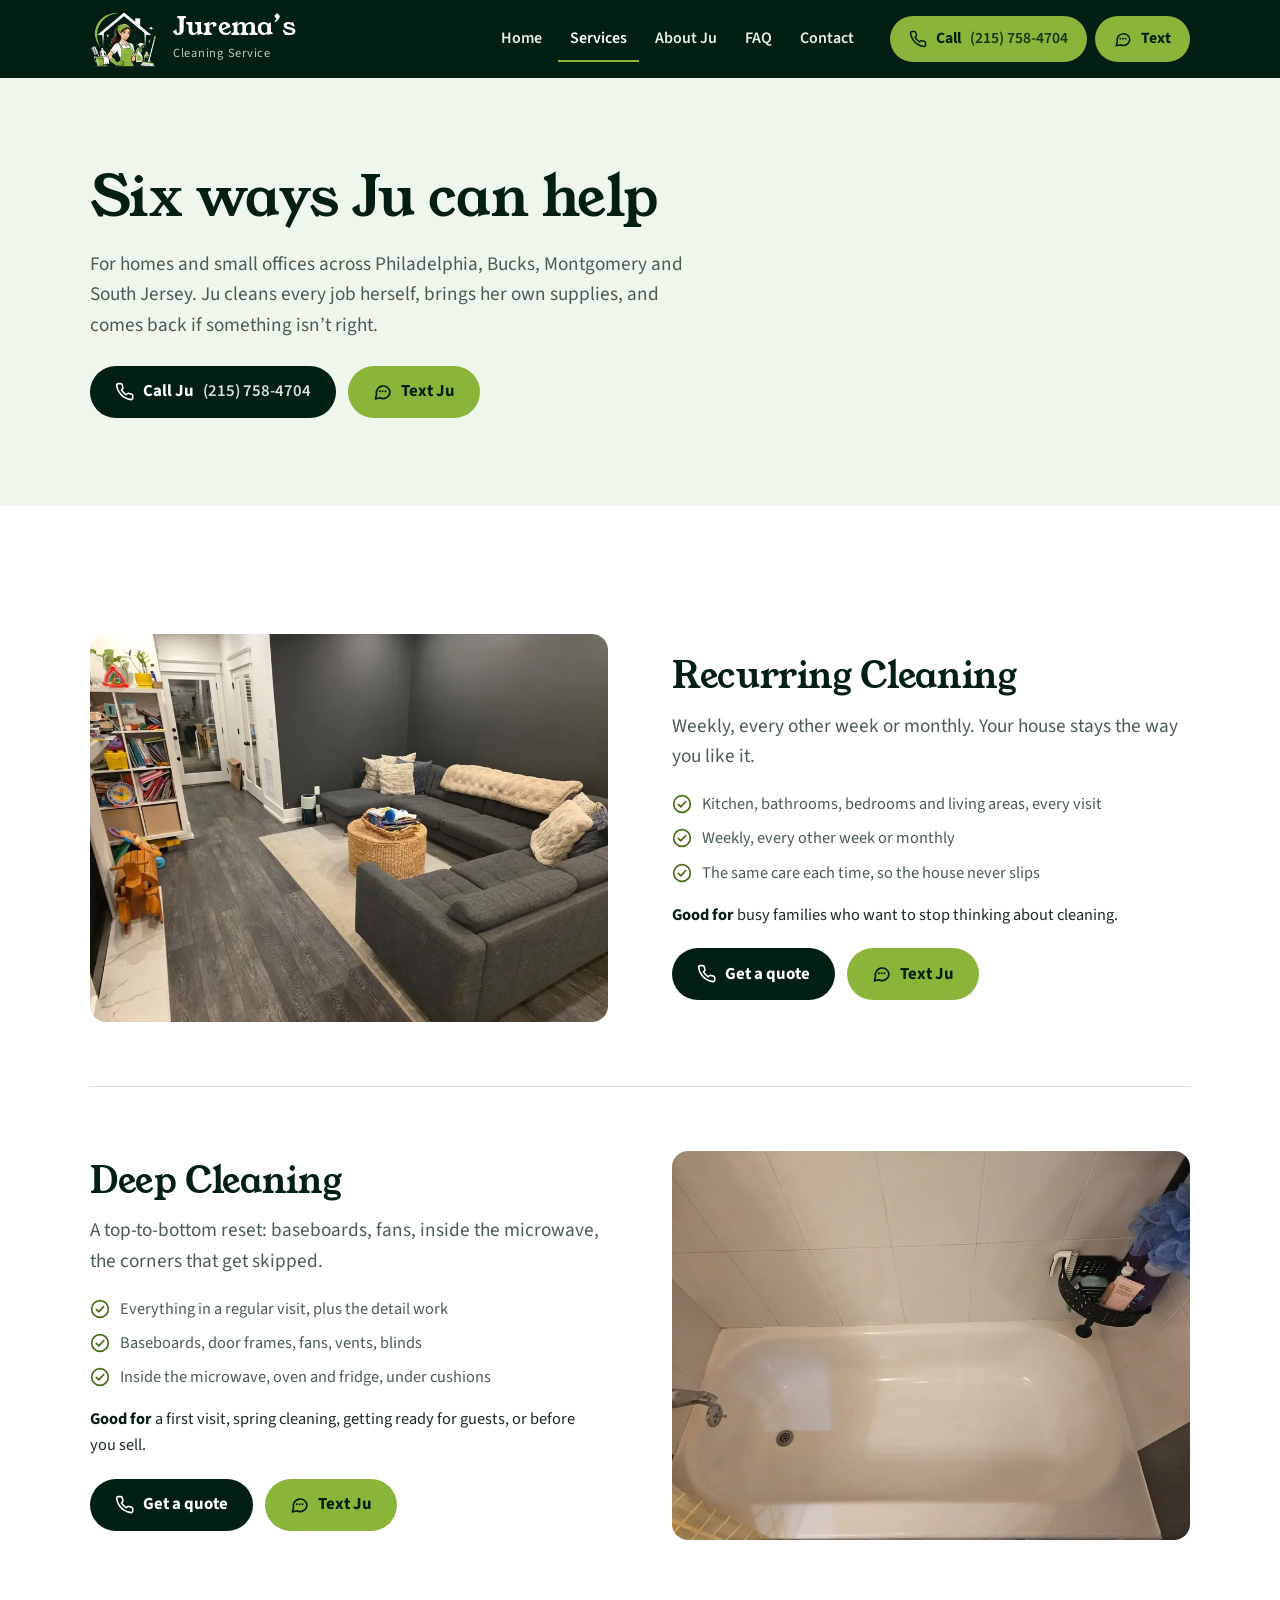
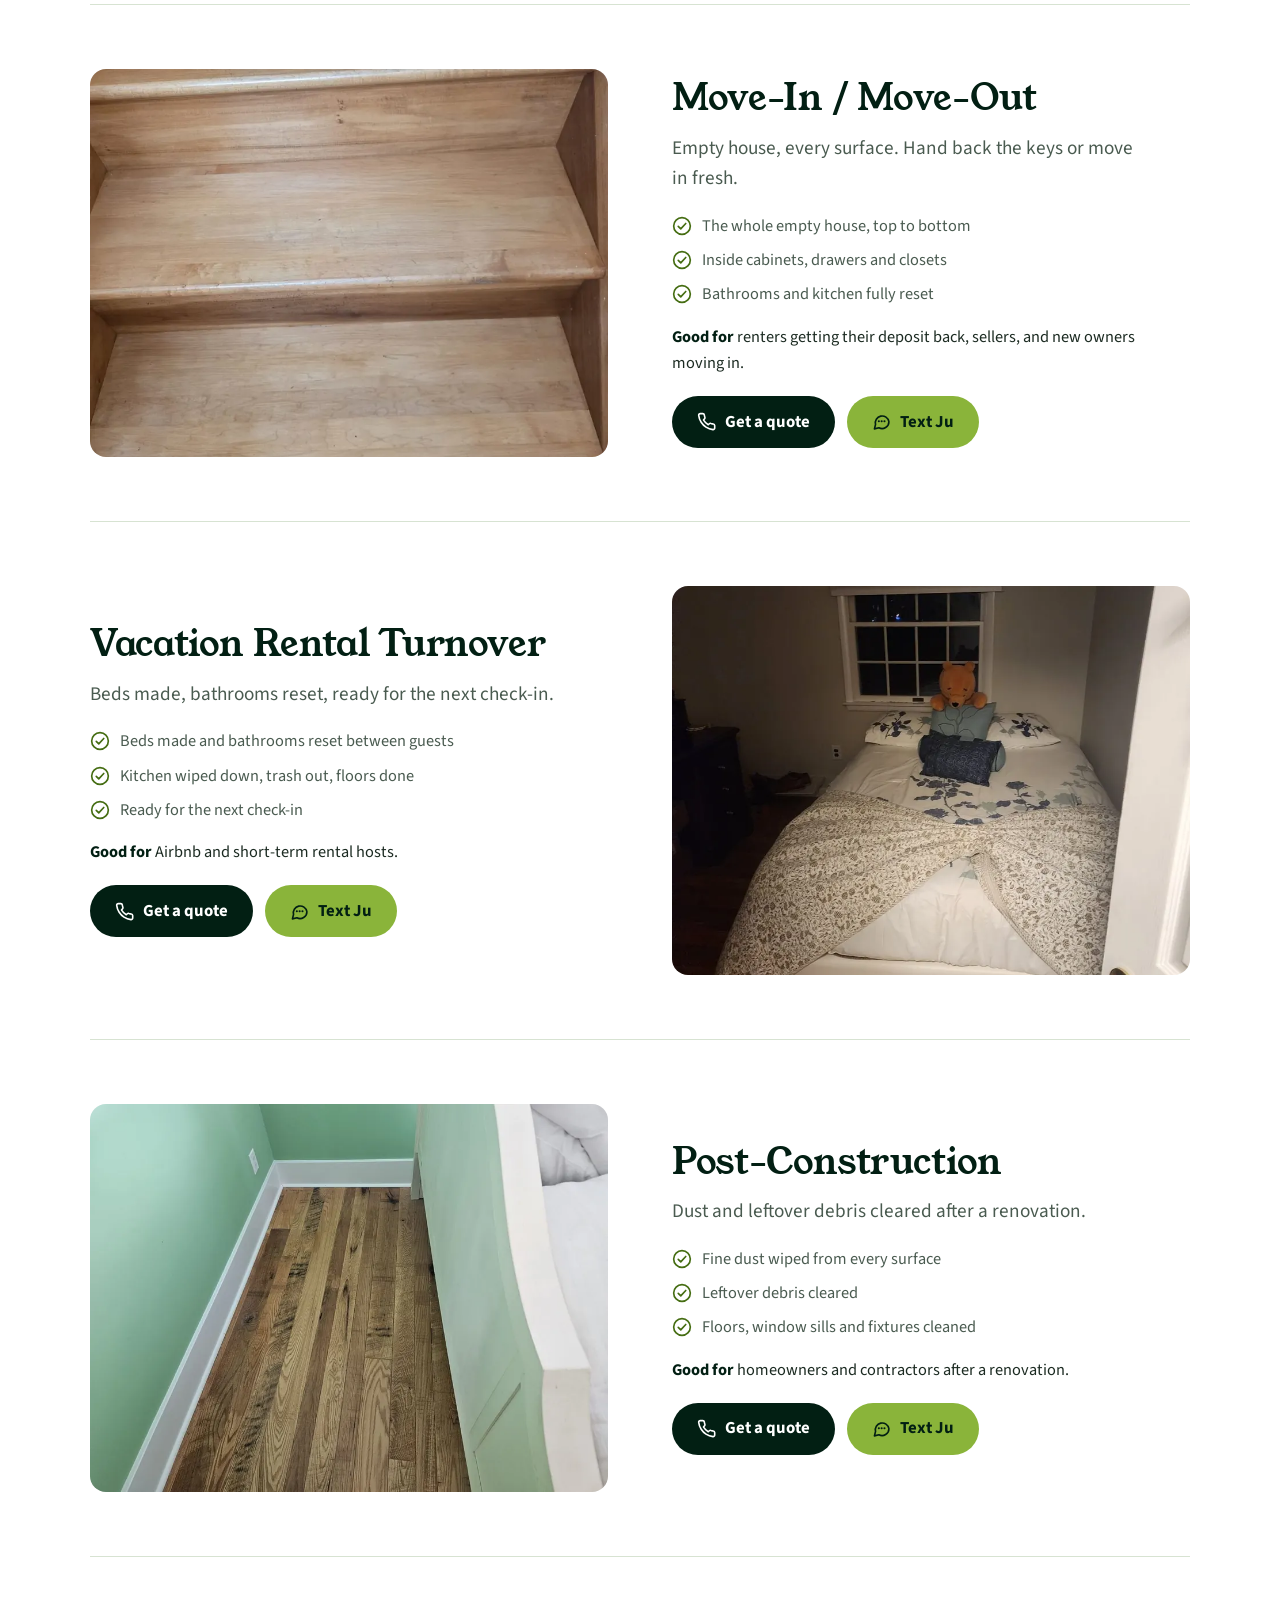
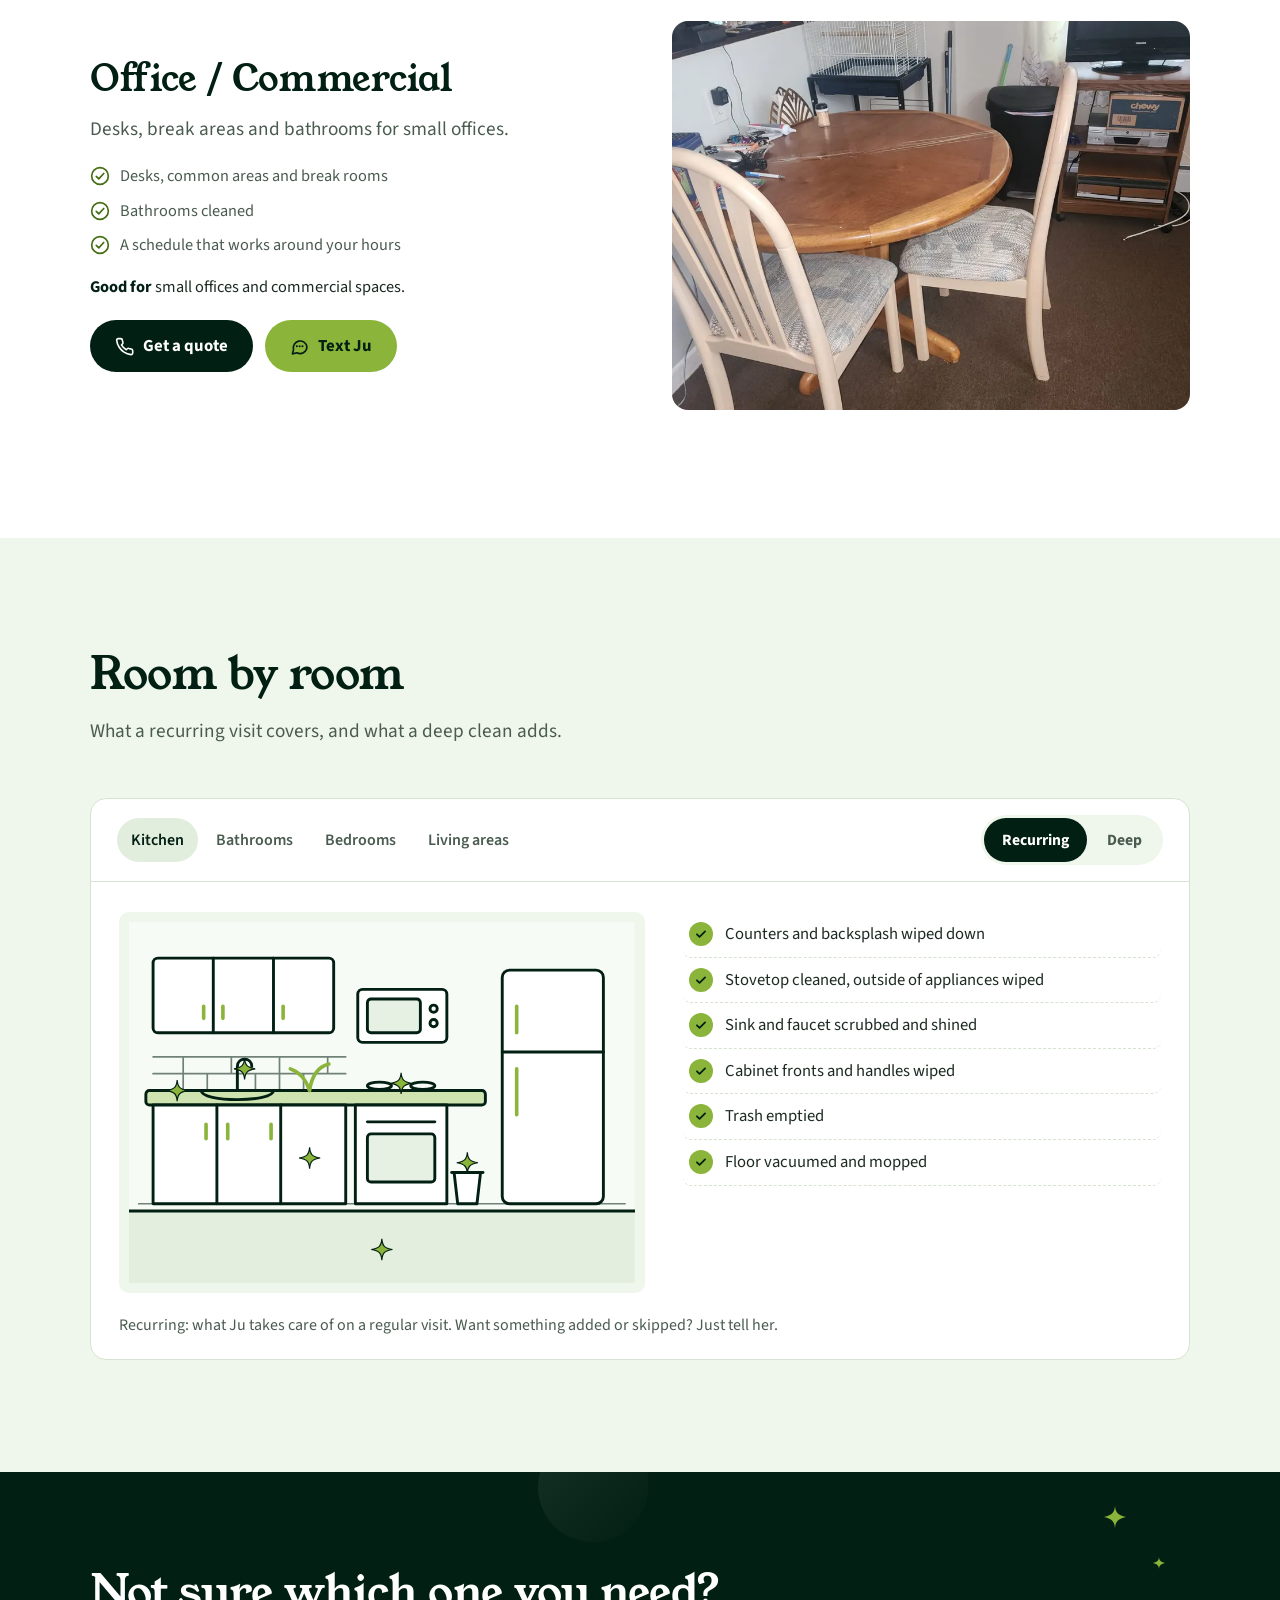
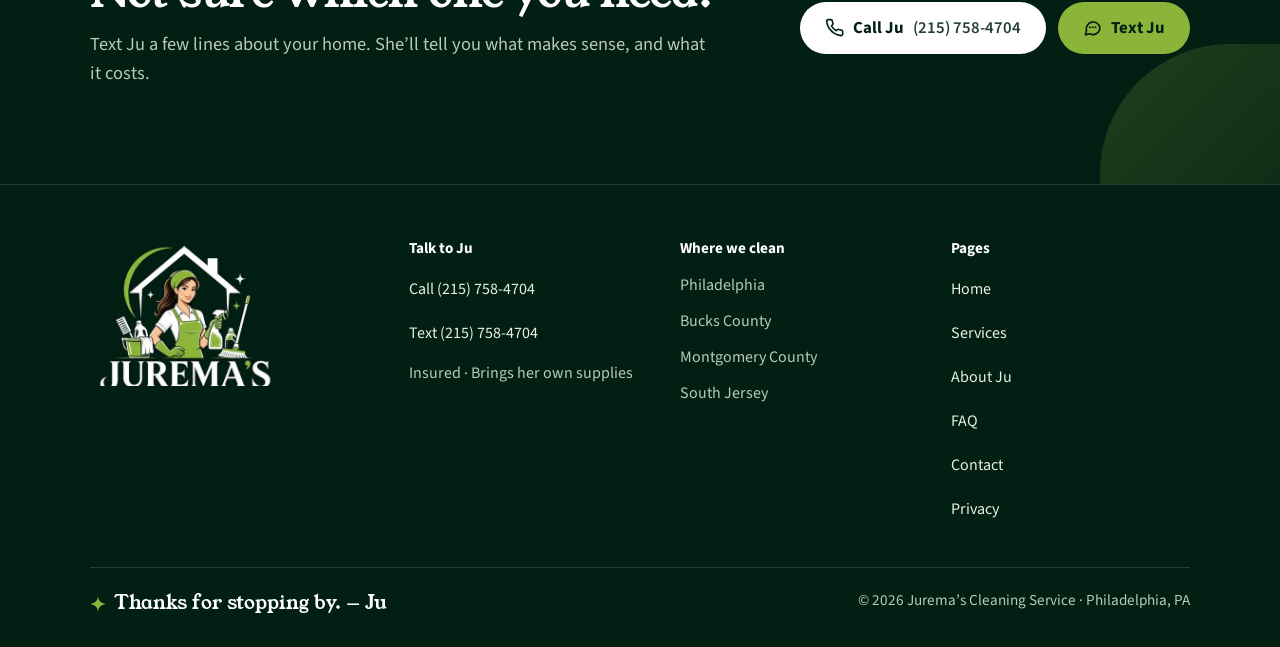
<file: services.html>
<!DOCTYPE html>
<html lang="en">
<head>
<meta charset="utf-8">
<meta name="viewport" content="width=device-width, initial-scale=1">
<title>Cleaning Services in Philadelphia | Jurema's Cleaning Service</title>
<meta name="description" content="Recurring, deep, move-in/out, vacation rental, post-construction and office cleaning around Philadelphia. Call or text Ju at (215) 758-4704.">
<link rel="canonical" href="https://juremascleaning.vercel.app/services">
<meta name="theme-color" content="#021f13">
<meta property="og:type" content="website">
<meta property="og:site_name" content="Jurema's Cleaning Service">
<meta property="og:title" content="Cleaning Services in Philadelphia | Jurema&#x27;s Cleaning Service">
<meta property="og:description" content="Recurring, deep, move-in/out, vacation rental, post-construction and office cleaning around Philadelphia. Call or text Ju at (215) 758-4704.">
<meta property="og:url" content="https://juremascleaning.vercel.app/services">
<meta property="og:image" content="https://juremascleaning.vercel.app/og-image.jpg">
<meta property="og:image:width" content="1200"><meta property="og:image:height" content="630">
<meta name="twitter:card" content="summary_large_image">
<link rel="icon" href="/favicon.ico" sizes="48x48">
<link rel="icon" type="image/png" href="/img/favicon-32.png" sizes="32x32">
<link rel="apple-touch-icon" href="/apple-touch-icon.png">
<link rel="manifest" href="/site.webmanifest">
<link rel="preload" href="/fonts/young-serif.woff2" as="font" type="font/woff2" crossorigin>
<link rel="preload" href="/fonts/source-sans-3.woff2" as="font" type="font/woff2" crossorigin>
<link rel="stylesheet" href="/assets/style.css">
<script>document.documentElement.classList.add('js')</script>
<script type="application/ld+json">{"@context": "https://schema.org", "@type": "BreadcrumbList", "itemListElement": [{"@type": "ListItem", "position": 1, "name": "Home", "item": "https://juremascleaning.vercel.app/"}, {"@type": "ListItem", "position": 2, "name": "Services", "item": "https://juremascleaning.vercel.app/services"}]}</script>
</head>
<body>
<a class="skip" href="#main">Skip to content</a>
<header class="site-header">
  <div class="wrap">
    <a class="brand" href="/">
      <img src="/img/logo-mark.webp" alt="" width="124" height="98">
      <span><span class="brand-name">Jurema&rsquo;s</span><span class="brand-sub">Cleaning Service</span></span>
    </a>
    <nav class="nav" id="site-nav" aria-label="Main"><a href="/">Home</a><a href="/services" aria-current="page">Services</a><a href="/about">About Ju</a><a href="/faq">FAQ</a><a href="/contact">Contact</a></nav>
    <div class="header-cta"><a class="btn btn--call" href="tel:+12157584704"><svg viewBox="0 0 24 24" fill="none" stroke="currentColor" stroke-width="2" stroke-linecap="round" stroke-linejoin="round" aria-hidden="true"><path d="M22 16.9v3a2 2 0 0 1-2.2 2 19.8 19.8 0 0 1-8.6-3.1 19.5 19.5 0 0 1-6-6A19.8 19.8 0 0 1 2.1 4.2 2 2 0 0 1 4.1 2h3a2 2 0 0 1 2 1.7c.1 1 .4 1.9.7 2.8a2 2 0 0 1-.5 2.1L8 9.9a16 16 0 0 0 6 6l1.3-1.3a2 2 0 0 1 2.1-.4c.9.3 1.8.6 2.8.7a2 2 0 0 1 1.7 2z"/></svg><span>Call</span> <span class="num">(215) 758-4704</span></a><a class="btn btn--text" href="sms:+12157584704"><svg viewBox="0 0 24 24" fill="none" stroke="currentColor" stroke-width="2" stroke-linecap="round" stroke-linejoin="round" aria-hidden="true"><path d="M21 12a8.5 8.5 0 0 1-12.4 7.6L3 21l1.4-5.4A8.5 8.5 0 1 1 21 12z"/><path d="M8.5 11.5h.01M12 11.5h.01M15.5 11.5h.01" stroke-width="2.6"/></svg><span>Text</span></a></div>
    <button class="menu-btn" aria-expanded="false" aria-controls="site-nav"><svg viewBox="0 0 24 24" fill="none" stroke="currentColor" stroke-width="2.2" stroke-linecap="round" aria-hidden="true"><path d="M4 7h16M4 12h16M4 17h16"/></svg><span>Menu</span></button>
  </div>
</header>
<main id="main">

<section class="page-hero" aria-labelledby="ph">
  <div class="wrap">
    <h1 id="ph" data-split>Six ways Ju can help</h1>
    <p class="lede">For homes and small offices across Philadelphia, Bucks, Montgomery and South Jersey. Ju cleans every job herself, brings her own supplies, and comes back if something isn&rsquo;t right.</p>
    <div class="btn-row"><a class="btn btn--call" href="tel:+12157584704"><svg viewBox="0 0 24 24" fill="none" stroke="currentColor" stroke-width="2" stroke-linecap="round" stroke-linejoin="round" aria-hidden="true"><path d="M22 16.9v3a2 2 0 0 1-2.2 2 19.8 19.8 0 0 1-8.6-3.1 19.5 19.5 0 0 1-6-6A19.8 19.8 0 0 1 2.1 4.2 2 2 0 0 1 4.1 2h3a2 2 0 0 1 2 1.7c.1 1 .4 1.9.7 2.8a2 2 0 0 1-.5 2.1L8 9.9a16 16 0 0 0 6 6l1.3-1.3a2 2 0 0 1 2.1-.4c.9.3 1.8.6 2.8.7a2 2 0 0 1 1.7 2z"/></svg><span>Call Ju</span> <span class="num">(215) 758-4704</span></a><a class="btn btn--text" href="sms:+12157584704"><svg viewBox="0 0 24 24" fill="none" stroke="currentColor" stroke-width="2" stroke-linecap="round" stroke-linejoin="round" aria-hidden="true"><path d="M21 12a8.5 8.5 0 0 1-12.4 7.6L3 21l1.4-5.4A8.5 8.5 0 1 1 21 12z"/><path d="M8.5 11.5h.01M12 11.5h.01M15.5 11.5h.01" stroke-width="2.6"/></svg><span>Text Ju</span></a></div>
  </div>
</section>
<section class="section--tight"><div class="wrap"><div class="svc-row" id="recurring" data-reveal>
  <div class="svc-row-ph"><img src="/img/family-after-900.webp" srcset="/img/family-after-320.webp 320w, /img/family-after-480.webp 480w, /img/family-after-900.webp 900w" sizes="(max-width: 900px) 92vw, 560px" alt="Family room after a recurring clean" width="900" height="675" loading="lazy" decoding="async"></div>
  <div>
    <h2>Recurring Cleaning</h2>
    <p class="lede">Weekly, every other week or monthly. Your house stays the way you like it.</p>
    <details class="inc" data-desktop-open><summary>What&rsquo;s included<span class="pm"><svg viewBox="0 0 24 24" fill="none" stroke="currentColor" stroke-width="2.6" stroke-linecap="round" aria-hidden="true"><path d="M12 5v14M5 12h14"/></svg></span></summary><ul><li><svg viewBox="0 0 24 24" fill="none" stroke="currentColor" stroke-width="2" stroke-linecap="round" stroke-linejoin="round" aria-hidden="true"><circle cx="12" cy="12" r="10"/><path d="M7.5 12.5l3 3 6-6.5"/></svg><span>Kitchen, bathrooms, bedrooms and living areas, every visit</span></li><li><svg viewBox="0 0 24 24" fill="none" stroke="currentColor" stroke-width="2" stroke-linecap="round" stroke-linejoin="round" aria-hidden="true"><circle cx="12" cy="12" r="10"/><path d="M7.5 12.5l3 3 6-6.5"/></svg><span>Weekly, every other week or monthly</span></li><li><svg viewBox="0 0 24 24" fill="none" stroke="currentColor" stroke-width="2" stroke-linecap="round" stroke-linejoin="round" aria-hidden="true"><circle cx="12" cy="12" r="10"/><path d="M7.5 12.5l3 3 6-6.5"/></svg><span>The same care each time, so the house never slips</span></li></ul></details>
    <p class="for"><strong>Good for</strong> busy families who want to stop thinking about cleaning.</p>
    <div class="btn-row"><a class="btn btn--call" href="tel:+12157584704"><svg viewBox="0 0 24 24" fill="none" stroke="currentColor" stroke-width="2" stroke-linecap="round" stroke-linejoin="round" aria-hidden="true"><path d="M22 16.9v3a2 2 0 0 1-2.2 2 19.8 19.8 0 0 1-8.6-3.1 19.5 19.5 0 0 1-6-6A19.8 19.8 0 0 1 2.1 4.2 2 2 0 0 1 4.1 2h3a2 2 0 0 1 2 1.7c.1 1 .4 1.9.7 2.8a2 2 0 0 1-.5 2.1L8 9.9a16 16 0 0 0 6 6l1.3-1.3a2 2 0 0 1 2.1-.4c.9.3 1.8.6 2.8.7a2 2 0 0 1 1.7 2z"/></svg><span>Get a quote</span></a><a class="btn btn--text" href="sms:+12157584704"><svg viewBox="0 0 24 24" fill="none" stroke="currentColor" stroke-width="2" stroke-linecap="round" stroke-linejoin="round" aria-hidden="true"><path d="M21 12a8.5 8.5 0 0 1-12.4 7.6L3 21l1.4-5.4A8.5 8.5 0 1 1 21 12z"/><path d="M8.5 11.5h.01M12 11.5h.01M15.5 11.5h.01" stroke-width="2.6"/></svg><span>Text Ju</span></a></div>
  </div>
</div><div class="svc-row" id="deep" data-reveal>
  <div class="svc-row-ph"><img src="/img/tub-after-900.webp" srcset="/img/tub-after-320.webp 320w, /img/tub-after-480.webp 480w, /img/tub-after-900.webp 900w" sizes="(max-width: 900px) 92vw, 560px" alt="Bathtub after a deep clean" width="900" height="675" loading="lazy" decoding="async"></div>
  <div>
    <h2>Deep Cleaning</h2>
    <p class="lede">A top-to-bottom reset: baseboards, fans, inside the microwave, the corners that get skipped.</p>
    <details class="inc" data-desktop-open><summary>What&rsquo;s included<span class="pm"><svg viewBox="0 0 24 24" fill="none" stroke="currentColor" stroke-width="2.6" stroke-linecap="round" aria-hidden="true"><path d="M12 5v14M5 12h14"/></svg></span></summary><ul><li><svg viewBox="0 0 24 24" fill="none" stroke="currentColor" stroke-width="2" stroke-linecap="round" stroke-linejoin="round" aria-hidden="true"><circle cx="12" cy="12" r="10"/><path d="M7.5 12.5l3 3 6-6.5"/></svg><span>Everything in a regular visit, plus the detail work</span></li><li><svg viewBox="0 0 24 24" fill="none" stroke="currentColor" stroke-width="2" stroke-linecap="round" stroke-linejoin="round" aria-hidden="true"><circle cx="12" cy="12" r="10"/><path d="M7.5 12.5l3 3 6-6.5"/></svg><span>Baseboards, door frames, fans, vents, blinds</span></li><li><svg viewBox="0 0 24 24" fill="none" stroke="currentColor" stroke-width="2" stroke-linecap="round" stroke-linejoin="round" aria-hidden="true"><circle cx="12" cy="12" r="10"/><path d="M7.5 12.5l3 3 6-6.5"/></svg><span>Inside the microwave, oven and fridge, under cushions</span></li></ul></details>
    <p class="for"><strong>Good for</strong> a first visit, spring cleaning, getting ready for guests, or before you sell.</p>
    <div class="btn-row"><a class="btn btn--call" href="tel:+12157584704"><svg viewBox="0 0 24 24" fill="none" stroke="currentColor" stroke-width="2" stroke-linecap="round" stroke-linejoin="round" aria-hidden="true"><path d="M22 16.9v3a2 2 0 0 1-2.2 2 19.8 19.8 0 0 1-8.6-3.1 19.5 19.5 0 0 1-6-6A19.8 19.8 0 0 1 2.1 4.2 2 2 0 0 1 4.1 2h3a2 2 0 0 1 2 1.7c.1 1 .4 1.9.7 2.8a2 2 0 0 1-.5 2.1L8 9.9a16 16 0 0 0 6 6l1.3-1.3a2 2 0 0 1 2.1-.4c.9.3 1.8.6 2.8.7a2 2 0 0 1 1.7 2z"/></svg><span>Get a quote</span></a><a class="btn btn--text" href="sms:+12157584704"><svg viewBox="0 0 24 24" fill="none" stroke="currentColor" stroke-width="2" stroke-linecap="round" stroke-linejoin="round" aria-hidden="true"><path d="M21 12a8.5 8.5 0 0 1-12.4 7.6L3 21l1.4-5.4A8.5 8.5 0 1 1 21 12z"/><path d="M8.5 11.5h.01M12 11.5h.01M15.5 11.5h.01" stroke-width="2.6"/></svg><span>Text Ju</span></a></div>
  </div>
</div><div class="svc-row" id="move" data-reveal>
  <div class="svc-row-ph"><img src="/img/stairs-after-900.webp" srcset="/img/stairs-after-320.webp 320w, /img/stairs-after-480.webp 480w, /img/stairs-after-900.webp 900w" sizes="(max-width: 900px) 92vw, 560px" alt="Clean wooden stairs in an empty house" width="900" height="1200" loading="lazy" decoding="async"></div>
  <div>
    <h2>Move-In / Move-Out</h2>
    <p class="lede">Empty house, every surface. Hand back the keys or move in fresh.</p>
    <details class="inc" data-desktop-open><summary>What&rsquo;s included<span class="pm"><svg viewBox="0 0 24 24" fill="none" stroke="currentColor" stroke-width="2.6" stroke-linecap="round" aria-hidden="true"><path d="M12 5v14M5 12h14"/></svg></span></summary><ul><li><svg viewBox="0 0 24 24" fill="none" stroke="currentColor" stroke-width="2" stroke-linecap="round" stroke-linejoin="round" aria-hidden="true"><circle cx="12" cy="12" r="10"/><path d="M7.5 12.5l3 3 6-6.5"/></svg><span>The whole empty house, top to bottom</span></li><li><svg viewBox="0 0 24 24" fill="none" stroke="currentColor" stroke-width="2" stroke-linecap="round" stroke-linejoin="round" aria-hidden="true"><circle cx="12" cy="12" r="10"/><path d="M7.5 12.5l3 3 6-6.5"/></svg><span>Inside cabinets, drawers and closets</span></li><li><svg viewBox="0 0 24 24" fill="none" stroke="currentColor" stroke-width="2" stroke-linecap="round" stroke-linejoin="round" aria-hidden="true"><circle cx="12" cy="12" r="10"/><path d="M7.5 12.5l3 3 6-6.5"/></svg><span>Bathrooms and kitchen fully reset</span></li></ul></details>
    <p class="for"><strong>Good for</strong> renters getting their deposit back, sellers, and new owners moving in.</p>
    <div class="btn-row"><a class="btn btn--call" href="tel:+12157584704"><svg viewBox="0 0 24 24" fill="none" stroke="currentColor" stroke-width="2" stroke-linecap="round" stroke-linejoin="round" aria-hidden="true"><path d="M22 16.9v3a2 2 0 0 1-2.2 2 19.8 19.8 0 0 1-8.6-3.1 19.5 19.5 0 0 1-6-6A19.8 19.8 0 0 1 2.1 4.2 2 2 0 0 1 4.1 2h3a2 2 0 0 1 2 1.7c.1 1 .4 1.9.7 2.8a2 2 0 0 1-.5 2.1L8 9.9a16 16 0 0 0 6 6l1.3-1.3a2 2 0 0 1 2.1-.4c.9.3 1.8.6 2.8.7a2 2 0 0 1 1.7 2z"/></svg><span>Get a quote</span></a><a class="btn btn--text" href="sms:+12157584704"><svg viewBox="0 0 24 24" fill="none" stroke="currentColor" stroke-width="2" stroke-linecap="round" stroke-linejoin="round" aria-hidden="true"><path d="M21 12a8.5 8.5 0 0 1-12.4 7.6L3 21l1.4-5.4A8.5 8.5 0 1 1 21 12z"/><path d="M8.5 11.5h.01M12 11.5h.01M15.5 11.5h.01" stroke-width="2.6"/></svg><span>Text Ju</span></a></div>
  </div>
</div><div class="svc-row" id="rental" data-reveal>
  <div class="svc-row-ph"><img src="/img/bed2-after-900.webp" srcset="/img/bed2-after-320.webp 320w, /img/bed2-after-480.webp 480w, /img/bed2-after-900.webp 900w" sizes="(max-width: 900px) 92vw, 560px" alt="Guest bedroom ready for the next guest" width="900" height="1200" loading="lazy" decoding="async"></div>
  <div>
    <h2>Vacation Rental Turnover</h2>
    <p class="lede">Beds made, bathrooms reset, ready for the next check-in.</p>
    <details class="inc" data-desktop-open><summary>What&rsquo;s included<span class="pm"><svg viewBox="0 0 24 24" fill="none" stroke="currentColor" stroke-width="2.6" stroke-linecap="round" aria-hidden="true"><path d="M12 5v14M5 12h14"/></svg></span></summary><ul><li><svg viewBox="0 0 24 24" fill="none" stroke="currentColor" stroke-width="2" stroke-linecap="round" stroke-linejoin="round" aria-hidden="true"><circle cx="12" cy="12" r="10"/><path d="M7.5 12.5l3 3 6-6.5"/></svg><span>Beds made and bathrooms reset between guests</span></li><li><svg viewBox="0 0 24 24" fill="none" stroke="currentColor" stroke-width="2" stroke-linecap="round" stroke-linejoin="round" aria-hidden="true"><circle cx="12" cy="12" r="10"/><path d="M7.5 12.5l3 3 6-6.5"/></svg><span>Kitchen wiped down, trash out, floors done</span></li><li><svg viewBox="0 0 24 24" fill="none" stroke="currentColor" stroke-width="2" stroke-linecap="round" stroke-linejoin="round" aria-hidden="true"><circle cx="12" cy="12" r="10"/><path d="M7.5 12.5l3 3 6-6.5"/></svg><span>Ready for the next check-in</span></li></ul></details>
    <p class="for"><strong>Good for</strong> Airbnb and short-term rental hosts.</p>
    <div class="btn-row"><a class="btn btn--call" href="tel:+12157584704"><svg viewBox="0 0 24 24" fill="none" stroke="currentColor" stroke-width="2" stroke-linecap="round" stroke-linejoin="round" aria-hidden="true"><path d="M22 16.9v3a2 2 0 0 1-2.2 2 19.8 19.8 0 0 1-8.6-3.1 19.5 19.5 0 0 1-6-6A19.8 19.8 0 0 1 2.1 4.2 2 2 0 0 1 4.1 2h3a2 2 0 0 1 2 1.7c.1 1 .4 1.9.7 2.8a2 2 0 0 1-.5 2.1L8 9.9a16 16 0 0 0 6 6l1.3-1.3a2 2 0 0 1 2.1-.4c.9.3 1.8.6 2.8.7a2 2 0 0 1 1.7 2z"/></svg><span>Get a quote</span></a><a class="btn btn--text" href="sms:+12157584704"><svg viewBox="0 0 24 24" fill="none" stroke="currentColor" stroke-width="2" stroke-linecap="round" stroke-linejoin="round" aria-hidden="true"><path d="M21 12a8.5 8.5 0 0 1-12.4 7.6L3 21l1.4-5.4A8.5 8.5 0 1 1 21 12z"/><path d="M8.5 11.5h.01M12 11.5h.01M15.5 11.5h.01" stroke-width="2.6"/></svg><span>Text Ju</span></a></div>
  </div>
</div><div class="svc-row" id="construction" data-reveal>
  <div class="svc-row-ph"><img src="/img/hall-after-900.webp" srcset="/img/hall-after-320.webp 320w, /img/hall-after-480.webp 480w, /img/hall-after-900.webp 900w" sizes="(max-width: 900px) 92vw, 560px" alt="Freshly painted hallway with a clean wood floor" width="900" height="675" loading="lazy" decoding="async"></div>
  <div>
    <h2>Post-Construction</h2>
    <p class="lede">Dust and leftover debris cleared after a renovation.</p>
    <details class="inc" data-desktop-open><summary>What&rsquo;s included<span class="pm"><svg viewBox="0 0 24 24" fill="none" stroke="currentColor" stroke-width="2.6" stroke-linecap="round" aria-hidden="true"><path d="M12 5v14M5 12h14"/></svg></span></summary><ul><li><svg viewBox="0 0 24 24" fill="none" stroke="currentColor" stroke-width="2" stroke-linecap="round" stroke-linejoin="round" aria-hidden="true"><circle cx="12" cy="12" r="10"/><path d="M7.5 12.5l3 3 6-6.5"/></svg><span>Fine dust wiped from every surface</span></li><li><svg viewBox="0 0 24 24" fill="none" stroke="currentColor" stroke-width="2" stroke-linecap="round" stroke-linejoin="round" aria-hidden="true"><circle cx="12" cy="12" r="10"/><path d="M7.5 12.5l3 3 6-6.5"/></svg><span>Leftover debris cleared</span></li><li><svg viewBox="0 0 24 24" fill="none" stroke="currentColor" stroke-width="2" stroke-linecap="round" stroke-linejoin="round" aria-hidden="true"><circle cx="12" cy="12" r="10"/><path d="M7.5 12.5l3 3 6-6.5"/></svg><span>Floors, window sills and fixtures cleaned</span></li></ul></details>
    <p class="for"><strong>Good for</strong> homeowners and contractors after a renovation.</p>
    <div class="btn-row"><a class="btn btn--call" href="tel:+12157584704"><svg viewBox="0 0 24 24" fill="none" stroke="currentColor" stroke-width="2" stroke-linecap="round" stroke-linejoin="round" aria-hidden="true"><path d="M22 16.9v3a2 2 0 0 1-2.2 2 19.8 19.8 0 0 1-8.6-3.1 19.5 19.5 0 0 1-6-6A19.8 19.8 0 0 1 2.1 4.2 2 2 0 0 1 4.1 2h3a2 2 0 0 1 2 1.7c.1 1 .4 1.9.7 2.8a2 2 0 0 1-.5 2.1L8 9.9a16 16 0 0 0 6 6l1.3-1.3a2 2 0 0 1 2.1-.4c.9.3 1.8.6 2.8.7a2 2 0 0 1 1.7 2z"/></svg><span>Get a quote</span></a><a class="btn btn--text" href="sms:+12157584704"><svg viewBox="0 0 24 24" fill="none" stroke="currentColor" stroke-width="2" stroke-linecap="round" stroke-linejoin="round" aria-hidden="true"><path d="M21 12a8.5 8.5 0 0 1-12.4 7.6L3 21l1.4-5.4A8.5 8.5 0 1 1 21 12z"/><path d="M8.5 11.5h.01M12 11.5h.01M15.5 11.5h.01" stroke-width="2.6"/></svg><span>Text Ju</span></a></div>
  </div>
</div><div class="svc-row" id="office" data-reveal>
  <div class="svc-row-ph"><img src="/img/table-after-900.webp" srcset="/img/table-after-320.webp 320w, /img/table-after-480.webp 480w, /img/table-after-900.webp 900w" sizes="(max-width: 900px) 92vw, 560px" alt="Cleared table and chairs after cleaning" width="900" height="1200" loading="lazy" decoding="async"></div>
  <div>
    <h2>Office / Commercial</h2>
    <p class="lede">Desks, break areas and bathrooms for small offices.</p>
    <details class="inc" data-desktop-open><summary>What&rsquo;s included<span class="pm"><svg viewBox="0 0 24 24" fill="none" stroke="currentColor" stroke-width="2.6" stroke-linecap="round" aria-hidden="true"><path d="M12 5v14M5 12h14"/></svg></span></summary><ul><li><svg viewBox="0 0 24 24" fill="none" stroke="currentColor" stroke-width="2" stroke-linecap="round" stroke-linejoin="round" aria-hidden="true"><circle cx="12" cy="12" r="10"/><path d="M7.5 12.5l3 3 6-6.5"/></svg><span>Desks, common areas and break rooms</span></li><li><svg viewBox="0 0 24 24" fill="none" stroke="currentColor" stroke-width="2" stroke-linecap="round" stroke-linejoin="round" aria-hidden="true"><circle cx="12" cy="12" r="10"/><path d="M7.5 12.5l3 3 6-6.5"/></svg><span>Bathrooms cleaned</span></li><li><svg viewBox="0 0 24 24" fill="none" stroke="currentColor" stroke-width="2" stroke-linecap="round" stroke-linejoin="round" aria-hidden="true"><circle cx="12" cy="12" r="10"/><path d="M7.5 12.5l3 3 6-6.5"/></svg><span>A schedule that works around your hours</span></li></ul></details>
    <p class="for"><strong>Good for</strong> small offices and commercial spaces.</p>
    <div class="btn-row"><a class="btn btn--call" href="tel:+12157584704"><svg viewBox="0 0 24 24" fill="none" stroke="currentColor" stroke-width="2" stroke-linecap="round" stroke-linejoin="round" aria-hidden="true"><path d="M22 16.9v3a2 2 0 0 1-2.2 2 19.8 19.8 0 0 1-8.6-3.1 19.5 19.5 0 0 1-6-6A19.8 19.8 0 0 1 2.1 4.2 2 2 0 0 1 4.1 2h3a2 2 0 0 1 2 1.7c.1 1 .4 1.9.7 2.8a2 2 0 0 1-.5 2.1L8 9.9a16 16 0 0 0 6 6l1.3-1.3a2 2 0 0 1 2.1-.4c.9.3 1.8.6 2.8.7a2 2 0 0 1 1.7 2z"/></svg><span>Get a quote</span></a><a class="btn btn--text" href="sms:+12157584704"><svg viewBox="0 0 24 24" fill="none" stroke="currentColor" stroke-width="2" stroke-linecap="round" stroke-linejoin="round" aria-hidden="true"><path d="M21 12a8.5 8.5 0 0 1-12.4 7.6L3 21l1.4-5.4A8.5 8.5 0 1 1 21 12z"/><path d="M8.5 11.5h.01M12 11.5h.01M15.5 11.5h.01" stroke-width="2.6"/></svg><span>Text Ju</span></a></div>
  </div>
</div></div></section>
<section class="section section--mint" aria-labelledby="cl-h">
  <div class="wrap">
    <div class="sec-head" data-reveal><h2 id="cl-h">Room by room</h2>
      <p class="lede">What a recurring visit covers, and what a deep clean adds.</p></div>
    <details class="cl-details" data-desktop-open>
  <summary class="cl-sum"><span>See what&rsquo;s included, room by room</span><span class="pm"><svg viewBox="0 0 24 24" fill="none" stroke="currentColor" stroke-width="2.6" stroke-linecap="round" aria-hidden="true"><path d="M12 5v14M5 12h14"/></svg></span></summary>
  <div class="checklist" data-checklist data-mode="recurring">
    <div class="cl-top">
      <div class="cl-tabs" role="tablist" aria-label="Rooms"><button type="button" role="tab" id="svc-cl-t0" aria-controls="svc-cl-p0" aria-selected="true" tabindex="0">Kitchen</button><button type="button" role="tab" id="svc-cl-t1" aria-controls="svc-cl-p1" aria-selected="false" tabindex="-1">Bathrooms</button><button type="button" role="tab" id="svc-cl-t2" aria-controls="svc-cl-p2" aria-selected="false" tabindex="-1">Bedrooms</button><button type="button" role="tab" id="svc-cl-t3" aria-controls="svc-cl-p3" aria-selected="false" tabindex="-1">Living areas</button></div>
      <div class="cl-mode" role="group" aria-label="Type of cleaning">
        <button type="button" data-mode="recurring" aria-pressed="true">Recurring</button>
        <button type="button" data-mode="deep" aria-pressed="false">Deep</button>
      </div>
    </div>
    <div class="cl-body"><div class="cl-panel" role="tabpanel" id="svc-cl-p0" aria-labelledby="svc-cl-t0">
  <div class="cl-art"><svg class="room-art" viewBox="0 0 420 300" aria-hidden="true" focusable="false"><rect class="wall" x="0" y="0" width="420" height="240"/><rect class="floor" x="0" y="240" width="420" height="60"/><path class="ln" d="M0 240H420"/><path class="ln thin" d="M8 234H412"/><rect class="ln fill-w" x="20" y="30" width="150" height="62" rx="4"/><path class="ln" d="M70 30V92M120 30V92"/><path class="ln acc" d="M62 70V80M78 70V80M128 70V80"/><path class="ln thin" d="M20 112H180M20 126H180M45 112V140M85 112V126M125 112V140M165 112V126M65 126V140M105 126V140M145 126V140"/><rect class="ln fill-w" x="190" y="56" width="74" height="44" rx="4"/><rect class="ln fill-m" x="198" y="64" width="44" height="28" rx="3"/><circle class="ln" cx="253" cy="72" r="3"/><circle class="ln" cx="253" cy="84" r="3"/><rect class="ln fill-l" x="14" y="140" width="282" height="12" rx="3"/><rect class="ln fill-w" x="20" y="152" width="160" height="82"/><path class="ln" d="M73 152V234M126 152V234"/><path class="ln acc" d="M64 168V180M82 168V180M118 168V180"/><path class="ln" d="M60 140C60 150 120 150 120 140"/><path class="ln" d="M90 140V120C90 112 102 112 102 120"/><rect class="ln fill-w" x="188" y="152" width="76" height="82"/><rect class="ln fill-m" x="198" y="176" width="56" height="40" rx="3"/><path class="ln" d="M198 166H254"/><ellipse class="ln" cx="208" cy="136" rx="10" ry="3"/><ellipse class="ln" cx="244" cy="136" rx="10" ry="3"/><path class="ln fill-w" d="M270 208H292L289 234H273Z"/><path class="ln" d="M268 208H294"/><rect class="ln fill-w" x="310" y="40" width="84" height="194" rx="6"/><path class="ln" d="M310 108H394"/><path class="ln acc" d="M322 70V92M322 122V160"/><path class="ln acc" d="M150 140C146 128 140 124 134 122M150 140C152 126 158 120 166 118"/><g class="hs" data-i="0" transform="translate(40 140)"><circle class="halo" r="17"/><path class="sp" d="M0-11C.6-3.8 2.6-1.4 11 0 2.6 1.4.6 3.8 0 11-.6 3.8-2.6 1.4-11 0-2.6-1.4-.6-3.8 0-11z"/></g><g class="hs" data-i="1" transform="translate(226 134)"><circle class="halo" r="17"/><path class="sp" d="M0-11C.6-3.8 2.6-1.4 11 0 2.6 1.4.6 3.8 0 11-.6 3.8-2.6 1.4-11 0-2.6-1.4-.6-3.8 0-11z"/></g><g class="hs" data-i="2" transform="translate(96 122)"><circle class="halo" r="17"/><path class="sp" d="M0-11C.6-3.8 2.6-1.4 11 0 2.6 1.4.6 3.8 0 11-.6 3.8-2.6 1.4-11 0-2.6-1.4-.6-3.8 0-11z"/></g><g class="hs" data-i="3" transform="translate(150 196)"><circle class="halo" r="17"/><path class="sp" d="M0-11C.6-3.8 2.6-1.4 11 0 2.6 1.4.6 3.8 0 11-.6 3.8-2.6 1.4-11 0-2.6-1.4-.6-3.8 0-11z"/></g><g class="hs" data-i="4" transform="translate(281 200)"><circle class="halo" r="17"/><path class="sp" d="M0-11C.6-3.8 2.6-1.4 11 0 2.6 1.4.6 3.8 0 11-.6 3.8-2.6 1.4-11 0-2.6-1.4-.6-3.8 0-11z"/></g><g class="hs" data-i="5" transform="translate(210 272)"><circle class="halo" r="17"/><path class="sp" d="M0-11C.6-3.8 2.6-1.4 11 0 2.6 1.4.6 3.8 0 11-.6 3.8-2.6 1.4-11 0-2.6-1.4-.6-3.8 0-11z"/></g><g class="hs deep" data-i="6" transform="translate(220 78)"><circle class="halo" r="17"/><path class="sp" d="M0-11C.6-3.8 2.6-1.4 11 0 2.6 1.4.6 3.8 0 11-.6 3.8-2.6 1.4-11 0-2.6-1.4-.6-3.8 0-11z"/></g><g class="hs deep" data-i="7" transform="translate(226 196)"><circle class="halo" r="17"/><path class="sp" d="M0-11C.6-3.8 2.6-1.4 11 0 2.6 1.4.6 3.8 0 11-.6 3.8-2.6 1.4-11 0-2.6-1.4-.6-3.8 0-11z"/></g><g class="hs deep" data-i="7" transform="translate(352 150)"><circle class="halo" r="17"/><path class="sp" d="M0-11C.6-3.8 2.6-1.4 11 0 2.6 1.4.6 3.8 0 11-.6 3.8-2.6 1.4-11 0-2.6-1.4-.6-3.8 0-11z"/></g><g class="hs deep" data-i="8" transform="translate(95 52)"><circle class="halo" r="17"/><path class="sp" d="M0-11C.6-3.8 2.6-1.4 11 0 2.6 1.4.6 3.8 0 11-.6 3.8-2.6 1.4-11 0-2.6-1.4-.6-3.8 0-11z"/></g><g class="hs deep" data-i="9" transform="translate(380 236)"><circle class="halo" r="17"/><path class="sp" d="M0-11C.6-3.8 2.6-1.4 11 0 2.6 1.4.6 3.8 0 11-.6 3.8-2.6 1.4-11 0-2.6-1.4-.6-3.8 0-11z"/></g></svg></div><ul class="cl-list"><li data-i="0"><span class="ck"><svg viewBox="0 0 24 24" fill="none" stroke="currentColor" stroke-width="3" stroke-linecap="round" stroke-linejoin="round" aria-hidden="true"><path d="M5 12.5l4.5 4.5L19 7.5"/></svg></span><span>Counters and backsplash wiped down</span></li><li data-i="1"><span class="ck"><svg viewBox="0 0 24 24" fill="none" stroke="currentColor" stroke-width="3" stroke-linecap="round" stroke-linejoin="round" aria-hidden="true"><path d="M5 12.5l4.5 4.5L19 7.5"/></svg></span><span>Stovetop cleaned, outside of appliances wiped</span></li><li data-i="2"><span class="ck"><svg viewBox="0 0 24 24" fill="none" stroke="currentColor" stroke-width="3" stroke-linecap="round" stroke-linejoin="round" aria-hidden="true"><path d="M5 12.5l4.5 4.5L19 7.5"/></svg></span><span>Sink and faucet scrubbed and shined</span></li><li data-i="3"><span class="ck"><svg viewBox="0 0 24 24" fill="none" stroke="currentColor" stroke-width="3" stroke-linecap="round" stroke-linejoin="round" aria-hidden="true"><path d="M5 12.5l4.5 4.5L19 7.5"/></svg></span><span>Cabinet fronts and handles wiped</span></li><li data-i="4"><span class="ck"><svg viewBox="0 0 24 24" fill="none" stroke="currentColor" stroke-width="3" stroke-linecap="round" stroke-linejoin="round" aria-hidden="true"><path d="M5 12.5l4.5 4.5L19 7.5"/></svg></span><span>Trash emptied</span></li><li data-i="5"><span class="ck"><svg viewBox="0 0 24 24" fill="none" stroke="currentColor" stroke-width="3" stroke-linecap="round" stroke-linejoin="round" aria-hidden="true"><path d="M5 12.5l4.5 4.5L19 7.5"/></svg></span><span>Floor vacuumed and mopped</span></li><li class="deep" data-i="6"><span class="ck"><svg viewBox="0 0 24 24" fill="none" stroke="currentColor" stroke-width="3" stroke-linecap="round" stroke-linejoin="round" aria-hidden="true"><path d="M5 12.5l4.5 4.5L19 7.5"/></svg></span><span>Inside the microwave<span class="flag">Deep</span></span></li><li class="deep" data-i="7"><span class="ck"><svg viewBox="0 0 24 24" fill="none" stroke="currentColor" stroke-width="3" stroke-linecap="round" stroke-linejoin="round" aria-hidden="true"><path d="M5 12.5l4.5 4.5L19 7.5"/></svg></span><span>Inside the oven and fridge<span class="flag">Deep</span></span></li><li class="deep" data-i="8"><span class="ck"><svg viewBox="0 0 24 24" fill="none" stroke="currentColor" stroke-width="3" stroke-linecap="round" stroke-linejoin="round" aria-hidden="true"><path d="M5 12.5l4.5 4.5L19 7.5"/></svg></span><span>Cabinet fronts detailed, top to bottom<span class="flag">Deep</span></span></li><li class="deep" data-i="9"><span class="ck"><svg viewBox="0 0 24 24" fill="none" stroke="currentColor" stroke-width="3" stroke-linecap="round" stroke-linejoin="round" aria-hidden="true"><path d="M5 12.5l4.5 4.5L19 7.5"/></svg></span><span>Baseboards, door frames and light switches<span class="flag">Deep</span></span></li></ul></div><div class="cl-panel" role="tabpanel" id="svc-cl-p1" aria-labelledby="svc-cl-t1" hidden>
  <div class="cl-art"><svg class="room-art" viewBox="0 0 420 300" aria-hidden="true" focusable="false"><rect class="wall" x="0" y="0" width="420" height="240"/><rect class="floor" x="0" y="240" width="420" height="60"/><path class="ln" d="M0 240H420"/><path class="ln thin" d="M8 234H412"/><rect class="fill-m" x="20" y="40" width="180" height="130"/><path class="ln thin" d="M20 66H200M20 92H200M20 118H200M20 144H200M46 40V170M72 40V170M98 40V170M124 40V170M150 40V170M176 40V170"/><path class="ln" d="M20 40H200V170"/><path class="ln" d="M172 40V58M160 64L172 58 184 64"/><path class="ln acc" d="M164 72V80M172 72V82M180 72V80"/><rect class="ln fill-w" x="16" y="166" width="190" height="62" rx="22"/><path class="ln" d="M40 228V236M182 228V236"/><rect class="ln fill-w" x="240" y="16" width="44" height="18" rx="2"/><path class="ln thin" d="M246 22H278M246 28H278"/><rect class="ln fill-w" x="236" y="146" width="44" height="40" rx="5"/><path class="ln fill-w" d="M230 188H286C286 210 270 216 258 216 246 216 230 210 230 188Z"/><path class="ln" d="M248 216L246 234H270L268 216"/><path class="ln fill-w" d="M210 212H226L224 234H212Z"/><rect class="ln fill-w" x="316" y="58" width="72" height="80" rx="34"/><path class="ln thin" d="M336 80C340 74 346 72 352 72"/><rect class="ln fill-l" x="300" y="152" width="104" height="10" rx="3"/><rect class="ln fill-w" x="306" y="162" width="92" height="72"/><path class="ln" d="M352 162V234"/><path class="ln acc" d="M344 186V198M360 186V198"/><path class="ln" d="M352 152V140C352 134 362 134 362 140"/><g class="hs" data-i="0" transform="translate(110 196)"><circle class="halo" r="17"/><path class="sp" d="M0-11C.6-3.8 2.6-1.4 11 0 2.6 1.4.6 3.8 0 11-.6 3.8-2.6 1.4-11 0-2.6-1.4-.6-3.8 0-11z"/></g><g class="hs" data-i="1" transform="translate(258 198)"><circle class="halo" r="17"/><path class="sp" d="M0-11C.6-3.8 2.6-1.4 11 0 2.6 1.4.6 3.8 0 11-.6 3.8-2.6 1.4-11 0-2.6-1.4-.6-3.8 0-11z"/></g><g class="hs" data-i="2" transform="translate(336 148)"><circle class="halo" r="17"/><path class="sp" d="M0-11C.6-3.8 2.6-1.4 11 0 2.6 1.4.6 3.8 0 11-.6 3.8-2.6 1.4-11 0-2.6-1.4-.6-3.8 0-11z"/></g><g class="hs" data-i="3" transform="translate(352 98)"><circle class="halo" r="17"/><path class="sp" d="M0-11C.6-3.8 2.6-1.4 11 0 2.6 1.4.6 3.8 0 11-.6 3.8-2.6 1.4-11 0-2.6-1.4-.6-3.8 0-11z"/></g><g class="hs" data-i="4" transform="translate(218 204)"><circle class="halo" r="17"/><path class="sp" d="M0-11C.6-3.8 2.6-1.4 11 0 2.6 1.4.6 3.8 0 11-.6 3.8-2.6 1.4-11 0-2.6-1.4-.6-3.8 0-11z"/></g><g class="hs" data-i="5" transform="translate(160 272)"><circle class="halo" r="17"/><path class="sp" d="M0-11C.6-3.8 2.6-1.4 11 0 2.6 1.4.6 3.8 0 11-.6 3.8-2.6 1.4-11 0-2.6-1.4-.6-3.8 0-11z"/></g><g class="hs deep" data-i="6" transform="translate(72 106)"><circle class="halo" r="17"/><path class="sp" d="M0-11C.6-3.8 2.6-1.4 11 0 2.6 1.4.6 3.8 0 11-.6 3.8-2.6 1.4-11 0-2.6-1.4-.6-3.8 0-11z"/></g><g class="hs deep" data-i="7" transform="translate(262 25)"><circle class="halo" r="17"/><path class="sp" d="M0-11C.6-3.8 2.6-1.4 11 0 2.6 1.4.6 3.8 0 11-.6 3.8-2.6 1.4-11 0-2.6-1.4-.6-3.8 0-11z"/></g><g class="hs deep" data-i="8" transform="translate(330 210)"><circle class="halo" r="17"/><path class="sp" d="M0-11C.6-3.8 2.6-1.4 11 0 2.6 1.4.6 3.8 0 11-.6 3.8-2.6 1.4-11 0-2.6-1.4-.6-3.8 0-11z"/></g><g class="hs deep" data-i="9" transform="translate(292 236)"><circle class="halo" r="17"/><path class="sp" d="M0-11C.6-3.8 2.6-1.4 11 0 2.6 1.4.6 3.8 0 11-.6 3.8-2.6 1.4-11 0-2.6-1.4-.6-3.8 0-11z"/></g></svg></div><ul class="cl-list"><li data-i="0"><span class="ck"><svg viewBox="0 0 24 24" fill="none" stroke="currentColor" stroke-width="3" stroke-linecap="round" stroke-linejoin="round" aria-hidden="true"><path d="M5 12.5l4.5 4.5L19 7.5"/></svg></span><span>Tub, shower and tile scrubbed</span></li><li data-i="1"><span class="ck"><svg viewBox="0 0 24 24" fill="none" stroke="currentColor" stroke-width="3" stroke-linecap="round" stroke-linejoin="round" aria-hidden="true"><path d="M5 12.5l4.5 4.5L19 7.5"/></svg></span><span>Toilet cleaned and disinfected</span></li><li data-i="2"><span class="ck"><svg viewBox="0 0 24 24" fill="none" stroke="currentColor" stroke-width="3" stroke-linecap="round" stroke-linejoin="round" aria-hidden="true"><path d="M5 12.5l4.5 4.5L19 7.5"/></svg></span><span>Sink, counter and fixtures shined</span></li><li data-i="3"><span class="ck"><svg viewBox="0 0 24 24" fill="none" stroke="currentColor" stroke-width="3" stroke-linecap="round" stroke-linejoin="round" aria-hidden="true"><path d="M5 12.5l4.5 4.5L19 7.5"/></svg></span><span>Mirrors cleaned</span></li><li data-i="4"><span class="ck"><svg viewBox="0 0 24 24" fill="none" stroke="currentColor" stroke-width="3" stroke-linecap="round" stroke-linejoin="round" aria-hidden="true"><path d="M5 12.5l4.5 4.5L19 7.5"/></svg></span><span>Trash emptied</span></li><li data-i="5"><span class="ck"><svg viewBox="0 0 24 24" fill="none" stroke="currentColor" stroke-width="3" stroke-linecap="round" stroke-linejoin="round" aria-hidden="true"><path d="M5 12.5l4.5 4.5L19 7.5"/></svg></span><span>Floor vacuumed and mopped</span></li><li class="deep" data-i="6"><span class="ck"><svg viewBox="0 0 24 24" fill="none" stroke="currentColor" stroke-width="3" stroke-linecap="round" stroke-linejoin="round" aria-hidden="true"><path d="M5 12.5l4.5 4.5L19 7.5"/></svg></span><span>Grout and soap scum detailed<span class="flag">Deep</span></span></li><li class="deep" data-i="7"><span class="ck"><svg viewBox="0 0 24 24" fill="none" stroke="currentColor" stroke-width="3" stroke-linecap="round" stroke-linejoin="round" aria-hidden="true"><path d="M5 12.5l4.5 4.5L19 7.5"/></svg></span><span>Vents and light fixtures dusted<span class="flag">Deep</span></span></li><li class="deep" data-i="8"><span class="ck"><svg viewBox="0 0 24 24" fill="none" stroke="currentColor" stroke-width="3" stroke-linecap="round" stroke-linejoin="round" aria-hidden="true"><path d="M5 12.5l4.5 4.5L19 7.5"/></svg></span><span>Cabinet fronts wiped<span class="flag">Deep</span></span></li><li class="deep" data-i="9"><span class="ck"><svg viewBox="0 0 24 24" fill="none" stroke="currentColor" stroke-width="3" stroke-linecap="round" stroke-linejoin="round" aria-hidden="true"><path d="M5 12.5l4.5 4.5L19 7.5"/></svg></span><span>Baseboards and door frames<span class="flag">Deep</span></span></li></ul></div><div class="cl-panel" role="tabpanel" id="svc-cl-p2" aria-labelledby="svc-cl-t2" hidden>
  <div class="cl-art"><svg class="room-art" viewBox="0 0 420 300" aria-hidden="true" focusable="false"><rect class="wall" x="0" y="0" width="420" height="240"/><rect class="floor" x="0" y="240" width="420" height="60"/><path class="ln" d="M0 240H420"/><path class="ln thin" d="M8 234H412"/><rect class="ln fill-m" x="40" y="48" width="80" height="92" rx="3"/><path class="ln thin" d="M40 62H120M40 76H120M40 90H120M40 104H120"/><rect class="ln fill-l" x="34" y="140" width="92" height="8" rx="2"/><path class="ln" d="M232 0V22"/><ellipse class="ln fill-w" cx="232" cy="26" rx="10" ry="6"/><path class="ln" d="M222 26C200 22 186 24 178 30M242 26C264 22 278 24 286 30"/><path class="ln fill-w" d="M146 176V128C146 118 154 112 164 112H300C310 112 318 118 318 128V176"/><rect class="ln fill-w" x="134" y="168" width="196" height="46" rx="8"/><path class="ln fill-l" d="M134 186H330V206C330 211 326 214 322 214H142C138 214 134 211 134 206Z"/><ellipse class="ln fill-w" cx="190" cy="160" rx="30" ry="12"/><ellipse class="ln fill-w" cx="274" cy="160" rx="30" ry="12"/><path class="ln" d="M142 214V232M322 214V232"/><rect class="ln fill-w" x="338" y="180" width="48" height="54" rx="3"/><path class="ln" d="M338 206H386"/><path class="ln acc" d="M358 194H366M358 220H366"/><path class="ln fill-m" d="M352 146H372L378 166H346Z"/><path class="ln" d="M362 166V180"/><ellipse class="ln fill-w" cx="362" cy="88" rx="22" ry="30"/><path class="ln thin" d="M352 74C354 68 358 66 362 66"/><ellipse class="ln thin fill-l2" cx="232" cy="268" rx="120" ry="16"/><path class="ln fill-w" d="M18 214H36L34 234H20Z"/><g class="hs" data-i="0" transform="translate(362 176)"><circle class="halo" r="17"/><path class="sp" d="M0-11C.6-3.8 2.6-1.4 11 0 2.6 1.4.6 3.8 0 11-.6 3.8-2.6 1.4-11 0-2.6-1.4-.6-3.8 0-11z"/></g><g class="hs" data-i="1" transform="translate(232 182)"><circle class="halo" r="17"/><path class="sp" d="M0-11C.6-3.8 2.6-1.4 11 0 2.6 1.4.6 3.8 0 11-.6 3.8-2.6 1.4-11 0-2.6-1.4-.6-3.8 0-11z"/></g><g class="hs" data-i="2" transform="translate(362 98)"><circle class="halo" r="17"/><path class="sp" d="M0-11C.6-3.8 2.6-1.4 11 0 2.6 1.4.6 3.8 0 11-.6 3.8-2.6 1.4-11 0-2.6-1.4-.6-3.8 0-11z"/></g><g class="hs" data-i="3" transform="translate(110 272)"><circle class="halo" r="17"/><path class="sp" d="M0-11C.6-3.8 2.6-1.4 11 0 2.6 1.4.6 3.8 0 11-.6 3.8-2.6 1.4-11 0-2.6-1.4-.6-3.8 0-11z"/></g><g class="hs" data-i="4" transform="translate(27 206)"><circle class="halo" r="17"/><path class="sp" d="M0-11C.6-3.8 2.6-1.4 11 0 2.6 1.4.6 3.8 0 11-.6 3.8-2.6 1.4-11 0-2.6-1.4-.6-3.8 0-11z"/></g><g class="hs deep" data-i="5" transform="translate(232 34)"><circle class="halo" r="17"/><path class="sp" d="M0-11C.6-3.8 2.6-1.4 11 0 2.6 1.4.6 3.8 0 11-.6 3.8-2.6 1.4-11 0-2.6-1.4-.6-3.8 0-11z"/></g><g class="hs deep" data-i="6" transform="translate(80 144)"><circle class="halo" r="17"/><path class="sp" d="M0-11C.6-3.8 2.6-1.4 11 0 2.6 1.4.6 3.8 0 11-.6 3.8-2.6 1.4-11 0-2.6-1.4-.6-3.8 0-11z"/></g><g class="hs deep" data-i="7" transform="translate(232 226)"><circle class="halo" r="17"/><path class="sp" d="M0-11C.6-3.8 2.6-1.4 11 0 2.6 1.4.6 3.8 0 11-.6 3.8-2.6 1.4-11 0-2.6-1.4-.6-3.8 0-11z"/></g><g class="hs deep" data-i="8" transform="translate(398 236)"><circle class="halo" r="17"/><path class="sp" d="M0-11C.6-3.8 2.6-1.4 11 0 2.6 1.4.6 3.8 0 11-.6 3.8-2.6 1.4-11 0-2.6-1.4-.6-3.8 0-11z"/></g></svg></div><ul class="cl-list"><li data-i="0"><span class="ck"><svg viewBox="0 0 24 24" fill="none" stroke="currentColor" stroke-width="3" stroke-linecap="round" stroke-linejoin="round" aria-hidden="true"><path d="M5 12.5l4.5 4.5L19 7.5"/></svg></span><span>Furniture and surfaces dusted</span></li><li data-i="1"><span class="ck"><svg viewBox="0 0 24 24" fill="none" stroke="currentColor" stroke-width="3" stroke-linecap="round" stroke-linejoin="round" aria-hidden="true"><path d="M5 12.5l4.5 4.5L19 7.5"/></svg></span><span>Beds made (fresh linens if you leave them out)</span></li><li data-i="2"><span class="ck"><svg viewBox="0 0 24 24" fill="none" stroke="currentColor" stroke-width="3" stroke-linecap="round" stroke-linejoin="round" aria-hidden="true"><path d="M5 12.5l4.5 4.5L19 7.5"/></svg></span><span>Mirrors cleaned</span></li><li data-i="3"><span class="ck"><svg viewBox="0 0 24 24" fill="none" stroke="currentColor" stroke-width="3" stroke-linecap="round" stroke-linejoin="round" aria-hidden="true"><path d="M5 12.5l4.5 4.5L19 7.5"/></svg></span><span>Floors vacuumed and mopped</span></li><li data-i="4"><span class="ck"><svg viewBox="0 0 24 24" fill="none" stroke="currentColor" stroke-width="3" stroke-linecap="round" stroke-linejoin="round" aria-hidden="true"><path d="M5 12.5l4.5 4.5L19 7.5"/></svg></span><span>Trash emptied</span></li><li class="deep" data-i="5"><span class="ck"><svg viewBox="0 0 24 24" fill="none" stroke="currentColor" stroke-width="3" stroke-linecap="round" stroke-linejoin="round" aria-hidden="true"><path d="M5 12.5l4.5 4.5L19 7.5"/></svg></span><span>Ceiling fans and vents<span class="flag">Deep</span></span></li><li class="deep" data-i="6"><span class="ck"><svg viewBox="0 0 24 24" fill="none" stroke="currentColor" stroke-width="3" stroke-linecap="round" stroke-linejoin="round" aria-hidden="true"><path d="M5 12.5l4.5 4.5L19 7.5"/></svg></span><span>Window sills and blinds<span class="flag">Deep</span></span></li><li class="deep" data-i="7"><span class="ck"><svg viewBox="0 0 24 24" fill="none" stroke="currentColor" stroke-width="3" stroke-linecap="round" stroke-linejoin="round" aria-hidden="true"><path d="M5 12.5l4.5 4.5L19 7.5"/></svg></span><span>Under the bed, where she can reach<span class="flag">Deep</span></span></li><li class="deep" data-i="8"><span class="ck"><svg viewBox="0 0 24 24" fill="none" stroke="currentColor" stroke-width="3" stroke-linecap="round" stroke-linejoin="round" aria-hidden="true"><path d="M5 12.5l4.5 4.5L19 7.5"/></svg></span><span>Baseboards and door frames<span class="flag">Deep</span></span></li></ul></div><div class="cl-panel" role="tabpanel" id="svc-cl-p3" aria-labelledby="svc-cl-t3" hidden>
  <div class="cl-art"><svg class="room-art" viewBox="0 0 420 300" aria-hidden="true" focusable="false"><rect class="wall" x="0" y="0" width="420" height="240"/><rect class="floor" x="0" y="240" width="420" height="60"/><path class="ln" d="M0 240H420"/><path class="ln thin" d="M8 234H412"/><rect class="ln fill-w" x="20" y="56" width="74" height="178" rx="3"/><path class="ln" d="M20 100H94M20 146H94M20 192H94"/><path class="ln fill-l" d="M30 100V80H38V100M42 100V84H50V100"/><path class="ln fill-m" d="M60 146V124H70V146"/><circle class="ln fill-l" cx="78" cy="138" r="7"/><path class="ln acc" d="M78 131C76 122 72 118 66 116M78 131C80 122 86 118 92 117"/><rect class="ln fill-m" x="150" y="36" width="92" height="84" rx="3"/><path class="ln thin" d="M150 50H242M150 64H242M150 78H242M150 92H242"/><rect class="ln fill-l" x="144" y="120" width="104" height="8" rx="2"/><rect class="ln fill-w" x="118" y="146" width="168" height="44" rx="10"/><rect class="ln fill-l" x="126" y="186" width="74" height="22" rx="5"/><rect class="ln fill-l" x="204" y="186" width="74" height="22" rx="5"/><rect class="ln fill-w" x="106" y="168" width="22" height="52" rx="8"/><rect class="ln fill-w" x="276" y="168" width="22" height="52" rx="8"/><path class="ln" d="M126 220V230M278 220V230"/><path class="ln fill-m" d="M146 160L172 150 180 176 152 180Z"/><path class="ln fill-w" d="M310 234H330V214H350V194H370V174H390V154H412V234Z"/><path class="ln" d="M310 234H330V214H350V194H370V174H390V154H412"/><path class="ln" d="M372 0V18"/><ellipse class="ln fill-w" cx="372" cy="22" rx="9" ry="5"/><path class="ln" d="M363 22C346 18 336 20 330 26M381 22C398 18 408 20 414 26"/><ellipse class="ln thin fill-l2" cx="200" cy="276" rx="130" ry="14"/><path class="ln fill-m" d="M146 252H254L248 258H152Z"/><path class="ln" d="M156 258V274M244 258V274"/><g class="hs" data-i="0" transform="translate(56 76)"><circle class="halo" r="17"/><path class="sp" d="M0-11C.6-3.8 2.6-1.4 11 0 2.6 1.4.6 3.8 0 11-.6 3.8-2.6 1.4-11 0-2.6-1.4-.6-3.8 0-11z"/></g><g class="hs" data-i="1" transform="translate(200 250)"><circle class="halo" r="17"/><path class="sp" d="M0-11C.6-3.8 2.6-1.4 11 0 2.6 1.4.6 3.8 0 11-.6 3.8-2.6 1.4-11 0-2.6-1.4-.6-3.8 0-11z"/></g><g class="hs" data-i="2" transform="translate(352 196)"><circle class="halo" r="17"/><path class="sp" d="M0-11C.6-3.8 2.6-1.4 11 0 2.6 1.4.6 3.8 0 11-.6 3.8-2.6 1.4-11 0-2.6-1.4-.6-3.8 0-11z"/></g><g class="hs" data-i="3" transform="translate(92 280)"><circle class="halo" r="17"/><path class="sp" d="M0-11C.6-3.8 2.6-1.4 11 0 2.6 1.4.6 3.8 0 11-.6 3.8-2.6 1.4-11 0-2.6-1.4-.6-3.8 0-11z"/></g><g class="hs" data-i="4" transform="translate(166 164)"><circle class="halo" r="17"/><path class="sp" d="M0-11C.6-3.8 2.6-1.4 11 0 2.6 1.4.6 3.8 0 11-.6 3.8-2.6 1.4-11 0-2.6-1.4-.6-3.8 0-11z"/></g><g class="hs deep" data-i="5" transform="translate(238 196)"><circle class="halo" r="17"/><path class="sp" d="M0-11C.6-3.8 2.6-1.4 11 0 2.6 1.4.6 3.8 0 11-.6 3.8-2.6 1.4-11 0-2.6-1.4-.6-3.8 0-11z"/></g><g class="hs deep" data-i="6" transform="translate(372 30)"><circle class="halo" r="17"/><path class="sp" d="M0-11C.6-3.8 2.6-1.4 11 0 2.6 1.4.6 3.8 0 11-.6 3.8-2.6 1.4-11 0-2.6-1.4-.6-3.8 0-11z"/></g><g class="hs deep" data-i="7" transform="translate(196 124)"><circle class="halo" r="17"/><path class="sp" d="M0-11C.6-3.8 2.6-1.4 11 0 2.6 1.4.6 3.8 0 11-.6 3.8-2.6 1.4-11 0-2.6-1.4-.6-3.8 0-11z"/></g><g class="hs deep" data-i="8" transform="translate(300 236)"><circle class="halo" r="17"/><path class="sp" d="M0-11C.6-3.8 2.6-1.4 11 0 2.6 1.4.6 3.8 0 11-.6 3.8-2.6 1.4-11 0-2.6-1.4-.6-3.8 0-11z"/></g></svg></div><ul class="cl-list"><li data-i="0"><span class="ck"><svg viewBox="0 0 24 24" fill="none" stroke="currentColor" stroke-width="3" stroke-linecap="round" stroke-linejoin="round" aria-hidden="true"><path d="M5 12.5l4.5 4.5L19 7.5"/></svg></span><span>Shelves, decor and surfaces dusted</span></li><li data-i="1"><span class="ck"><svg viewBox="0 0 24 24" fill="none" stroke="currentColor" stroke-width="3" stroke-linecap="round" stroke-linejoin="round" aria-hidden="true"><path d="M5 12.5l4.5 4.5L19 7.5"/></svg></span><span>Glass and mirrors cleaned</span></li><li data-i="2"><span class="ck"><svg viewBox="0 0 24 24" fill="none" stroke="currentColor" stroke-width="3" stroke-linecap="round" stroke-linejoin="round" aria-hidden="true"><path d="M5 12.5l4.5 4.5L19 7.5"/></svg></span><span>Stairs vacuumed</span></li><li data-i="3"><span class="ck"><svg viewBox="0 0 24 24" fill="none" stroke="currentColor" stroke-width="3" stroke-linecap="round" stroke-linejoin="round" aria-hidden="true"><path d="M5 12.5l4.5 4.5L19 7.5"/></svg></span><span>Floors vacuumed and mopped</span></li><li data-i="4"><span class="ck"><svg viewBox="0 0 24 24" fill="none" stroke="currentColor" stroke-width="3" stroke-linecap="round" stroke-linejoin="round" aria-hidden="true"><path d="M5 12.5l4.5 4.5L19 7.5"/></svg></span><span>Pillows and throws straightened</span></li><li class="deep" data-i="5"><span class="ck"><svg viewBox="0 0 24 24" fill="none" stroke="currentColor" stroke-width="3" stroke-linecap="round" stroke-linejoin="round" aria-hidden="true"><path d="M5 12.5l4.5 4.5L19 7.5"/></svg></span><span>Under the couch cushions<span class="flag">Deep</span></span></li><li class="deep" data-i="6"><span class="ck"><svg viewBox="0 0 24 24" fill="none" stroke="currentColor" stroke-width="3" stroke-linecap="round" stroke-linejoin="round" aria-hidden="true"><path d="M5 12.5l4.5 4.5L19 7.5"/></svg></span><span>Ceiling fans and light fixtures<span class="flag">Deep</span></span></li><li class="deep" data-i="7"><span class="ck"><svg viewBox="0 0 24 24" fill="none" stroke="currentColor" stroke-width="3" stroke-linecap="round" stroke-linejoin="round" aria-hidden="true"><path d="M5 12.5l4.5 4.5L19 7.5"/></svg></span><span>Window sills and blinds<span class="flag">Deep</span></span></li><li class="deep" data-i="8"><span class="ck"><svg viewBox="0 0 24 24" fill="none" stroke="currentColor" stroke-width="3" stroke-linecap="round" stroke-linejoin="round" aria-hidden="true"><path d="M5 12.5l4.5 4.5L19 7.5"/></svg></span><span>Baseboards and door frames<span class="flag">Deep</span></span></li></ul></div></div>
    <p class="cl-note"><span data-mode-note aria-live="polite">Recurring: what Ju takes care of on a regular visit.</span> Want something added or skipped? Just tell her.</p>
  </div>
</details>
  </div>
</section>
<section class="cta" aria-labelledby="cta-h">
  <span class="bub b3" aria-hidden="true"></span><span class="bub b4" aria-hidden="true"></span>
  <span class="spark" style="width:22px;height:22px;top:34px;right:12%"><svg viewBox="0 0 24 24" fill="currentColor" aria-hidden="true"><path d="M12 0c.6 6.4 2.6 9.9 12 12-9.4 2.1-11.4 5.6-12 12-.6-6.4-2.6-9.9-12-12C9.4 9.9 11.4 6.4 12 0z"/></svg></span>
  <span class="spark" style="width:12px;height:12px;top:78px;right:9%"><svg viewBox="0 0 24 24" fill="currentColor" aria-hidden="true"><path d="M12 0c.6 6.4 2.6 9.9 12 12-9.4 2.1-11.4 5.6-12 12-.6-6.4-2.6-9.9-12-12C9.4 9.9 11.4 6.4 12 0z"/></svg></span>
  <div class="wrap" data-reveal>
    <div><h2 id="cta-h">Not sure which one you need?</h2><p>Text Ju a few lines about your home. She’ll tell you what makes sense, and what it costs.</p></div>
    <div class="btn-row"><a class="btn btn--call" href="tel:+12157584704"><svg viewBox="0 0 24 24" fill="none" stroke="currentColor" stroke-width="2" stroke-linecap="round" stroke-linejoin="round" aria-hidden="true"><path d="M22 16.9v3a2 2 0 0 1-2.2 2 19.8 19.8 0 0 1-8.6-3.1 19.5 19.5 0 0 1-6-6A19.8 19.8 0 0 1 2.1 4.2 2 2 0 0 1 4.1 2h3a2 2 0 0 1 2 1.7c.1 1 .4 1.9.7 2.8a2 2 0 0 1-.5 2.1L8 9.9a16 16 0 0 0 6 6l1.3-1.3a2 2 0 0 1 2.1-.4c.9.3 1.8.6 2.8.7a2 2 0 0 1 1.7 2z"/></svg><span>Call Ju</span> <span class="num">(215) 758-4704</span></a><a class="btn btn--text" href="sms:+12157584704"><svg viewBox="0 0 24 24" fill="none" stroke="currentColor" stroke-width="2" stroke-linecap="round" stroke-linejoin="round" aria-hidden="true"><path d="M21 12a8.5 8.5 0 0 1-12.4 7.6L3 21l1.4-5.4A8.5 8.5 0 1 1 21 12z"/><path d="M8.5 11.5h.01M12 11.5h.01M15.5 11.5h.01" stroke-width="2.6"/></svg><span>Text Ju</span></a></div>
  </div>
</section>

</main>
<footer class="site-footer">
  <div class="wrap">
    <div class="foot">
      <div><img src="/img/logo-full.webp" alt="Jurema's Cleaning Service logo" width="200" height="156" loading="lazy" decoding="async"></div>
      <div><h2 class="fh">Talk to Ju</h2><ul>
        <li><a href="tel:+12157584704">Call (215) 758-4704</a></li><li><a href="sms:+12157584704">Text (215) 758-4704</a></li>
        <li class="muted">Insured &middot; Brings her own supplies</li></ul></div>
      <div><h2 class="fh">Where we clean</h2><ul class="muted">
        <li>Philadelphia</li><li>Bucks County</li><li>Montgomery County</li><li>South Jersey</li></ul></div>
      <div><h2 class="fh">Pages</h2><ul><li><a href="/">Home</a></li><li><a href="/services">Services</a></li><li><a href="/about">About Ju</a></li><li><a href="/faq">FAQ</a></li><li><a href="/contact">Contact</a></li><li><a href="/privacy">Privacy</a></li></ul></div>
    </div>
    <div class="foot-bottom">
      <span class="thanks"><svg viewBox="0 0 24 24" fill="currentColor" aria-hidden="true"><path d="M12 0c.6 6.4 2.6 9.9 12 12-9.4 2.1-11.4 5.6-12 12-.6-6.4-2.6-9.9-12-12C9.4 9.9 11.4 6.4 12 0z"/></svg> Thanks for stopping by. &mdash; Ju</span>
      <span>&copy; 2026 Jurema&rsquo;s Cleaning Service &middot; Philadelphia, PA</span>
    </div>
  </div>
</footer>
<a class="fab" href="tel:+12157584704" aria-label="Call Ju at (215) 758-4704"><span class="fab-ico"><svg viewBox="0 0 24 24" fill="none" stroke="currentColor" stroke-width="2" stroke-linecap="round" stroke-linejoin="round" aria-hidden="true"><path d="M22 16.9v3a2 2 0 0 1-2.2 2 19.8 19.8 0 0 1-8.6-3.1 19.5 19.5 0 0 1-6-6A19.8 19.8 0 0 1 2.1 4.2 2 2 0 0 1 4.1 2h3a2 2 0 0 1 2 1.7c.1 1 .4 1.9.7 2.8a2 2 0 0 1-.5 2.1L8 9.9a16 16 0 0 0 6 6l1.3-1.3a2 2 0 0 1 2.1-.4c.9.3 1.8.6 2.8.7a2 2 0 0 1 1.7 2z"/></svg></span><span>Call Ju</span></a>
<div class="callbar" role="region" aria-label="Contact Ju">
  <a class="cb cb--call" href="tel:+12157584704"><svg viewBox="0 0 24 24" fill="none" stroke="currentColor" stroke-width="2" stroke-linecap="round" stroke-linejoin="round" aria-hidden="true"><path d="M22 16.9v3a2 2 0 0 1-2.2 2 19.8 19.8 0 0 1-8.6-3.1 19.5 19.5 0 0 1-6-6A19.8 19.8 0 0 1 2.1 4.2 2 2 0 0 1 4.1 2h3a2 2 0 0 1 2 1.7c.1 1 .4 1.9.7 2.8a2 2 0 0 1-.5 2.1L8 9.9a16 16 0 0 0 6 6l1.3-1.3a2 2 0 0 1 2.1-.4c.9.3 1.8.6 2.8.7a2 2 0 0 1 1.7 2z"/></svg><span>Call</span></a>
  <a class="cb cb--text" href="sms:+12157584704"><svg viewBox="0 0 24 24" fill="none" stroke="currentColor" stroke-width="2" stroke-linecap="round" stroke-linejoin="round" aria-hidden="true"><path d="M21 12a8.5 8.5 0 0 1-12.4 7.6L3 21l1.4-5.4A8.5 8.5 0 1 1 21 12z"/><path d="M8.5 11.5h.01M12 11.5h.01M15.5 11.5h.01" stroke-width="2.6"/></svg><span>Text</span></a>
  <a class="cb cb--price" href="sms:+12157584704?&body=Hi Ju! I'd like a price for a cleaning.%0AZip code: %0ABedrooms / bathrooms: %0AType of cleaning (regular, deep, move-out...): %0AHow often: "><svg viewBox="0 0 24 24" fill="none" stroke="currentColor" stroke-width="2" stroke-linecap="round" stroke-linejoin="round" aria-hidden="true"><path d="M20.6 13.4l-7.2 7.2a2 2 0 0 1-2.8 0L3 13V3h10l7.6 7.6a2 2 0 0 1 0 2.8z"/><circle cx="7.5" cy="7.5" r="1.5"/></svg><span>Get my price</span></a>
</div>
<script src="/assets/main.js" defer></script>
</body>
</html>
</file>
<file: assets/style.css>
@font-face{font-family:"Young Serif";src:url("../fonts/young-serif.woff2") format("woff2");font-weight:400;font-style:normal;font-display:swap}
@font-face{font-family:"Source Sans 3";src:url("../fonts/source-sans-3.woff2") format("woff2");font-weight:200 900;font-style:normal;font-display:swap}
@font-face{font-family:"Source Sans 3";src:url("../fonts/source-sans-3-italic.woff2") format("woff2");font-weight:200 900;font-style:italic;font-display:swap}

:root{
  --forest:#021f13;--forest-2:#0d3523;--forest-line:rgba(255,255,255,.14);
  --lime:#8ab43a;--lime-hi:#a3c95a;--leaf:#456d12;
  --mint:#eff6ec;--mint-2:#e2eedd;--white:#fff;
  --ink:#1c2b22;--muted:#4a5b50;--on-dark:#e8f0e4;--on-dark-muted:#b9cbb6;--line:#d7e3d2;
  --serif:"Young Serif",Georgia,"Times New Roman",serif;
  --sans:"Source Sans 3",system-ui,-apple-system,"Segoe UI",sans-serif;
  --wrap:1180px;--gutter:clamp(20px,4vw,40px);--r:16px;--r-sm:10px;
  --shadow:0 10px 30px -12px rgba(2,31,19,.28),0 2px 6px -2px rgba(2,31,19,.12);
  --ease:cubic-bezier(.16,1,.3,1);
}
*,*::before,*::after{box-sizing:border-box}
html{-webkit-text-size-adjust:100%;scrollbar-color:var(--lime) var(--mint);scroll-padding-top:90px}
@media (prefers-reduced-motion:no-preference){html{scroll-behavior:smooth}}
body{margin:0;font-family:var(--sans);font-size:1.125rem;line-height:1.6;color:var(--ink);background:#fff;-webkit-font-smoothing:antialiased;text-rendering:optimizeLegibility}
::selection{background:var(--lime);color:var(--forest)}
img{max-width:100%;display:block;height:auto}
a{color:var(--leaf);text-decoration-thickness:1.5px;text-underline-offset:.2em}
a:hover{color:var(--forest)}
:focus-visible{outline:3px solid var(--lime);outline-offset:3px;border-radius:6px}
h1,h2,h3{font-family:var(--serif);font-weight:400;line-height:1.12;letter-spacing:-.01em;color:var(--forest);margin:0;text-wrap:balance}
h1{font-size:clamp(2.3rem,4.4vw,3.8rem)}
h2{font-size:clamp(1.8rem,3.4vw,2.75rem)}
h3{font-size:clamp(1.25rem,1.8vw,1.5rem)}
p{margin:0 0 1em;text-wrap:pretty}
p:last-child{margin-bottom:0}
.wrap{max-width:var(--wrap);margin:0 auto;padding:0 var(--gutter)}
.narrow{max-width:760px}
.section{padding:clamp(56px,9vw,112px) 0}
.section--mint{background:var(--mint)}
.section--tight{padding:clamp(32px,5vw,64px) 0}
.lede{font-size:clamp(1.1rem,1.5vw,1.28rem);color:var(--muted);max-width:60ch}
.sec-head{max-width:720px;margin-bottom:clamp(28px,4vw,52px)}
.sec-head h2{margin-bottom:.4em}
.skip{position:absolute;left:-9999px;top:8px;background:var(--lime);color:var(--forest);padding:10px 16px;border-radius:8px;z-index:100;font-weight:700}
.skip:focus{left:12px}
.tlink{display:inline-flex;align-items:center;gap:8px;min-height:44px;font-weight:700;color:var(--leaf);text-decoration:none}
.tlink svg{width:18px;height:18px;transition:transform .2s var(--ease)}
.tlink:hover svg{transform:translateX(3px)}

/* buttons */
.btn{display:inline-flex;align-items:center;gap:.55em;justify-content:center;min-height:52px;font:700 1.05rem/1 var(--sans);padding:0 1.35em;border-radius:999px;text-decoration:none;border:2px solid transparent;transition:transform .2s var(--ease),background-color .2s,box-shadow .2s,color .2s;white-space:nowrap;cursor:pointer}
.btn svg{width:1.15em;height:1.15em;flex:none}
.btn:active{transform:translateY(1px) scale(.98)}
.btn--call{background:var(--forest);color:#fff}
.btn--call:hover{background:var(--forest-2);color:#fff;box-shadow:var(--shadow);transform:translateY(-1px)}
.btn--text{background:var(--lime);color:var(--forest)}
.btn--text:hover{background:var(--lime-hi);color:var(--forest);box-shadow:var(--shadow);transform:translateY(-1px)}
.btn--ghost-dark{background:#fff;color:var(--forest);border-color:var(--line)}
.btn--ghost-dark:hover{border-color:var(--forest)}
.btn-row{display:flex;flex-wrap:wrap;gap:12px}
.btn .num{font-weight:600;opacity:.85}

/* header */
.site-header{background:var(--forest);color:#fff;position:sticky;top:0;z-index:50}
.site-header .wrap{display:flex;align-items:center;gap:24px;min-height:78px}
.brand{display:flex;align-items:center;gap:12px;text-decoration:none;color:#fff;margin-right:auto;min-height:44px}
.brand img{height:56px;width:auto}
.brand-name{font-family:var(--serif);font-size:1.6rem;line-height:1;letter-spacing:.01em;display:block}
.brand-sub{display:block;font-size:.78rem;letter-spacing:.06em;color:var(--on-dark-muted);margin-top:4px}
.nav{display:flex;gap:4px}
.nav a{color:var(--on-dark);text-decoration:none;font-weight:600;font-size:1rem;padding:10px 12px;border-radius:999px;transition:background-color .2s,color .2s}
.nav a:hover{background:var(--forest-2);color:#fff}
.nav a[aria-current="page"]{color:#fff;box-shadow:inset 0 -2px 0 var(--lime);border-radius:0}
.header-cta{display:flex;gap:8px}
.header-cta .btn{min-height:46px;padding:0 1.1em;font-size:.98rem}
.header-cta .btn--call{background:var(--lime);color:var(--forest)}
.header-cta .btn--call:hover{background:var(--lime-hi)}
.menu-btn{display:none;background:none;border:1px solid var(--forest-line);color:#fff;border-radius:999px;min-height:46px;padding:0 16px;font:600 1rem var(--sans);align-items:center;gap:8px;cursor:pointer}
.menu-btn svg{width:20px;height:20px}

/* hero */
.hero{background:#fff;padding:clamp(28px,6vw,72px) 0 0;overflow:hidden}
.hero .wrap{display:grid;grid-template-columns:1.05fr .95fr;gap:clamp(28px,5vw,72px);align-items:end}
.hero-copy{padding-bottom:clamp(40px,7vw,96px)}
.hero h1{margin-bottom:.35em}
.hero .lede{margin-bottom:1.5em}
.signed{display:flex;align-items:center;gap:10px;font-weight:600;color:var(--forest);margin:-.3em 0 1.2em;font-size:1.02rem}
.signed svg{width:18px;height:18px;color:var(--lime)}
.trust{list-style:none;margin:26px 0 0;padding:0;display:grid;grid-template-columns:auto auto;justify-content:start;gap:10px 26px;font-weight:600;color:var(--ink);font-size:1rem}
.trust li{display:flex;align-items:center;gap:8px}
.trust svg{width:20px;height:20px;color:var(--leaf);flex:none}
.hero-photo{position:relative;align-self:end}
.hero-photo{border-radius:var(--r) var(--r) 0 0}
.hero-photo .ph-clip{border-radius:var(--r) var(--r) 0 0;overflow:hidden}
.hero-photo img{width:100%;aspect-ratio:1/1.05;object-fit:cover;object-position:50% 20%;transform:scale(1.04);transform-origin:50% 30%;animation:kb 2.4s cubic-bezier(.2,.7,.2,1)}
@keyframes kb{from{transform:scale(1.16)}to{transform:scale(1.04)}}
.hero-photo .spark{position:absolute;color:var(--lime);width:30px;height:30px;top:-14px;left:-14px;z-index:1}
.hero-photo .spark.s2{width:18px;height:18px;top:22px;left:-34px}

/* split heading (desktop only, set by JS) */
.w{display:inline-block;overflow:hidden;vertical-align:top;padding-bottom:.08em;margin-bottom:-.08em}
.w>span{display:inline-block;transform:translateY(110%);animation:wordUp .6s cubic-bezier(.2,.75,.15,1) forwards}
@keyframes wordUp{to{transform:none}}

/* reveal */
.js [data-reveal]{opacity:0;transform:translate3d(0,28px,0);transition:opacity .8s cubic-bezier(.2,.7,.2,1),transform .9s cubic-bezier(.2,.7,.2,1);transition-delay:var(--d,0s)}
.js [data-reveal="zoom"]{transform:scale(.965) translate3d(0,18px,0)}
.js [data-reveal].in{opacity:1;transform:none}

/* before / after — same component as Cleanplicity, Jurema colors */
.ba-sec{background:var(--forest);color:var(--on-dark-muted)}
.ba-sec h2{color:#fff}
.ba-sec .lede{color:var(--on-dark-muted)}
.ba-sec .quote-real p{color:#fff}
.ba-sec .quote-real footer{color:var(--on-dark-muted)}
.ba-layout{display:grid;grid-template-columns:1fr 1fr;grid-template-areas:"head quote" "grid grid";column-gap:clamp(24px,4vw,64px);row-gap:clamp(28px,4vw,44px);align-items:end}
.ba-head{grid-area:head}.ba-head h2{margin-bottom:.4em}.ba-quote{grid-area:quote}
.ba-grid{grid-area:grid;display:grid;grid-template-columns:repeat(4,1fr);gap:20px}
.ba{margin:0;background:rgba(255,255,255,.04);border:1px solid rgba(255,255,255,.08);border-radius:20px;overflow:hidden}
.ba-media{position:relative;aspect-ratio:3/4;overflow:hidden;cursor:pointer;background:#0b2f1f}
.ba-media img{position:absolute;inset:0;width:100%;height:100%;object-fit:cover}
.ba-a{clip-path:inset(0 100% 0 0);transition:clip-path 1.1s cubic-bezier(.65,0,.25,1)}
.ba.after .ba-a{clip-path:inset(0 0 0 0)}
.ba-media::after{content:"";position:absolute;top:0;bottom:0;left:0;width:3px;background:var(--lime);box-shadow:0 0 18px rgba(138,180,58,.8);opacity:0;transform:translateX(0);transition:transform 1.1s cubic-bezier(.65,0,.25,1),opacity .3s}
.ba.wiping .ba-media::after{opacity:1}
.ba.after .ba-media::after{transform:translateX(var(--w,400px))}
.ba-tag{position:absolute;left:14px;top:14px;padding:6px 12px;border-radius:999px;background:rgba(2,31,19,.82);color:#fff;font-weight:700;font-size:.82rem;backdrop-filter:blur(4px);transition:background .3s}
.ba.after .ba-tag{background:var(--lime);color:var(--forest)}
.ba figcaption{padding:18px 18px 20px}
.ba figcaption strong{display:block;color:#fff;font-size:1.05rem}
.ba figcaption .ba-desc{display:block;font-size:.9rem;color:var(--on-dark-muted);margin-top:4px;line-height:1.45;min-height:2.6em}
.ba-toggle{display:inline-flex;margin-top:14px;padding:4px;border-radius:12px;background:rgba(255,255,255,.08);gap:4px}
.ba-toggle button{border:0;background:transparent;color:#d3e0cf;font:700 .88rem var(--sans);min-height:40px;padding:0 14px;border-radius:9px;cursor:pointer}
.ba-toggle button[aria-pressed="true"]{background:#fff;color:var(--forest)}
.quote-real{margin:0;padding:0}
.quote-real p{font-family:var(--serif);font-size:clamp(1.3rem,2.1vw,1.7rem);line-height:1.3;color:var(--forest);margin-bottom:.5em}
.quote-real footer{font-weight:600;color:var(--muted);font-size:1rem}
.quote-mark{display:block;width:36px;height:27px;color:var(--lime);margin-bottom:12px}
.quote-mark svg{width:100%;height:100%;display:block}
@media (max-width:1024px) and (min-width:901px){.ba-grid{grid-template-columns:1fr 1fr}}

/* services */
.svc-grid{display:grid;grid-template-columns:repeat(12,1fr);gap:clamp(16px,2vw,24px)}
.svc{grid-column:span 3;display:flex;flex-direction:column;text-decoration:none;color:inherit;background:#fff;border-radius:var(--r);overflow:hidden;border:1px solid var(--line);transition:transform .25s var(--ease),box-shadow .25s}
.svc:hover{transform:translateY(-3px);box-shadow:var(--shadow);color:inherit}
.svc--big{grid-column:span 6}
.svc .ph{position:relative;aspect-ratio:4/3;overflow:hidden;background:var(--mint)}
.svc--big .ph{aspect-ratio:16/10}
.svc .ph img{position:absolute;inset:0;width:100%;height:100%;object-fit:cover;transition:transform .5s var(--ease)}
.svc:hover .ph img{transform:scale(1.03)}
.svc .txt{padding:18px 20px 22px;display:flex;flex-direction:column;gap:6px;flex:1}
.svc h3{font-size:1.35rem}
.svc p{color:var(--muted);font-size:1.02rem;margin:0}
.svc .more{margin-top:auto;padding-top:10px;font-weight:700;color:var(--leaf);font-size:1rem;display:inline-flex;gap:6px;align-items:center}
.svc .more svg{width:16px;height:16px;transition:transform .2s var(--ease)}
.svc:hover .more svg{transform:translateX(3px)}

/* checklist with room art */
.cl-sum{display:none}
.js .cl-details:not([open]) > .checklist{display:none}
.checklist{background:#fff;border-radius:var(--r);border:1px solid var(--line);overflow:hidden}
.cl-top{display:flex;flex-wrap:wrap;justify-content:space-between;align-items:center;gap:14px;padding:16px clamp(16px,3vw,26px);border-bottom:1px solid var(--line)}
.cl-tabs{display:flex;flex-wrap:wrap;gap:4px}
.cl-tabs button{font:600 1rem var(--sans);color:var(--muted);background:none;border:0;min-height:44px;padding:0 14px;border-radius:999px;cursor:pointer}
.cl-tabs button:hover{color:var(--forest);background:var(--mint)}
.cl-tabs button[aria-selected="true"]{color:var(--forest);background:var(--mint-2)}
.cl-mode{display:inline-flex;background:var(--mint);border-radius:999px;padding:3px;gap:2px}
.cl-mode button{font:700 .98rem var(--sans);border:0;background:none;color:var(--muted);min-height:44px;padding:0 18px;border-radius:999px;cursor:pointer;transition:background-color .25s,color .25s}
.cl-mode button[aria-pressed="true"]{background:var(--forest);color:#fff}
.cl-body{padding:clamp(18px,3vw,30px) clamp(16px,3vw,28px) 6px}
.cl-panel{display:grid;grid-template-columns:1.1fr 1fr;gap:clamp(20px,3vw,40px);align-items:start}
.cl-panel[hidden]{display:none}
.cl-art{background:var(--mint);border-radius:var(--r-sm);padding:10px}
.room-art{width:100%;height:auto;display:block}
.room-art .wall{fill:#f7fbf5}.room-art .floor{fill:#e4eedf}
.room-art .ln{fill:none;stroke:var(--forest);stroke-width:2.4;stroke-linecap:round;stroke-linejoin:round}
.room-art .ln.thin{stroke-width:1.4;opacity:.55}
.room-art .ln.acc{stroke:var(--lime);stroke-width:3}
.room-art .fill-w{fill:#fff}.room-art .fill-m{fill:#e7f1e3}.room-art .fill-l{fill:#cfe3b0}.room-art .fill-l2{fill:#dcebc8}
.room-art .hs .halo{fill:var(--lime);opacity:0;transform:scale(.4);transform-box:fill-box;transform-origin:center;transition:opacity .35s,transform .45s var(--ease)}
.room-art .hs .sp{fill:var(--lime);stroke:var(--forest);stroke-width:1.2;opacity:.0;transform:scale(.3);transform-box:fill-box;transform-origin:center;transition:opacity .35s,transform .45s var(--ease)}
.room-art .hs.show .sp{opacity:1;transform:scale(.8)}
.room-art .hs.deep{display:none}
.checklist[data-mode="deep"] .room-art .hs.deep{display:inline}
.room-art .hs.deep .sp{fill:#fff}
.room-art .hs.on .halo{opacity:.35;transform:scale(1.15)}
.room-art .hs.on .sp{opacity:1;transform:scale(1.15)}
.cl-list{list-style:none;margin:0;padding:0}
.cl-list li{display:flex;gap:12px;align-items:flex-start;padding:9px 6px;border-bottom:1px dashed var(--line);font-size:1.04rem;border-radius:8px;cursor:default;transition:background-color .2s}
.cl-list li:hover,.cl-list li.on{background:var(--mint)}
.cl-list li:last-child{border-bottom:0}
.cl-list .ck{flex:none;width:24px;height:24px;border-radius:50%;background:var(--lime);color:var(--forest);display:grid;place-items:center;margin-top:1px}
.cl-list .ck svg{width:14px;height:14px}
.cl-list li.deep{display:none}
.checklist[data-mode="deep"] .cl-list li.deep{display:flex;animation:pop .45s var(--ease) both}
.cl-list li.deep .ck{background:var(--forest);color:var(--lime)}
.cl-list li.deep .flag{font-size:.78rem;font-weight:700;color:var(--leaf);background:var(--mint);padding:2px 8px;border-radius:999px;margin-left:6px;white-space:nowrap}
@keyframes pop{from{opacity:0;transform:translateY(6px)}to{opacity:1;transform:none}}
.cl-note{margin:0;padding:14px clamp(16px,3vw,28px) 20px;color:var(--muted);font-size:1rem}

/* reviews (ready for real ones) */
.reviews{display:grid;grid-template-columns:repeat(2,1fr);gap:clamp(16px,2vw,24px)}
.review{background:#fff;border:1px solid var(--line);border-radius:var(--r);padding:clamp(22px,3vw,32px);display:flex;flex-direction:column;gap:14px}
.stars{display:flex;gap:3px;color:var(--lime)}.stars svg{width:18px;height:18px}
.review blockquote{margin:0;font-size:1.1rem;line-height:1.55}
.review .who{font-weight:700;color:var(--forest);font-size:1rem}
.review .who span{display:block;font-weight:500;color:var(--muted);font-size:.95rem}
.show-more{display:none;margin-top:20px}

/* meet ju */
.meet{display:grid;grid-template-columns:.8fr 1.2fr;gap:clamp(28px,5vw,72px);align-items:center}
.meet-photo img{border-radius:var(--r);aspect-ratio:1/1;object-fit:cover;object-position:50% 15%;width:100%}
.meet h2{margin-bottom:.45em}

/* steps */
.steps{list-style:none;margin:0;padding:0;display:grid;grid-template-columns:repeat(3,1fr);gap:clamp(20px,3vw,40px)}
.steps li{position:relative;padding-top:58px}
.steps li::before{content:"";position:absolute;top:21px;left:54px;right:-30px;height:0;border-top:2px dashed var(--lime)}
.steps li:last-child::before{display:none}
.steps .dot{position:absolute;top:0;left:0;width:44px;height:44px;border-radius:50%;background:var(--forest);color:var(--lime);display:grid;place-items:center}
.steps .dot svg{width:22px;height:22px}
.steps h3{margin-bottom:.35em}
.steps p{color:var(--muted)}

/* area + map */
.area{display:grid;grid-template-columns:1fr 1.05fr;gap:clamp(28px,5vw,64px);align-items:center}
.area h2{margin-bottom:.45em}
.area-list{display:grid;grid-template-columns:1fr 1fr;gap:20px 28px;margin-top:28px}
.area-list h3{font-size:1.2rem;margin-bottom:.3em;display:flex;align-items:center;gap:8px}
.area-list h3 svg{width:16px;height:16px;color:var(--lime)}
.area-list p{color:var(--muted);font-size:1rem;margin:0}
.zip{margin-top:26px;display:inline-flex;gap:10px;align-items:center;font-weight:600;color:var(--forest);background:var(--mint);padding:12px 18px;border-radius:999px}
.zip svg{width:20px;height:20px;color:var(--leaf);flex:none}
.zip a{color:var(--forest)}
.map{margin:0}
.map svg{width:100%;height:auto;display:block}
.map figcaption{font-size:.92rem;color:var(--muted);margin-top:10px}
.m-bg{fill:var(--mint)}
.m-region{font:400 15px var(--serif);fill:var(--forest);opacity:.5;letter-spacing:.12em}
.m-river{fill:none;stroke:#9cc6c0;stroke-width:16;stroke-linecap:round;stroke-linejoin:round}
.m-river.thin{stroke-width:6}
.m-water{font:italic 600 12px var(--sans);fill:#4f807a;letter-spacing:.06em}
.m-ring{fill:none;stroke:var(--lime);stroke-width:1.6;stroke-dasharray:3 7;opacity:.9}
.m-dot{fill:#fff;stroke:var(--forest);stroke-width:2}
.m-town{font:600 12.5px var(--sans);fill:var(--ink)}
.m-pin{fill:var(--forest)}.m-star{fill:var(--lime)}
.m-pulse{fill:var(--lime);opacity:.25;transform-box:fill-box;transform-origin:center;animation:pulse 2.6s ease-out infinite}
@keyframes pulse{0%{transform:scale(.6);opacity:.45}100%{transform:scale(1.6);opacity:0}}
.m-homelabel{font:700 13px var(--sans);fill:var(--forest)}

/* faq */
.faq{max-width:820px}
.faq details{border-bottom:1px solid var(--line)}
.faq details:first-of-type{border-top:1px solid var(--line)}
.faq summary{list-style:none;cursor:pointer;display:flex;justify-content:space-between;align-items:center;gap:20px;padding:20px 0;min-height:44px;font-family:var(--serif);font-size:clamp(1.1rem,1.6vw,1.3rem);color:var(--forest)}
.faq summary::-webkit-details-marker,.inc summary::-webkit-details-marker,.cl-sum::-webkit-details-marker{display:none}
.pm{flex:none;width:32px;height:32px;border-radius:50%;background:var(--mint);display:grid;place-items:center;transition:transform .3s var(--ease),background-color .2s}
.pm svg{width:16px;height:16px;color:var(--forest)}
details[open] > summary .pm{transform:rotate(45deg);background:var(--lime)}
.section--mint .faq .pm{background:#fff}
.faq .a{padding:0 0 22px;color:var(--muted);max-width:68ch}
.faq-more{margin-top:20px}

/* cta band */
.cta{background:var(--forest);color:var(--on-dark);padding:clamp(52px,8vw,96px) 0;position:relative;overflow:hidden}
.cta .wrap{display:grid;grid-template-columns:1.3fr auto;gap:32px;align-items:center}
.cta h2{color:#fff;margin-bottom:.3em}
.cta p{color:var(--on-dark-muted);font-size:1.15rem}
.cta .btn--call{background:#fff;color:var(--forest)}
.cta .btn--call:hover{background:var(--mint);color:var(--forest)}
.cta .spark{position:absolute;color:var(--lime)}

/* footer */
.site-footer{background:var(--forest);color:var(--on-dark-muted);border-top:1px solid var(--forest-line);padding:52px 0 28px;font-size:1rem}
.foot{display:grid;grid-template-columns:1.2fr 1fr 1fr 1fr;gap:32px}
.foot img{width:190px}
.fh{font:700 .95rem var(--sans);color:#fff;margin:0 0 8px;letter-spacing:0}
.foot ul{list-style:none;margin:0;padding:0}
.foot li{min-height:36px;display:flex;align-items:center}
.foot a{color:var(--on-dark);text-decoration:none;display:inline-flex;align-items:center;min-height:44px;min-width:44px}
.foot a:hover{color:var(--lime);text-decoration:underline}
.foot .muted,.foot .muted li{color:var(--on-dark-muted)}
.foot-bottom{margin-top:36px;padding-top:20px;border-top:1px solid var(--forest-line);display:flex;flex-wrap:wrap;justify-content:space-between;gap:12px;font-size:.95rem}
.thanks{font-family:var(--serif);color:#fff;font-size:1.2rem;display:flex;align-items:center;gap:8px}
.thanks svg{width:16px;height:16px;color:var(--lime)}

/* floating call (desktop) + call bar (mobile) */
.fab{position:fixed;right:24px;bottom:24px;z-index:60;display:inline-flex;align-items:center;gap:10px;height:58px;padding:0 22px 0 18px;border-radius:999px;background:var(--forest);color:#fff;font:700 1.05rem var(--sans);text-decoration:none;box-shadow:0 14px 30px -10px rgba(2,31,19,.55);opacity:0;transform:translateY(16px) scale(.96);pointer-events:none;transition:opacity .35s var(--ease),transform .35s var(--ease),background-color .2s}
.fab svg{width:22px;height:22px;color:var(--lime)}
.fab.show{opacity:1;transform:none;pointer-events:auto}
.fab:hover{background:var(--forest-2);color:#fff}
.callbar{display:none}

/* inner pages */
.page-hero{background:var(--mint);padding:clamp(40px,7vw,88px) 0}
.page-hero h1{margin-bottom:.35em;max-width:18ch}
.page-hero .lede{margin-bottom:1.3em}
.svc-row{display:grid;grid-template-columns:1fr 1fr;gap:clamp(24px,5vw,64px);align-items:center;padding:clamp(32px,5vw,64px) 0;border-bottom:1px solid var(--line);scroll-margin-top:100px}
.svc-row:last-child{border-bottom:0}
.svc-row:nth-child(even) .svc-row-ph{order:2}
.svc-row-ph{border-radius:var(--r);overflow:hidden;aspect-ratio:4/3;background:var(--mint)}
.svc-row-ph img{width:100%;height:100%;object-fit:cover}
.svc-row h2{font-size:clamp(1.6rem,2.8vw,2.3rem);margin-bottom:.4em}
.svc-row .btn-row{margin-top:20px}
.inc{margin-top:8px}
.inc summary{list-style:none;display:none;align-items:center;justify-content:space-between;gap:12px;min-height:48px;font-weight:700;color:var(--forest);cursor:pointer;border-top:1px solid var(--line);border-bottom:1px solid var(--line)}
.inc ul{margin:.5em 0 0;padding:0;list-style:none;display:grid;gap:8px}
.inc li{display:flex;gap:10px;align-items:flex-start;color:var(--muted);font-size:1.02rem}
.inc li svg{width:20px;height:20px;color:var(--leaf);flex:none;margin-top:3px}
.svc-row .for{font-size:1.02rem;margin-top:1em}
.svc-row .for strong{color:var(--forest)}
.story{display:grid;grid-template-columns:1fr 1fr;gap:clamp(28px,5vw,72px);align-items:center}
.story-photo img{border-radius:var(--r);aspect-ratio:1/1;object-fit:cover;width:100%}
.switch{display:grid;grid-template-columns:1.1fr .9fr;gap:clamp(28px,5vw,72px);align-items:center}
.switch h2{margin-bottom:.45em}
.values{display:grid;grid-template-columns:repeat(4,1fr);gap:clamp(20px,3vw,36px)}
.values h3{margin:14px 0 .35em;font-size:1.3rem}
.values p{color:var(--muted)}
.v-ico{width:46px;height:46px;border-radius:50%;background:var(--forest);color:var(--lime);display:grid;place-items:center}
.v-ico svg{width:22px;height:22px}
.narrow h2{margin-bottom:.45em}
.prose h2{font-size:1.5rem;margin:1.4em 0 .4em}
.prose p{color:var(--muted)}
.contact-grid{display:grid;grid-template-columns:1.1fr .9fr;gap:clamp(28px,5vw,64px);align-items:start}
.contact-card{background:#fff;border:1px solid var(--line);border-radius:var(--r);padding:clamp(22px,4vw,40px)}
.cc-h{font-size:1.4rem}
.big-phone{font-family:var(--serif);font-size:clamp(1.9rem,4vw,2.6rem);color:var(--forest);text-decoration:none;display:block;margin:.1em 0 .5em}
.contact-card .btn-row .btn{flex:1 1 180px}
.price-link{margin-top:10px}
.price-link svg{width:20px;height:20px}
.cc-note{margin-top:14px;color:var(--muted);font-size:1rem}
.ways{list-style:none;padding:0;margin:24px 0 0;display:grid;gap:14px}
.ways li{display:flex;gap:12px;align-items:flex-start;color:var(--muted)}
.ways svg{width:22px;height:22px;color:var(--leaf);flex:none;margin-top:2px}
.ways strong{color:var(--ink)}
.nf{min-height:50vh;display:flex;align-items:center}


/* ---------- polish: entrance, floats, bubbles, shine, header, gallery, seal ---------- */
.rise{opacity:0;transform:translateY(14px);animation:rise .7s cubic-bezier(.2,.7,.2,1) forwards}
.rise.d1{animation-delay:.35s}.rise.d2{animation-delay:.48s}.rise.d3{animation-delay:.6s}.rise.d4{animation-delay:.74s}
@keyframes rise{to{opacity:1;transform:none}}
@keyframes bob{0%,100%{transform:translateY(0)}50%{transform:translateY(-8px)}}
.float-badge{position:absolute;right:-22px;top:34px;z-index:2;display:flex;align-items:center;gap:10px;background:var(--forest);color:#fff;border-radius:14px;padding:12px 16px;box-shadow:0 22px 48px -24px rgba(2,31,19,.6);font-weight:700;font-size:.95rem;line-height:1.25;opacity:0;animation:rise .7s cubic-bezier(.2,.7,.2,1) .9s forwards,bob 7s ease-in-out 2s infinite reverse}
.float-badge svg{width:24px;height:24px;color:var(--lime);flex:none}
.float-badge small{display:block;font-weight:500;color:var(--on-dark-muted);font-size:.8rem}
.float-review{position:absolute;left:-56px;bottom:40px;z-index:2;width:290px;background:#fff;border:1px solid var(--line);border-radius:18px;padding:16px 18px;box-shadow:0 22px 48px -24px rgba(2,31,19,.45);opacity:0;animation:rise .7s cubic-bezier(.2,.7,.2,1) 1.1s forwards,bob 6s ease-in-out 2.2s infinite}
.float-review p{font-family:var(--serif);font-size:1.02rem;line-height:1.35;color:var(--forest);margin:8px 0 0}
.float-review small{display:block;margin-top:8px;font-size:.84rem;color:var(--muted);font-weight:600}
.float-review{display:flex;gap:12px;align-items:center;width:270px}
.fr-ico{flex:none;width:40px;height:40px;border-radius:50%;background:var(--mint);color:var(--leaf);display:grid;place-items:center}.fr-ico svg{width:20px;height:20px}
.float-review p{margin:0}
.hero-photo .spark{animation:twinkle 3.2s ease-in-out infinite}
.hero-photo .spark.s2{animation-delay:1.1s}
@keyframes twinkle{0%,100%{transform:scale(1) rotate(0);opacity:1}50%{transform:scale(.6) rotate(25deg);opacity:.55}}
.bub{position:absolute;z-index:0;border-radius:50% 6px 50% 50%;background:linear-gradient(135deg,rgba(138,180,58,.28),rgba(138,180,58,.04));pointer-events:none;animation:drift 14s ease-in-out infinite}
.hero-photo .bub.b1{width:150px;height:150px;left:-90px;top:60px}
.hero-photo .bub.b2{width:80px;height:80px;right:-40px;bottom:120px;animation-delay:-5s}
.hero{position:relative}
.cta .bub.b3{width:260px;height:260px;right:-80px;bottom:-120px;background:linear-gradient(135deg,rgba(138,180,58,.22),rgba(138,180,58,.02))}
.cta .bub.b4{width:110px;height:110px;left:42%;top:-40px;animation-delay:-7s;background:linear-gradient(135deg,rgba(255,255,255,.08),rgba(255,255,255,0))}
@keyframes drift{0%,100%{transform:translate(0,0) rotate(0)}33%{transform:translate(14px,-18px) rotate(8deg)}66%{transform:translate(-10px,10px) rotate(-6deg)}}
.shine{position:relative;overflow:hidden}
.shine::after{content:"";position:absolute;inset:0;background:linear-gradient(100deg,transparent 30%,rgba(255,255,255,.55) 50%,transparent 70%);transform:translateX(-120%);animation:sheen 5s ease-in-out 2.2s infinite;pointer-events:none}
@keyframes sheen{0%,70%{transform:translateX(-120%)}85%,100%{transform:translateX(120%)}}
.site-header{transition:box-shadow .3s}
.site-header .wrap{transition:min-height .3s var(--ease)}
.site-header.scrolled{box-shadow:0 10px 30px -18px rgba(2,31,19,.6)}
.site-header.scrolled .wrap{min-height:66px}
.site-header .brand img{transition:height .3s var(--ease)}
.site-header.scrolled .brand img{height:48px}
.fab-ico{position:relative;display:grid;place-items:center}
.fab-ico::before{content:"";position:absolute;inset:-8px;border-radius:50%;border:2px solid var(--lime);animation:ring 2.6s ease-out infinite}
.fab-ico svg{animation:wiggle 4s ease-in-out 3s infinite}
@keyframes ring{0%{transform:scale(1);opacity:.55}80%,100%{transform:scale(1.75);opacity:0}}
@keyframes wiggle{0%,86%,100%{transform:rotate(0)}88%{transform:rotate(-14deg)}90%{transform:rotate(12deg)}92%{transform:rotate(-10deg)}94%{transform:rotate(8deg)}96%{transform:rotate(0)}}
.gal{background:var(--forest);padding:0 0 clamp(48px,6vw,80px)}
.gal-wrap{overflow:hidden;-webkit-mask-image:linear-gradient(90deg,transparent,#000 6%,#000 94%,transparent);mask-image:linear-gradient(90deg,transparent,#000 6%,#000 94%,transparent)}
.gal-track{display:flex;gap:16px;width:max-content;animation:tick 70s linear infinite}
.gal-track:hover{animation-play-state:paused}
.gal-dup{display:contents}
.gal-track img{height:300px;width:auto;object-fit:cover;border-radius:18px;transition:transform .4s ease}
.gal-track img:hover{transform:scale(1.03)}
@keyframes tick{to{transform:translateX(-50%)}}
.ba-sec{padding-bottom:clamp(40px,5vw,64px)}
.meet-photo{position:relative}
.meet-detail{position:absolute;right:-28px;bottom:-34px;width:44%;border-radius:18px;overflow:hidden;border:6px solid #fff;box-shadow:var(--shadow);aspect-ratio:4/3}
.meet-detail img{width:100%;height:100%;object-fit:cover}
.seal{position:absolute;left:-30px;top:30px;width:118px;height:118px;border-radius:50%;background:var(--lime);color:var(--forest);display:grid;place-items:center;text-align:center;font-weight:700;line-height:1.15;font-size:.85rem;border:6px solid #fff;box-shadow:0 18px 40px -16px rgba(2,31,19,.5);animation:spin-in 1s cubic-bezier(.2,.7,.2,1) both}
.seal b{display:block;font-family:var(--serif);font-weight:400;font-size:1.35rem}
.js .meet[data-reveal]:not(.in) .seal{animation:none;opacity:0}
@keyframes spin-in{from{transform:rotate(-30deg) scale(.6);opacity:0}to{transform:none;opacity:1}}
.steps li::before{transform-origin:left;transform:scaleX(0);transition:transform 1s cubic-bezier(.2,.7,.2,1) .3s}
.steps li.in::before,.rm .steps li::before,html:not(.js) .steps li::before{transform:none}
.checklist .cl-panel:not([hidden]) .cl-list li{animation:tickIn .45s cubic-bezier(.2,.7,.2,1) both;animation-delay:calc(var(--k,0) * 45ms)}
@keyframes tickIn{from{opacity:0;transform:translateX(-10px)}to{opacity:1;transform:none}}
.map .m-river{stroke-dasharray:1400;stroke-dashoffset:1400;transition:stroke-dashoffset 2.2s cubic-bezier(.4,0,.2,1)}
.map.in .m-river,.rm .map .m-river{stroke-dashoffset:0}
.map .m-dot,.map .m-town{opacity:0;transition:opacity .5s;transition-delay:var(--d,0s)}
.map.in .m-dot,.map.in .m-town,.rm .map .m-dot,.rm .map .m-town{opacity:1}
.svc .ph{isolation:isolate}
@media (max-width:1100px){.float-review{left:-20px;width:250px}.float-badge{right:10px}}
@media (max-width:900px){
  .gal{display:none}
  .bub{display:none}
  .float-review{display:none}
  .float-badge{right:auto;left:12px;top:12px;padding:9px 12px;font-size:.85rem}
  .meet-detail,.seal{display:none}
  .hero-photo .ph-clip{border-radius:0}
  .steps li::before{transform-origin:top;transform:scaleY(0)}
}
@media (prefers-reduced-motion:reduce){.rise,.float-badge,.float-review{opacity:1}.gal-track{animation:none}.map .m-river{stroke-dashoffset:0}.map .m-dot,.map .m-town{opacity:1}}

@media (prefers-reduced-motion:reduce){*,*::before,*::after{animation:none!important;transition:none!important}.js [data-reveal]{opacity:1;transform:none}.w{opacity:1;transform:none}}

/* ---------- tablet ---------- */
@media (max-width:1080px){
  .nav a{padding:10px 9px}
  .header-cta .btn--text{display:none}
  .values{grid-template-columns:1fr 1fr}
}
@media (max-width:1100px) and (min-width:901px){.svc{grid-column:span 6}}

/* ---------- mobile ---------- */
@media (max-width:900px){
  body{font-size:1.0625rem;padding-bottom:78px}
  .section{padding:52px 0}
  .site-header .wrap{min-height:64px;gap:12px}
  .brand img{height:44px}
  .brand-name{font-size:1.35rem}
  .brand-sub{font-size:.72rem}
  .menu-btn{display:inline-flex}
  .header-cta{display:none}
  .nav{display:none;position:absolute;top:100%;left:0;right:0;background:var(--forest);flex-direction:column;padding:6px var(--gutter) 18px;border-top:1px solid var(--forest-line)}
  .nav.open{display:flex}
  .nav a{padding:0 4px;min-height:52px;display:flex;align-items:center;font-size:1.1rem;border-bottom:1px solid var(--forest-line);border-radius:0}
  .nav a[aria-current="page"]{box-shadow:none;color:var(--lime)}
  .fab{display:none}
  .callbar{display:grid;grid-template-columns:1fr 1fr 1.25fr;gap:8px;position:fixed;left:0;right:0;bottom:0;z-index:60;padding:8px 10px calc(8px + env(safe-area-inset-bottom));background:rgba(255,255,255,.97);border-top:1px solid var(--line);box-shadow:0 -6px 20px -10px rgba(2,31,19,.25)}
  .cb{display:flex;align-items:center;justify-content:center;gap:7px;min-height:52px;border-radius:14px;font:700 1rem var(--sans);text-decoration:none;white-space:nowrap}
  .cb svg{width:19px;height:19px;flex:none}
  .cb--call{background:var(--forest);color:#fff}
  .cb--call svg{color:var(--lime)}
  .cb--text{background:var(--mint-2);color:var(--forest)}
  .cb--price{background:var(--lime);color:var(--forest)}

  .hero .wrap{grid-template-columns:1fr;gap:22px}
  .hero-copy{padding-bottom:40px}
  .hero-photo{order:-1;margin:0 calc(var(--gutter) * -1)}
  .hero-photo img{border-radius:0;aspect-ratio:16/12;object-position:50% 16%}
  .hero-photo .spark{display:none}
  .hero .lede{margin-bottom:1.2em}
  .hero-btns{display:none}
  .trust{grid-template-columns:1fr;gap:9px;margin-top:4px}

  .ba-layout{grid-template-columns:1fr;grid-template-areas:"head" "grid" "quote";row-gap:24px}
  .ba-grid{grid-template-columns:1fr 1fr;gap:12px}
  .ba{border-radius:16px}
  .ba-tag{left:10px;top:10px;font-size:.76rem;padding:5px 10px}
  .ba figcaption{padding:12px 10px 12px}
  .ba figcaption strong{font-size:.95rem}
  .ba figcaption .ba-desc{display:none}
  .ba-toggle{display:flex;margin-top:10px}
  .ba-toggle button{flex:1;min-height:44px;padding:0 6px}
  .svc-grid{grid-template-columns:1fr;gap:10px}
  .svc,.svc--big{grid-column:auto;flex-direction:row;align-items:stretch}
  .svc .ph,.svc--big .ph{flex:none;width:104px;aspect-ratio:auto}
  .svc .txt{padding:12px 14px;gap:2px}
  .svc h3{font-size:1.12rem}
  .svc p{font-size:.95rem;line-height:1.45}
  .svc .more{display:none}

  .cl-sum{display:flex;align-items:center;justify-content:space-between;gap:12px;min-height:60px;padding:0 18px;background:#fff;border:1px solid var(--line);border-radius:var(--r);font-weight:700;color:var(--forest);cursor:pointer;list-style:none}
  .cl-details[open] .cl-sum{border-radius:var(--r) var(--r) 0 0;border-bottom:0}
  .cl-details[open] .checklist{border-radius:0 0 var(--r) var(--r)}
  .cl-top{flex-direction:column;align-items:stretch;gap:10px}
  .cl-tabs{display:grid;grid-template-columns:1fr 1fr;gap:4px}
  .cl-tabs button{background:var(--mint)}
  .cl-tabs button[aria-selected="true"]{background:#fff;box-shadow:inset 0 0 0 2px var(--forest)}
  .cl-mode{display:grid;grid-template-columns:1fr 1fr}
  .cl-panel{grid-template-columns:1fr;gap:14px}
  .cl-art{padding:6px}

  .reviews{grid-template-columns:1fr}
  .reviews:not(.all) .review.more{display:none}
  .show-more{display:inline-flex}

  .meet{grid-template-columns:auto 1fr;gap:18px;align-items:start}
  .meet-photo img{width:88px;height:88px;border-radius:50%;object-position:50% 12%}
  .meet h2{font-size:1.7rem}
  .meet .lede{font-size:1.05rem}

  .steps{grid-template-columns:1fr;gap:22px}
  .steps li{padding:0 0 0 62px}
  .steps li::before{top:52px;bottom:-18px;left:21px;right:auto;border-top:0;border-left:2px dashed var(--lime)}
  .steps h3{font-size:1.2rem}

  .area{grid-template-columns:1fr}
  .map-col{display:none}
  .area-list{grid-template-columns:1fr 1fr;gap:14px 16px;margin-top:18px}
  .area-list h3{font-size:1.05rem}
  .area-list p{font-size:.9rem;line-height:1.45}
  .zip{border-radius:16px;align-items:flex-start}

  .cta .wrap{grid-template-columns:1fr}
  .cta .btn-row .btn{flex:1 1 auto}
  .foot{grid-template-columns:1fr 1fr;gap:20px}
  .foot > div:first-child{grid-column:1/-1}
  .foot img{width:140px}

  .svc-row{grid-template-columns:1fr;gap:18px}
  .svc-row:nth-child(even) .svc-row-ph{order:0}
  .svc-row-ph{aspect-ratio:16/10}
  .inc summary{display:flex}
  .story,.switch,.contact-grid{grid-template-columns:1fr}
  .story-photo{order:-1}
  .story-photo img{aspect-ratio:16/12;object-position:50% 18%}
  .values{grid-template-columns:1fr;gap:22px}
}
@media (max-width:380px){
  .cb{font-size:.92rem;gap:5px}
  .cb svg{width:17px;height:17px}
  .area-list{grid-template-columns:1fr}
}
</file>
